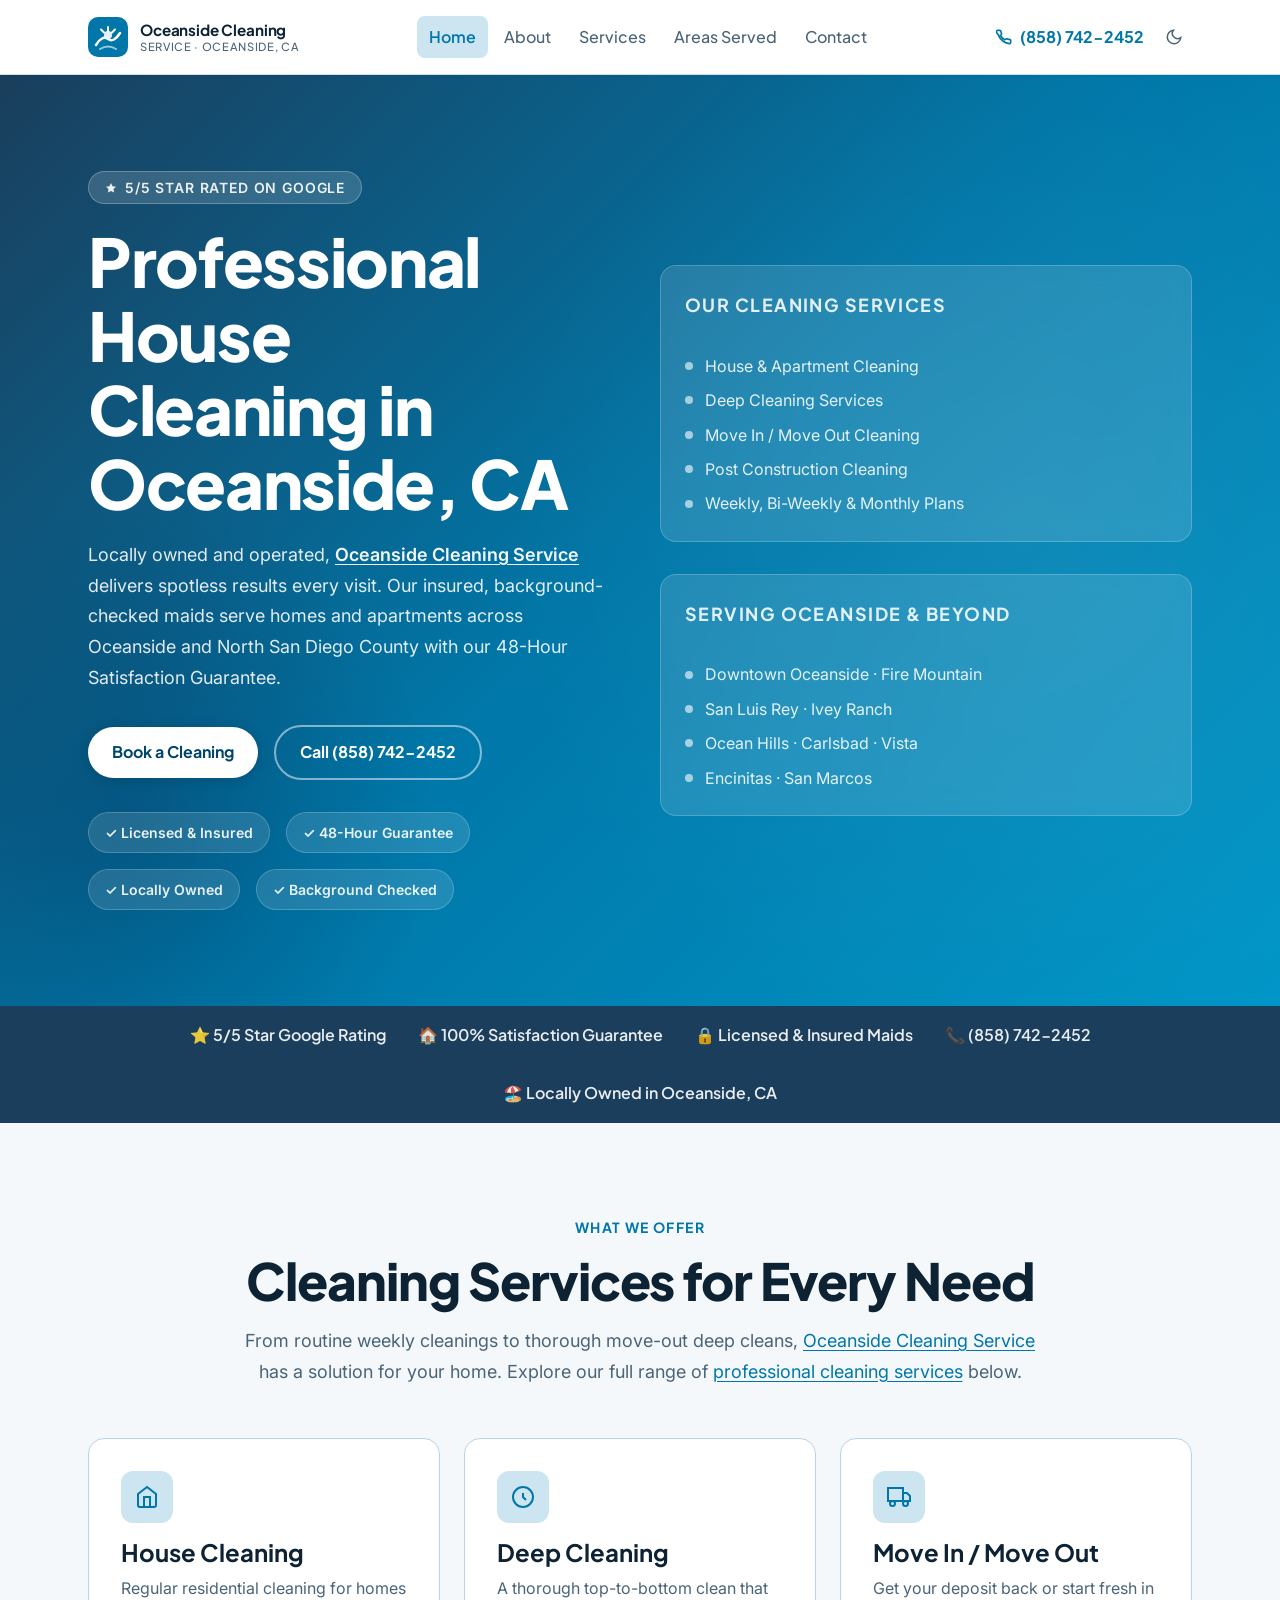
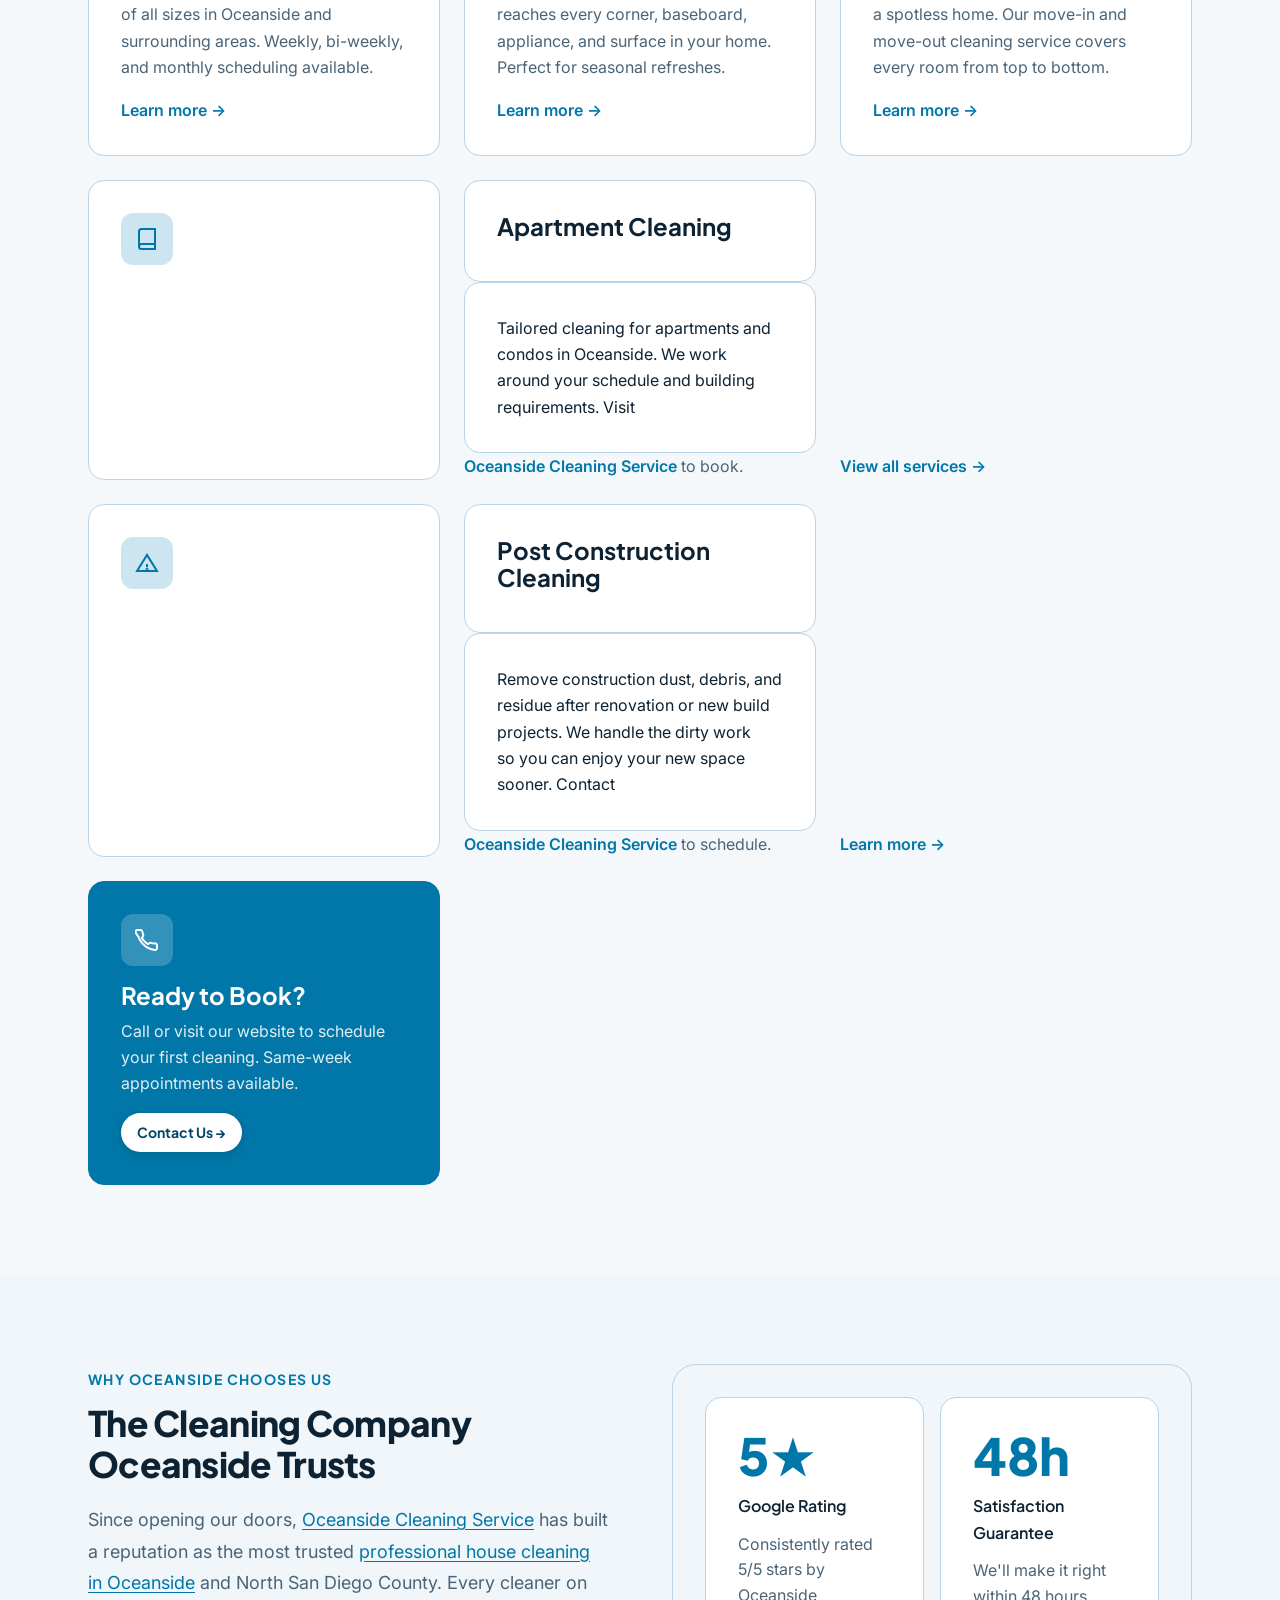
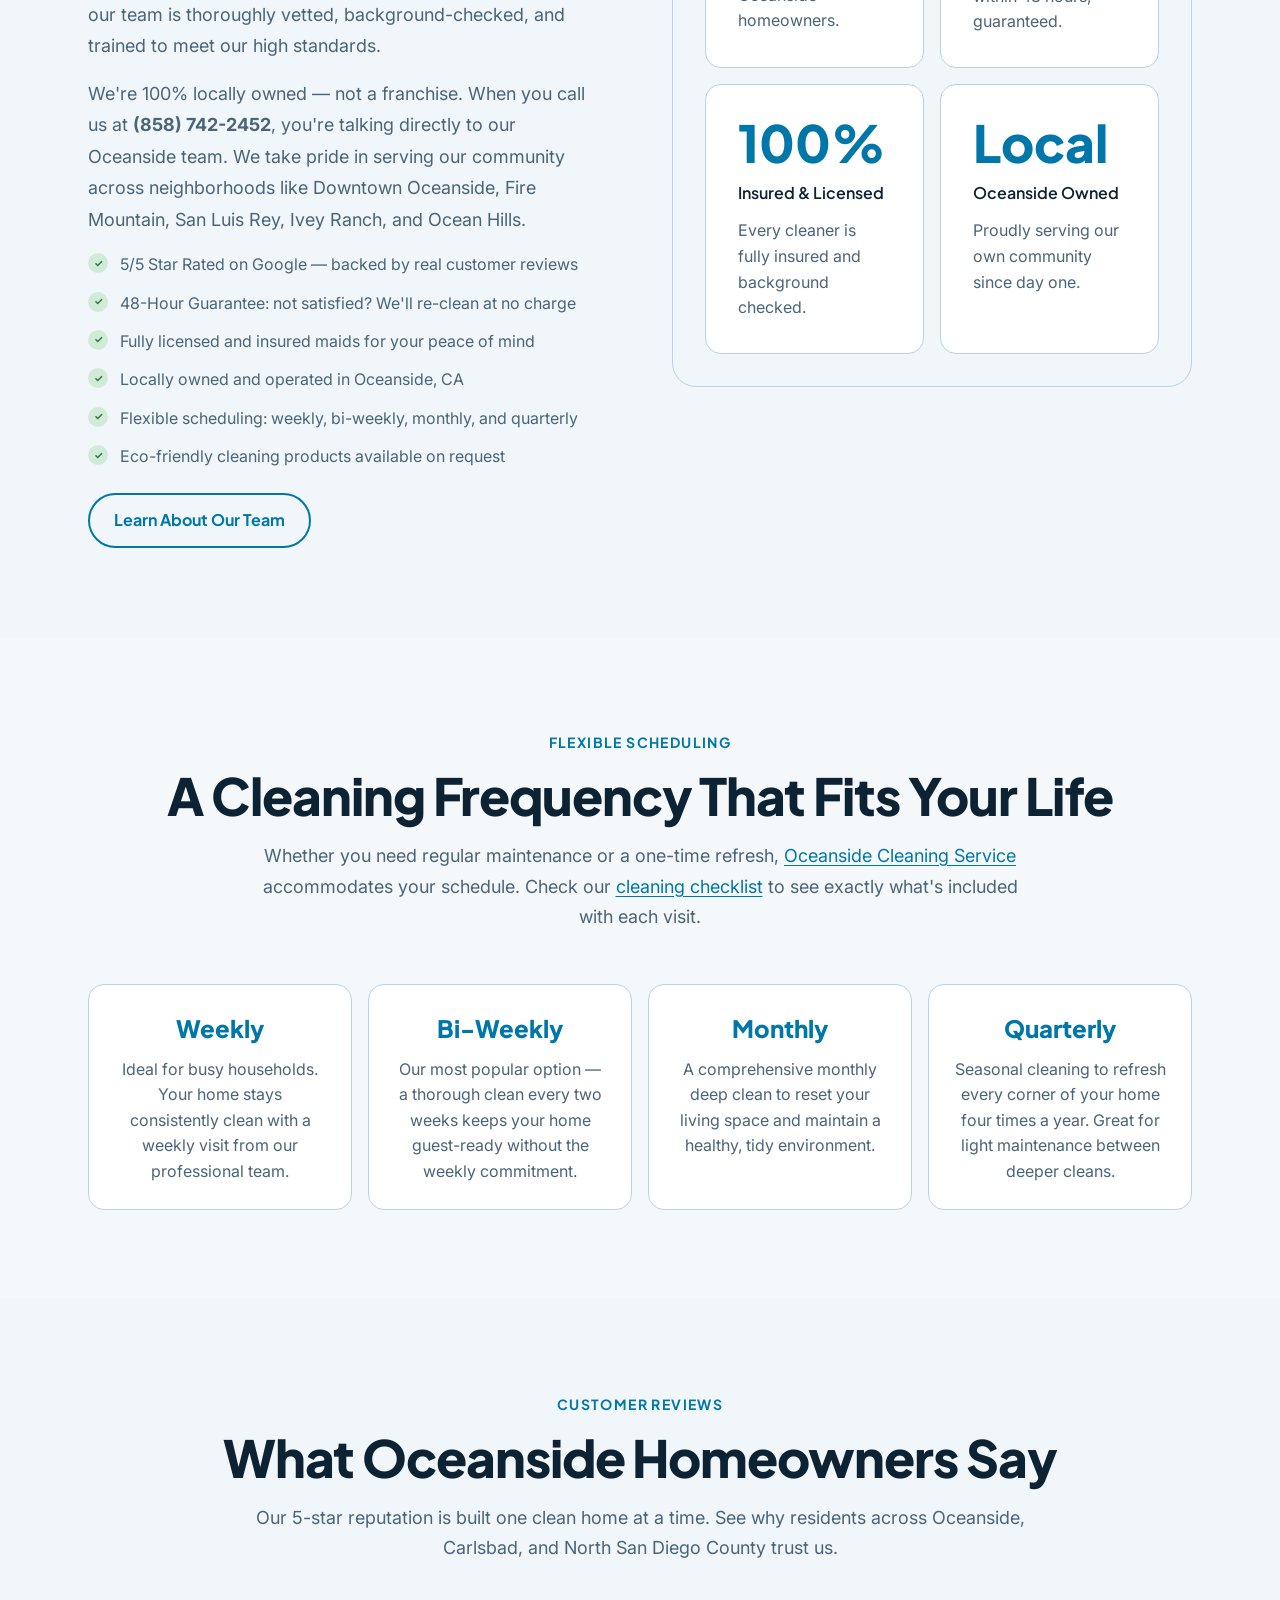
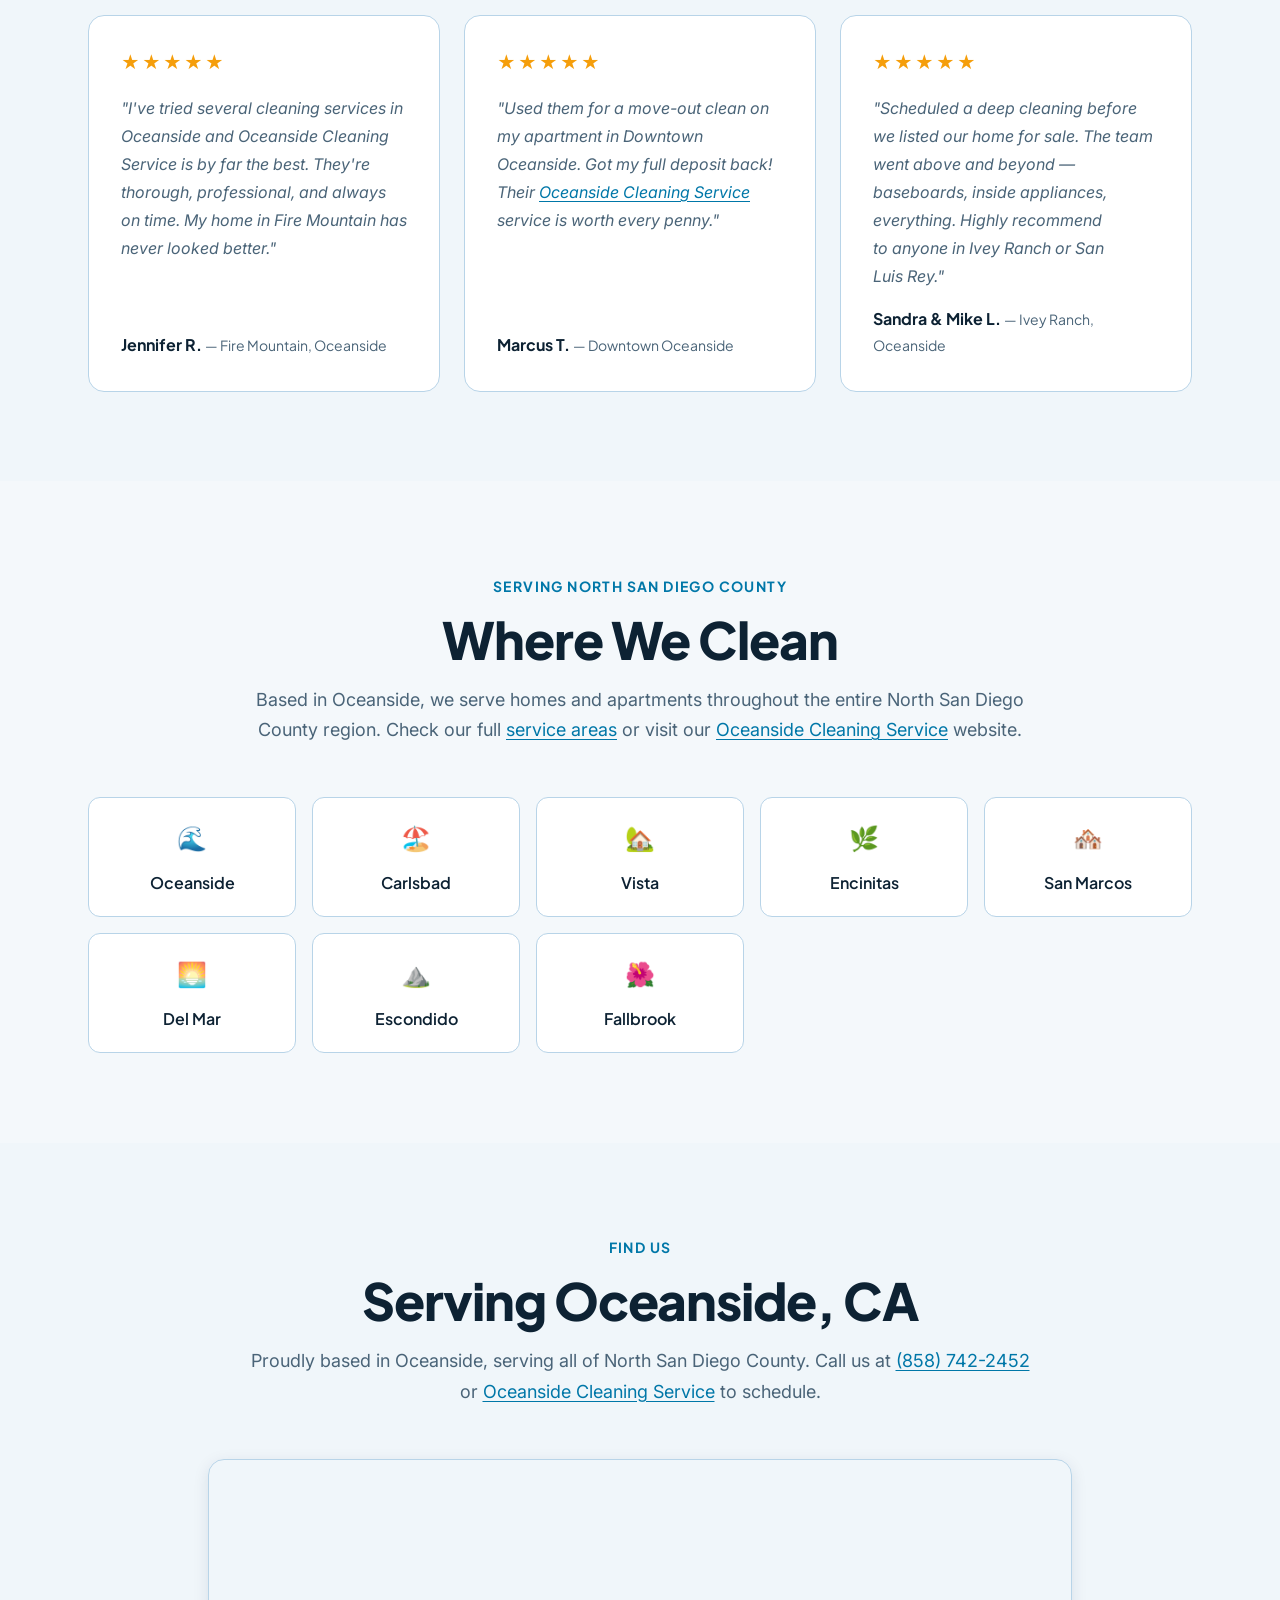
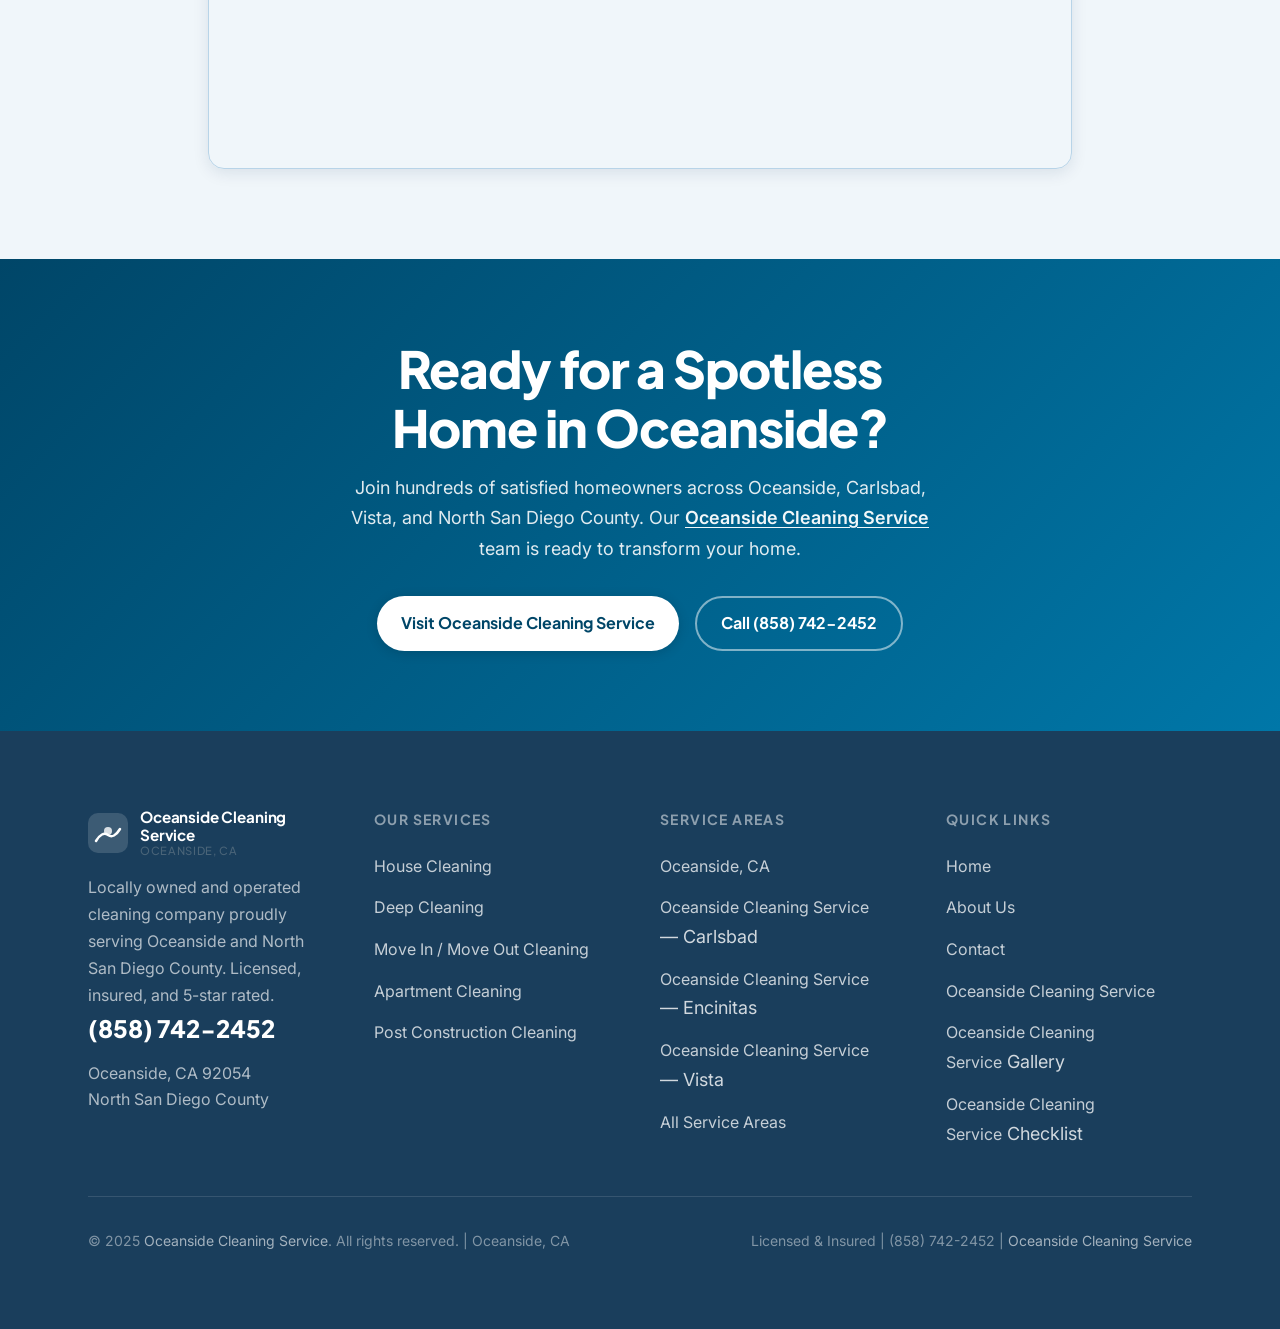
<file: oceanside-cloud-stack/index.html>
<!DOCTYPE html>
<html lang="en" data-theme="light">
<head>
  <meta charset="UTF-8">
  <meta name="viewport" content="width=device-width, initial-scale=1.0">
  <title>Oceanside Cleaning Service | Professional House Cleaning in Oceanside, CA</title>
  <meta name="description" content="Oceanside Cleaning Service offers 5-star rated professional house cleaning, deep cleaning, move-in/out cleaning, and more in Oceanside, CA. Call (858) 742-2452 today.">
  <meta name="keywords" content="cleaning services Oceanside CA, house cleaning Oceanside, maid service Oceanside, professional cleaners, deep cleaning Oceanside">
  <meta property="og:title" content="Oceanside Cleaning Service | Professional House Cleaning Oceanside CA">
  <meta property="og:description" content="5-star rated, locally owned cleaning company serving Oceanside and North San Diego County. Insured maids, 48-hour guarantee. Call (858) 742-2452.">
  <meta property="og:type" content="website">
  <meta property="og:url" content="https://oceansidecleaningservice.com/">
  <link rel="canonical" href="https://oceansidecleaningservice.com/">
  <link rel="stylesheet" href="styles.css">
  <script type="application/ld+json">
  {
    "@context": "https://schema.org",
    "@type": "LocalBusiness",
    "name": "Oceanside Cleaning Service",
    "telephone": "(858) 742-2452",
    "url": "https://www.oceansidecleaningservice.com/",
    "areaServed": [
      {"@type": "City", "name": "Oceanside", "addressRegion": "CA"},
      {"@type": "City", "name": "Carlsbad", "addressRegion": "CA"},
      {"@type": "City", "name": "Vista", "addressRegion": "CA"},
      {"@type": "City", "name": "Encinitas", "addressRegion": "CA"},
      {"@type": "City", "name": "San Marcos", "addressRegion": "CA"}
    ],
    "serviceType": ["House Cleaning", "Apartment Cleaning", "Deep Cleaning", "Move In Cleaning", "Move Out Cleaning", "Post Construction Cleaning"],
    "priceRange": "$$"
  }
  </script>
</head>
<body>

  <!-- HEADER -->
  <header class="site-header">
    <div class="container">
      <div class="header-inner">
        <a href="index.html" class="site-logo" aria-label="Oceanside Cleaning Service Home">
          <svg class="logo-icon" viewBox="0 0 40 40" fill="none" aria-hidden="true">
            <rect width="40" height="40" rx="10" fill="#0077a8"/>
            <path d="M8 28 Q14 18 20 22 Q26 26 32 16" stroke="white" stroke-width="2.5" stroke-linecap="round" fill="none"/>
            <path d="M20 14 L20 10 M16 15.5 L13 12.5 M24 15.5 L27 12.5" stroke="white" stroke-width="2" stroke-linecap="round"/>
            <circle cx="20" cy="18" r="4" fill="white" opacity="0.9"/>
            <path d="M12 32 Q20 27 28 32" stroke="white" stroke-width="2" stroke-linecap="round" fill="none" opacity="0.6"/>
          </svg>
          <span>
            <span class="logo-text-top">Oceanside Cleaning</span>
            <span class="logo-text-sub">Service · Oceanside, CA</span>
          </span>
        </a>
        <nav class="site-nav" id="main-nav" aria-label="Main navigation">
          <a href="index.html" class="nav-link active">Home</a>
          <a href="about.html" class="nav-link">About</a>
          <a href="services.html" class="nav-link">Services</a>
          <a href="areas-served.html" class="nav-link">Areas Served</a>
          <a href="contact.html" class="nav-link">Contact</a>
        </nav>
        <div class="header-cta">
          <a href="tel:8587422452" class="header-phone">
            <svg width="16" height="16" viewBox="0 0 24 24" fill="none" stroke="currentColor" stroke-width="2.5" aria-hidden="true"><path d="M22 16.92v3a2 2 0 01-2.18 2 19.79 19.79 0 01-8.63-3.07A19.5 19.5 0 013.52 8.82 19.79 19.79 0 01.46 4.19 2 2 0 012.44 2h3a2 2 0 012 1.72c.127.96.361 1.903.7 2.81a2 2 0 01-.45 2.11L6.91 9.91a16 16 0 006.16 6.16l1.27-.78a2 2 0 012.11-.45c.907.339 1.85.573 2.81.7A2 2 0 0122 16.92z"/></svg>
            (858) 742-2452
          </a>
          <button class="theme-toggle" data-theme-toggle aria-label="Switch to dark mode">
            <svg width="18" height="18" viewBox="0 0 24 24" fill="none" stroke="currentColor" stroke-width="2" aria-hidden="true"><path d="M21 12.79A9 9 0 1 1 11.21 3 7 7 0 0 0 21 12.79z"/></svg>
          </button>
          <button class="menu-toggle" id="menu-toggle" aria-expanded="false" aria-controls="main-nav" aria-label="Open menu">
            <svg width="22" height="22" viewBox="0 0 24 24" fill="none" stroke="currentColor" stroke-width="2.5" aria-hidden="true"><path d="M3 6h18M3 12h18M3 18h18"/></svg>
          </button>
        </div>
      </div>
    </div>
  </header>

  <main>
    <!-- HERO -->
    <section class="hero">
      <div class="container">
        <div class="hero__inner">
          <div class="hero__content">
            <div class="hero__badge">
              <svg width="12" height="12" viewBox="0 0 24 24" fill="currentColor" aria-hidden="true"><path d="M12 2l3.09 6.26L22 9.27l-5 4.87 1.18 6.88L12 17.77l-6.18 3.25L7 14.14 2 9.27l6.91-1.01L12 2z"/></svg>
              5/5 Star Rated on Google
            </div>
            <h1>Professional House Cleaning in Oceanside, CA</h1>
            <p>Locally owned and operated, <a href="https://www.oceansidecleaningservice.com/" style="color:rgba(255,255,255,0.95);font-weight:600;">Oceanside Cleaning Service</a> delivers spotless results every visit. Our insured, background-checked maids serve homes and apartments across Oceanside and North San Diego County with our 48-Hour Satisfaction Guarantee.</p>
            <div class="hero__actions">
              <a href="https://www.oceansidecleaningservice.com/" class="btn btn--primary">Book a Cleaning</a>
              <a href="tel:8587422452" class="btn btn--secondary">Call (858) 742-2452</a>
            </div>
            <div class="hero__trust">
              <span class="trust-badge">✓ Licensed &amp; Insured</span>
              <span class="trust-badge">✓ 48-Hour Guarantee</span>
              <span class="trust-badge">✓ Locally Owned</span>
              <span class="trust-badge">✓ Background Checked</span>
            </div>
          </div>
          <div class="hero__visual">
            <div class="hero-card">
              <p class="hero-card__title">Our Cleaning Services</p>
              <ul class="service-list">
                <li>House &amp; Apartment Cleaning</li>
                <li>Deep Cleaning Services</li>
                <li>Move In / Move Out Cleaning</li>
                <li>Post Construction Cleaning</li>
                <li>Weekly, Bi-Weekly &amp; Monthly Plans</li>
              </ul>
            </div>
            <div class="hero-card" style="margin-top: var(--space-4);">
              <p class="hero-card__title">Serving Oceanside &amp; Beyond</p>
              <ul class="service-list">
                <li>Downtown Oceanside · Fire Mountain</li>
                <li>San Luis Rey · Ivey Ranch</li>
                <li>Ocean Hills · Carlsbad · Vista</li>
                <li>Encinitas · San Marcos</li>
              </ul>
            </div>
          </div>
        </div>
      </div>
    </section>

    <!-- TRUST STRIP -->
    <div class="trust-strip">
      <div class="container">
        <div class="trust-strip__inner">
          <span class="trust-item">⭐ 5/5 Star Google Rating</span>
          <span class="trust-item">🏠 100% Satisfaction Guarantee</span>
          <span class="trust-item">🔒 Licensed &amp; Insured Maids</span>
          <span class="trust-item">📞 (858) 742-2452</span>
          <span class="trust-item">🏖️ Locally Owned in Oceanside, CA</span>
        </div>
      </div>
    </div>

    <!-- SERVICES OVERVIEW -->
    <section class="section">
      <div class="container">
        <div class="section-header section-header--center">
          <span class="section-eyebrow">What We Offer</span>
          <h2 class="section-title">Cleaning Services for Every Need</h2>
          <p class="section-desc">From routine weekly cleanings to thorough move-out deep cleans, <a href="https://www.oceansidecleaningservice.com/">Oceanside Cleaning Service</a> has a solution for your home. Explore our full range of <a href="services.html">professional cleaning services</a> below.</p>
        </div>
        <div class="services-grid">
          <a href="house-cleaning.html" class="service-card">
            <div class="service-card__icon">
              <svg width="24" height="24" viewBox="0 0 24 24" fill="none" stroke="currentColor" stroke-width="2" aria-hidden="true"><path d="M3 9l9-7 9 7v11a2 2 0 01-2 2H5a2 2 0 01-2-2z"/><polyline points="9,22 9,12 15,12 15,22"/></svg>
            </div>
            <div>
              <h3 class="service-card__title">House Cleaning</h3>
              <p class="service-card__desc">Regular residential cleaning for homes of all sizes in Oceanside and surrounding areas. Weekly, bi-weekly, and monthly scheduling available.</p>
            </div>
            <span class="service-card__link">Learn more →</span>
          </a>
          <a href="deep-cleaning.html" class="service-card">
            <div class="service-card__icon">
              <svg width="24" height="24" viewBox="0 0 24 24" fill="none" stroke="currentColor" stroke-width="2" aria-hidden="true"><circle cx="12" cy="12" r="10"/><path d="M12 8v4l3 3"/></svg>
            </div>
            <div>
              <h3 class="service-card__title">Deep Cleaning</h3>
              <p class="service-card__desc">A thorough top-to-bottom clean that reaches every corner, baseboard, appliance, and surface in your home. Perfect for seasonal refreshes.</p>
            </div>
            <span class="service-card__link">Learn more →</span>
          </a>
          <a href="move-in-out-cleaning.html" class="service-card">
            <div class="service-card__icon">
              <svg width="24" height="24" viewBox="0 0 24 24" fill="none" stroke="currentColor" stroke-width="2" aria-hidden="true"><rect x="1" y="3" width="15" height="13"/><polygon points="16,8 20,8 23,11 23,16 16,16 16,8"/><circle cx="5.5" cy="18.5" r="2.5"/><circle cx="18.5" cy="18.5" r="2.5"/></svg>
            </div>
            <div>
              <h3 class="service-card__title">Move In / Move Out</h3>
              <p class="service-card__desc">Get your deposit back or start fresh in a spotless home. Our move-in and move-out cleaning service covers every room from top to bottom.</p>
            </div>
            <span class="service-card__link">Learn more →</span>
          </a>
          <a href="services.html" class="service-card">
            <div class="service-card__icon">
              <svg width="24" height="24" viewBox="0 0 24 24" fill="none" stroke="currentColor" stroke-width="2" aria-hidden="true"><path d="M4 19.5A2.5 2.5 0 016.5 17H20"/><path d="M6.5 2H20v20H6.5A2.5 2.5 0 014 19.5v-15A2.5 2.5 0 016.5 2z"/></svg>
            </div>
            <div>
              <h3 class="service-card__title">Apartment Cleaning</h3>
              <p class="service-card__desc">Tailored cleaning for apartments and condos in Oceanside. We work around your schedule and building requirements. Visit <a href="https://www.oceansidecleaningservice.com/" style="text-decoration:none;font-weight:600;">Oceanside Cleaning Service</a> to book.</p>
            </div>
            <span class="service-card__link">View all services →</span>
          </a>
          <a href="services.html#post-construction" class="service-card">
            <div class="service-card__icon">
              <svg width="24" height="24" viewBox="0 0 24 24" fill="none" stroke="currentColor" stroke-width="2" aria-hidden="true"><polygon points="2,20 12,4 22,20"/><line x1="12" y1="13" x2="12" y2="16"/><circle cx="12" cy="18" r="0.5" fill="currentColor"/></svg>
            </div>
            <div>
              <h3 class="service-card__title">Post Construction Cleaning</h3>
              <p class="service-card__desc">Remove construction dust, debris, and residue after renovation or new build projects. We handle the dirty work so you can enjoy your new space sooner. Contact <a href="https://www.oceansidecleaningservice.com/" style="text-decoration:none;font-weight:600;">Oceanside Cleaning Service</a> to schedule.</p>
            </div>
            <span class="service-card__link">Learn more →</span>
          </a>
          <div class="service-card" style="background: var(--color-primary); border-color: var(--color-primary); cursor: default;">
            <div class="service-card__icon" style="background:rgba(255,255,255,0.2);">
              <svg width="24" height="24" viewBox="0 0 24 24" fill="none" stroke="white" stroke-width="2" aria-hidden="true"><path d="M22 16.92v3a2 2 0 01-2.18 2 19.79 19.79 0 01-8.63-3.07A19.5 19.5 0 013.52 8.82 19.79 19.79 0 01.46 4.19 2 2 0 012.44 2h3a2 2 0 012 1.72c.127.96.361 1.903.7 2.81a2 2 0 01-.45 2.11L6.91 9.91a16 16 0 006.16 6.16l1.27-.78a2 2 0 012.11-.45c.907.339 1.85.573 2.81.7A2 2 0 0122 16.92z"/></svg>
            </div>
            <div>
              <h3 class="service-card__title" style="color:#fff;">Ready to Book?</h3>
              <p class="service-card__desc" style="color:rgba(255,255,255,0.88);">Call or visit our website to schedule your first cleaning. Same-week appointments available.</p>
            </div>
            <a href="https://www.oceansidecleaningservice.com/" class="btn btn--primary btn--sm" style="margin-top:auto;width:fit-content;">Contact Us →</a>
          </div>
        </div>
      </div>
    </section>

    <!-- WHY CHOOSE US -->
    <section class="section section--alt">
      <div class="container">
        <div class="feature-block">
          <div class="feature-block__content">
            <span class="section-eyebrow">Why Oceanside Chooses Us</span>
            <h2>The Cleaning Company Oceanside Trusts</h2>
            <p>Since opening our doors, <a href="https://www.oceansidecleaningservice.com/">Oceanside Cleaning Service</a> has built a reputation as the most trusted <a href="house-cleaning.html">professional house cleaning in Oceanside</a> and North San Diego County. Every cleaner on our team is thoroughly vetted, background-checked, and trained to meet our high standards.</p>
            <p>We're 100% locally owned — not a franchise. When you call us at <strong>(858) 742-2452</strong>, you're talking directly to our Oceanside team. We take pride in serving our community across neighborhoods like Downtown Oceanside, Fire Mountain, San Luis Rey, Ivey Ranch, and Ocean Hills.</p>
            <ul class="feature-list">
              <li>5/5 Star Rated on Google — backed by real customer reviews</li>
              <li>48-Hour Guarantee: not satisfied? We'll re-clean at no charge</li>
              <li>Fully licensed and insured maids for your peace of mind</li>
              <li>Locally owned and operated in Oceanside, CA</li>
              <li>Flexible scheduling: weekly, bi-weekly, monthly, and quarterly</li>
              <li>Eco-friendly cleaning products available on request</li>
            </ul>
            <a href="about.html" class="btn btn--outline">Learn About Our Team</a>
          </div>
          <div class="feature-block__visual">
            <div class="info-grid" style="grid-template-columns:1fr 1fr; gap: var(--space-4);">
              <div class="info-card">
                <div class="info-card__number">5★</div>
                <div class="info-card__label">Google Rating</div>
                <p class="info-card__desc">Consistently rated 5/5 stars by Oceanside homeowners.</p>
              </div>
              <div class="info-card">
                <div class="info-card__number">48h</div>
                <div class="info-card__label">Satisfaction Guarantee</div>
                <p class="info-card__desc">We'll make it right within 48 hours, guaranteed.</p>
              </div>
              <div class="info-card">
                <div class="info-card__number">100%</div>
                <div class="info-card__label">Insured &amp; Licensed</div>
                <p class="info-card__desc">Every cleaner is fully insured and background checked.</p>
              </div>
              <div class="info-card">
                <div class="info-card__number">Local</div>
                <div class="info-card__label">Oceanside Owned</div>
                <p class="info-card__desc">Proudly serving our own community since day one.</p>
              </div>
            </div>
          </div>
        </div>
      </div>
    </section>

    <!-- SCHEDULE OPTIONS -->
    <section class="section">
      <div class="container">
        <div class="section-header section-header--center">
          <span class="section-eyebrow">Flexible Scheduling</span>
          <h2 class="section-title">A Cleaning Frequency That Fits Your Life</h2>
          <p class="section-desc">Whether you need regular maintenance or a one-time refresh, <a href="https://www.oceansidecleaningservice.com/">Oceanside Cleaning Service</a> accommodates your schedule. Check our <a href="https://www.oceansidecleaningservice.com/checklist.html">cleaning checklist</a> to see exactly what's included with each visit.</p>
        </div>
        <div class="schedule-grid">
          <div class="schedule-card">
            <div class="schedule-card__freq">Weekly</div>
            <p class="schedule-card__desc">Ideal for busy households. Your home stays consistently clean with a weekly visit from our professional team.</p>
          </div>
          <div class="schedule-card">
            <div class="schedule-card__freq">Bi-Weekly</div>
            <p class="schedule-card__desc">Our most popular option — a thorough clean every two weeks keeps your home guest-ready without the weekly commitment.</p>
          </div>
          <div class="schedule-card">
            <div class="schedule-card__freq">Monthly</div>
            <p class="schedule-card__desc">A comprehensive monthly deep clean to reset your living space and maintain a healthy, tidy environment.</p>
          </div>
          <div class="schedule-card">
            <div class="schedule-card__freq">Quarterly</div>
            <p class="schedule-card__desc">Seasonal cleaning to refresh every corner of your home four times a year. Great for light maintenance between deeper cleans.</p>
          </div>
        </div>
      </div>
    </section>

    <!-- TESTIMONIALS -->
    <section class="section section--alt">
      <div class="container">
        <div class="section-header section-header--center">
          <span class="section-eyebrow">Customer Reviews</span>
          <h2 class="section-title">What Oceanside Homeowners Say</h2>
          <p class="section-desc">Our 5-star reputation is built one clean home at a time. See why residents across Oceanside, Carlsbad, and North San Diego County trust us.</p>
        </div>
        <div class="testimonials-grid">
          <div class="testimonial-card">
            <div class="testimonial-stars">★★★★★</div>
            <p class="testimonial-text">"I've tried several cleaning services in Oceanside and Oceanside Cleaning Service is by far the best. They're thorough, professional, and always on time. My home in Fire Mountain has never looked better."</p>
            <div class="testimonial-author">Jennifer R. <span class="testimonial-location">— Fire Mountain, Oceanside</span></div>
          </div>
          <div class="testimonial-card">
            <div class="testimonial-stars">★★★★★</div>
            <p class="testimonial-text">"Used them for a move-out clean on my apartment in Downtown Oceanside. Got my full deposit back! Their <a href="https://www.oceansidecleaningservice.com/">Oceanside Cleaning Service</a> service is worth every penny."</p>
            <div class="testimonial-author">Marcus T. <span class="testimonial-location">— Downtown Oceanside</span></div>
          </div>
          <div class="testimonial-card">
            <div class="testimonial-stars">★★★★★</div>
            <p class="testimonial-text">"Scheduled a deep cleaning before we listed our home for sale. The team went above and beyond — baseboards, inside appliances, everything. Highly recommend to anyone in Ivey Ranch or San Luis Rey."</p>
            <div class="testimonial-author">Sandra &amp; Mike L. <span class="testimonial-location">— Ivey Ranch, Oceanside</span></div>
          </div>
        </div>
      </div>
    </section>

    <!-- SERVICE AREAS PREVIEW -->
    <section class="section">
      <div class="container">
        <div class="section-header section-header--center">
          <span class="section-eyebrow">Serving North San Diego County</span>
          <h2 class="section-title">Where We Clean</h2>
          <p class="section-desc">Based in Oceanside, we serve homes and apartments throughout the entire North San Diego County region. Check our full <a href="areas-served.html">service areas</a> or visit our <a href="https://www.oceansidecleaningservice.com/">Oceanside Cleaning Service</a> website.</p>
        </div>
        <div class="areas-grid">
          <div class="area-card"><span class="area-card__icon">🌊</span>Oceanside</div>
          <a href="https://www.oceansidecleaningservice.com/" class="area-card"><span class="area-card__icon">🏖️</span>Carlsbad</a>
          <a href="https://www.oceansidecleaningservice.com/" class="area-card"><span class="area-card__icon">🏡</span>Vista</a>
          <a href="https://www.oceansidecleaningservice.com/" class="area-card"><span class="area-card__icon">🌿</span>Encinitas</a>
          <a href="https://www.oceansidecleaningservice.com/" class="area-card"><span class="area-card__icon">🏘️</span>San Marcos</a>
          <a href="https://www.oceansidecleaningservice.com/" class="area-card"><span class="area-card__icon">🌅</span>Del Mar</a>
          <a href="https://www.oceansidecleaningservice.com/" class="area-card"><span class="area-card__icon">⛰️</span>Escondido</a>
          <a href="https://www.oceansidecleaningservice.com/" class="area-card"><span class="area-card__icon">🌺</span>Fallbrook</a>
        </div>
      </div>
    </section>

    <!-- MAP -->
    <section class="section section--alt">
      <div class="container container--narrow">
        <div class="section-header section-header--center">
          <span class="section-eyebrow">Find Us</span>
          <h2 class="section-title">Serving Oceanside, CA</h2>
          <p class="section-desc">Proudly based in Oceanside, serving all of North San Diego County. Call us at <a href="tel:8587422452">(858) 742-2452</a> or <a href="https://www.oceansidecleaningservice.com/">Oceanside Cleaning Service</a> to schedule.</p>
        </div>
        <div class="map-container">
          <iframe src="https://www.google.com/maps/embed?pb=!1m18!1m12!1m3!1d53449.39963091498!2d-117.38592865!3d33.19704295!2m3!1f0!2f0!3f0!3m2!1i1024!2i768!4f13.1!3m3!1m2!1s0x80dc655e649bad6f%3A0x452e6958ef41b301!2sOceanside%2C%20CA!5e0!3m2!1sen!1sus!4v1" width="100%" height="300" style="border:0;" allowfullscreen="" loading="lazy" referrerpolicy="no-referrer-when-downgrade" title="Oceanside, CA Map"></iframe>
        </div>
      </div>
    </section>

    <!-- CTA -->
    <section class="cta-section">
      <div class="container container--narrow">
        <h2>Ready for a Spotless Home in Oceanside?</h2>
        <p>Join hundreds of satisfied homeowners across Oceanside, Carlsbad, Vista, and North San Diego County. Our <a href="https://www.oceansidecleaningservice.com/" style="color:rgba(255,255,255,0.95);font-weight:600;">Oceanside Cleaning Service</a> team is ready to transform your home.</p>
        <div style="display:flex;flex-wrap:wrap;gap:var(--space-4);justify-content:center;">
          <a href="https://www.oceansidecleaningservice.com/" class="btn btn--primary">Visit Oceanside Cleaning Service</a>
          <a href="tel:8587422452" class="btn btn--secondary">Call (858) 742-2452</a>
        </div>
      </div>
    </section>
  </main>

  <!-- FOOTER -->
  <footer class="site-footer">
    <div class="container">
      <div class="footer-grid">
        <div class="footer-brand">
          <a href="index.html" class="site-logo" aria-label="Oceanside Cleaning Service">
            <svg class="logo-icon" viewBox="0 0 40 40" fill="none" aria-hidden="true">
              <rect width="40" height="40" rx="10" fill="rgba(255,255,255,0.15)"/>
              <path d="M8 28 Q14 18 20 22 Q26 26 32 16" stroke="white" stroke-width="2.5" stroke-linecap="round" fill="none"/>
              <circle cx="20" cy="18" r="4" fill="white" opacity="0.8"/>
            </svg>
            <span>
              <span class="logo-text-top" style="color:#fff;">Oceanside Cleaning Service</span>
              <span class="logo-text-sub">Oceanside, CA</span>
            </span>
          </a>
          <p>Locally owned and operated cleaning company proudly serving Oceanside and North San Diego County. Licensed, insured, and 5-star rated.</p>
          <a href="tel:8587422452" class="footer-phone">(858) 742-2452</a>
          <address class="footer-address">Oceanside, CA 92054<br>North San Diego County</address>
        </div>
        <div>
          <p class="footer-nav-title">Our Services</p>
          <ul class="footer-links">
            <li><a href="house-cleaning.html">House Cleaning</a></li>
            <li><a href="deep-cleaning.html">Deep Cleaning</a></li>
            <li><a href="move-in-out-cleaning.html">Move In / Move Out Cleaning</a></li>
            <li><a href="services.html">Apartment Cleaning</a></li>
            <li><a href="services.html#post-construction">Post Construction Cleaning</a></li>
          </ul>
        </div>
        <div>
          <p class="footer-nav-title">Service Areas</p>
          <ul class="footer-links">
            <li><a href="areas-served.html">Oceanside, CA</a></li>
            <li><a href="https://www.oceansidecleaningservice.com/">Oceanside Cleaning Service</a> — Carlsbad</li>
            <li><a href="https://www.oceansidecleaningservice.com/">Oceanside Cleaning Service</a> — Encinitas</li>
            <li><a href="https://www.oceansidecleaningservice.com/">Oceanside Cleaning Service</a> — Vista</li>
            <li><a href="areas-served.html">All Service Areas</a></li>
          </ul>
        </div>
        <div>
          <p class="footer-nav-title">Quick Links</p>
          <ul class="footer-links">
            <li><a href="index.html">Home</a></li>
            <li><a href="about.html">About Us</a></li>
            <li><a href="contact.html">Contact</a></li>
            <li><a href="https://www.oceansidecleaningservice.com/">Oceanside Cleaning Service</a></li>
            <li><a href="https://www.oceansidecleaningservice.com/">Oceanside Cleaning Service</a> Gallery</li>
            <li><a href="https://www.oceansidecleaningservice.com/">Oceanside Cleaning Service</a> Checklist</li>
          </ul>
        </div>
      </div>
      <div class="footer-bottom">
        <p>&copy; 2025 <a href="https://www.oceansidecleaningservice.com/">Oceanside Cleaning Service</a>. All rights reserved. | Oceanside, CA</p>
        <p>Licensed &amp; Insured | (858) 742-2452 | <a href="https://www.oceansidecleaningservice.com/">Oceanside Cleaning Service</a></p>
      </div>
    </div>
  </footer>

  <script>
    // Mobile nav toggle
    const toggle = document.getElementById('menu-toggle');
    const nav = document.getElementById('main-nav');
    toggle && toggle.addEventListener('click', () => {
      const open = nav.classList.toggle('open');
      toggle.setAttribute('aria-expanded', open);
    });
    // Theme toggle
    (function () {
      const t = document.querySelector('[data-theme-toggle]'), r = document.documentElement;
      let d = matchMedia('(prefers-color-scheme:dark)').matches ? 'dark' : 'light';
      r.setAttribute('data-theme', d);
      t && t.addEventListener('click', () => {
        d = d === 'dark' ? 'light' : 'dark';
        r.setAttribute('data-theme', d);
        t.setAttribute('aria-label', 'Switch to ' + (d === 'dark' ? 'light' : 'dark') + ' mode');
        t.innerHTML = d === 'dark'
          ? '<svg width="18" height="18" viewBox="0 0 24 24" fill="none" stroke="currentColor" stroke-width="2"><circle cx="12" cy="12" r="5"/><path d="M12 1v2M12 21v2M4.22 4.22l1.42 1.42M18.36 18.36l1.42 1.42M1 12h2M21 12h2M4.22 19.78l1.42-1.42M18.36 5.64l1.42-1.42"/></svg>'
          : '<svg width="18" height="18" viewBox="0 0 24 24" fill="none" stroke="currentColor" stroke-width="2"><path d="M21 12.79A9 9 0 1 1 11.21 3 7 7 0 0 0 21 12.79z"/></svg>';
      });
    })();
  </script>
</body>
</html>
</file>
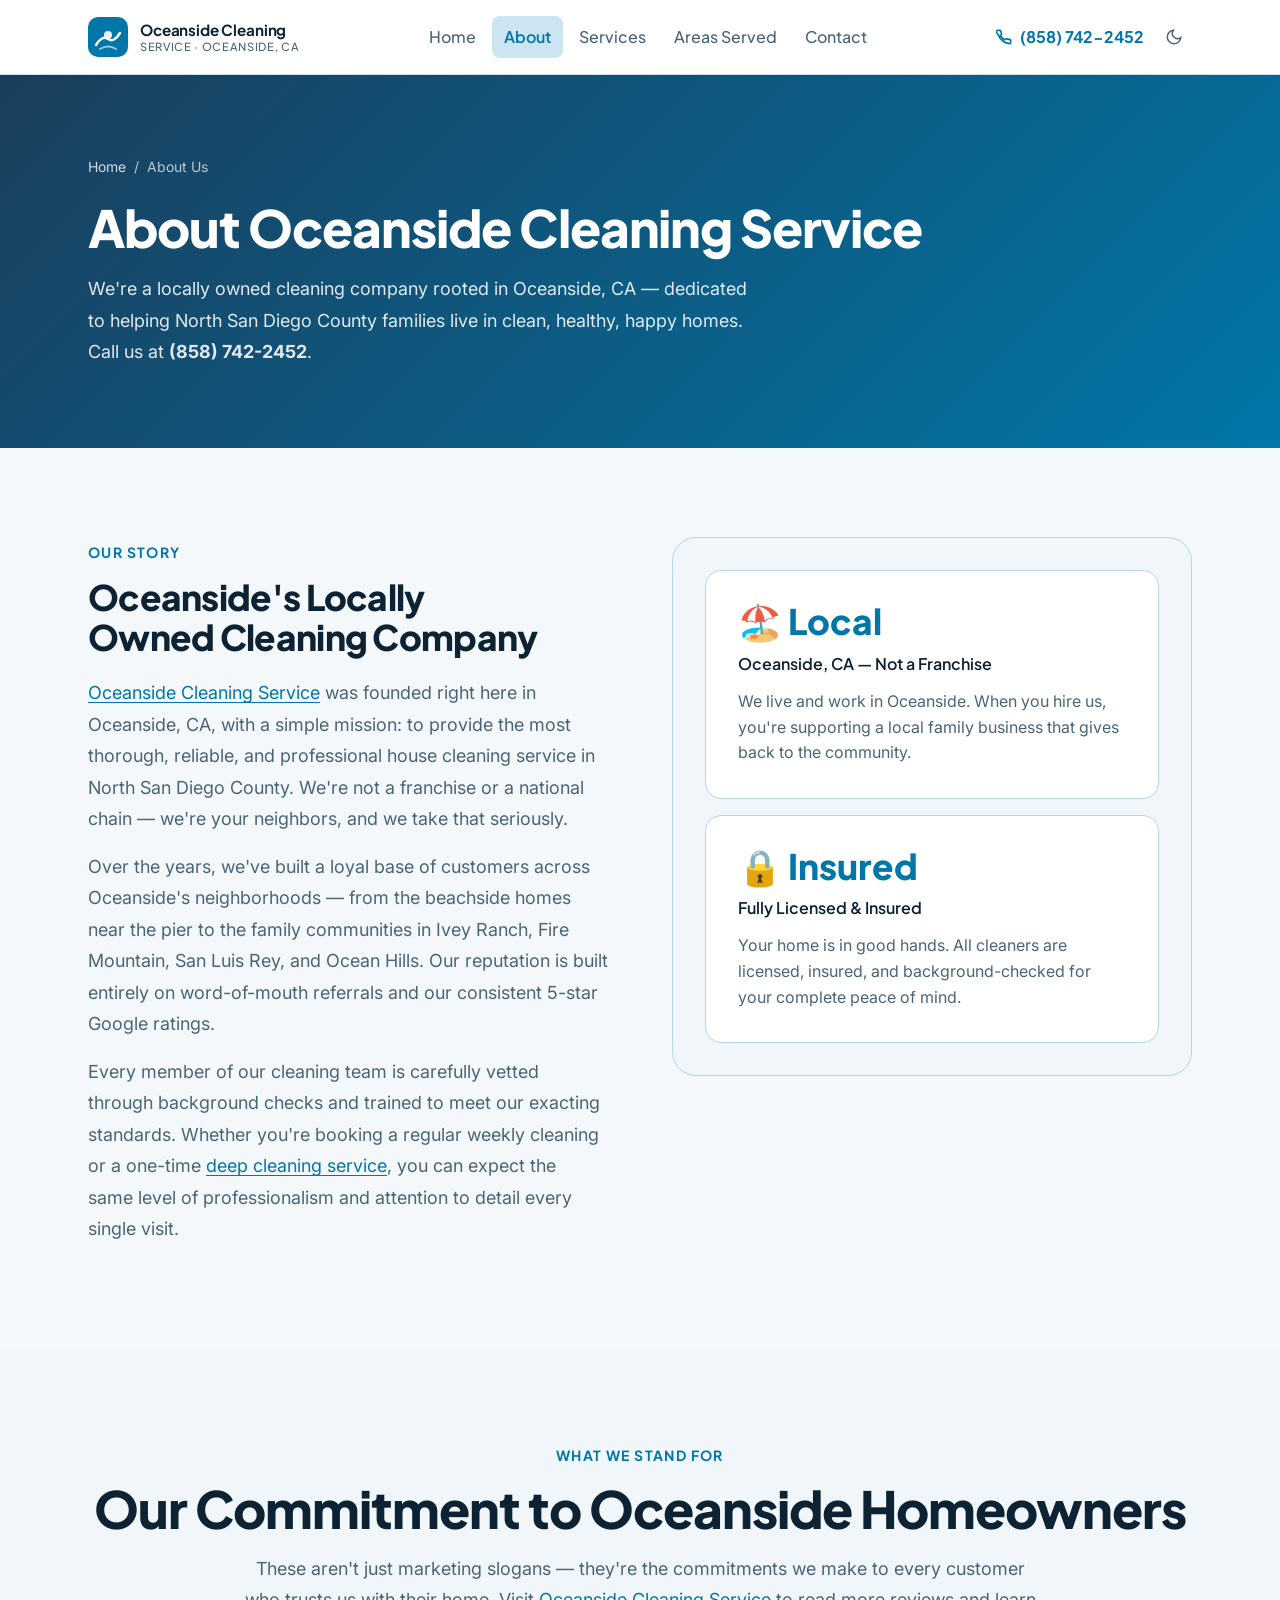
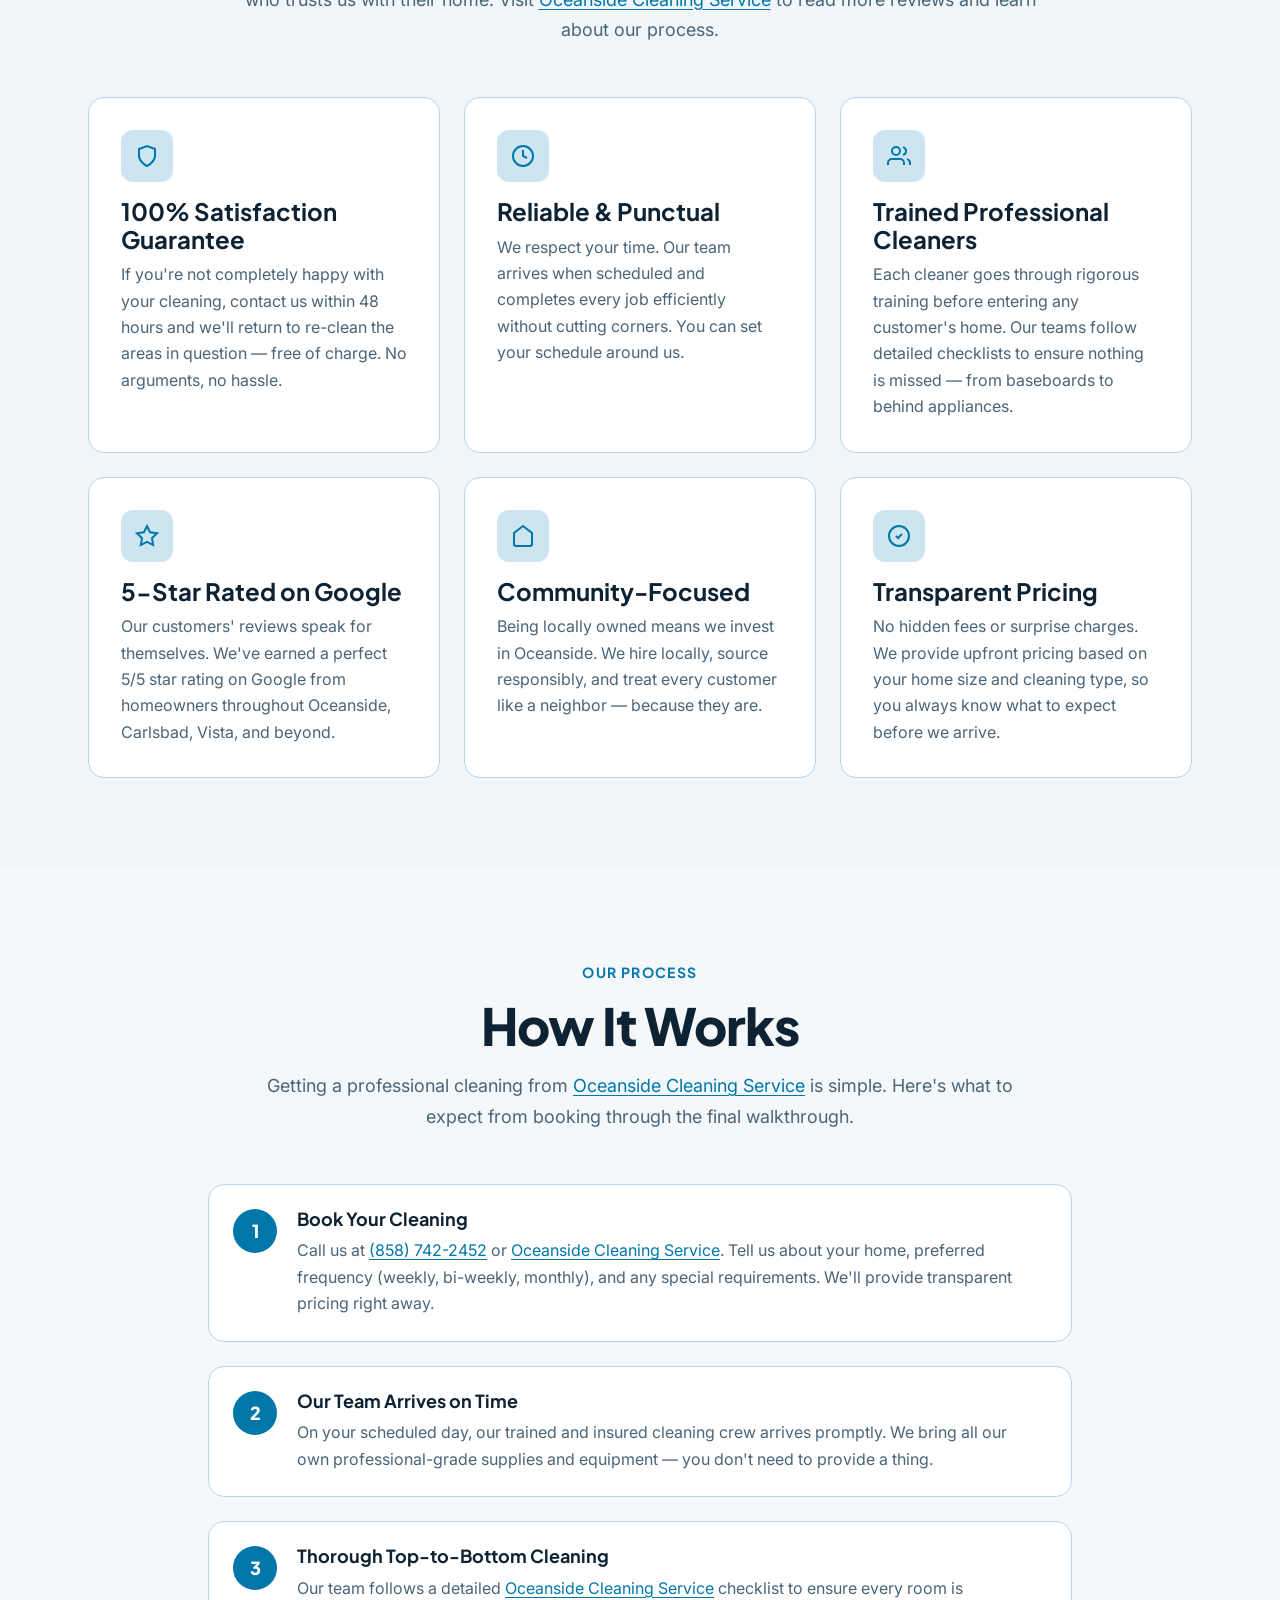
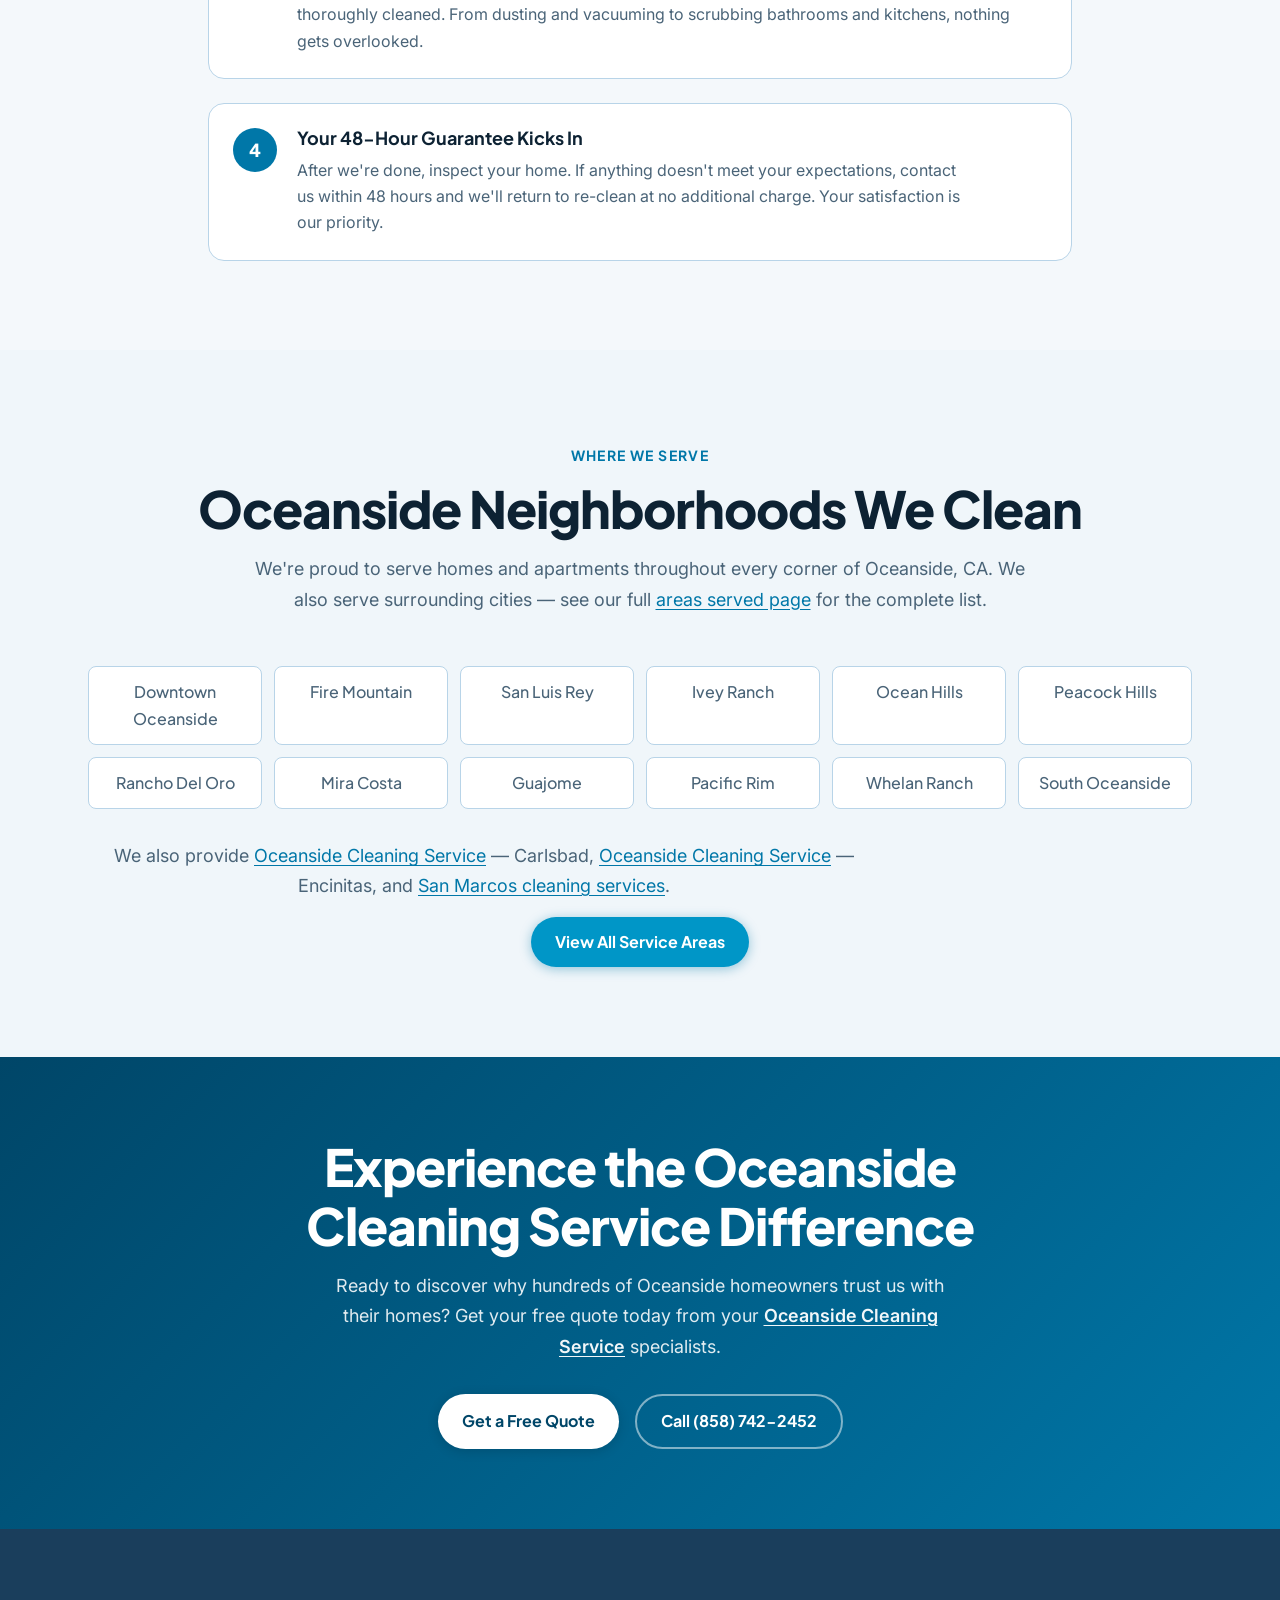
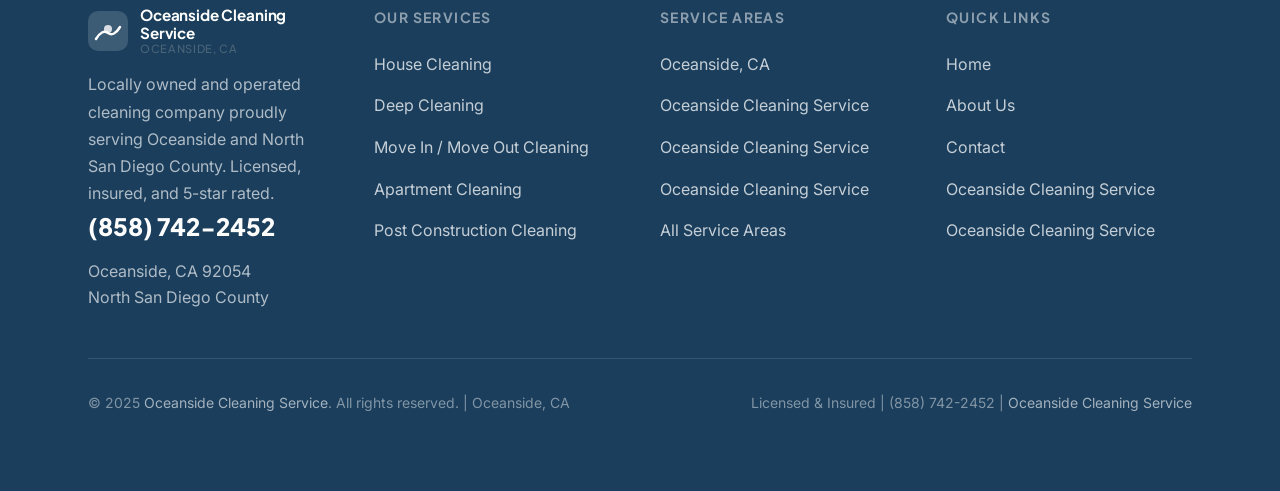
<file: oceanside-cloud-stack/about.html>
<!DOCTYPE html>
<html lang="en" data-theme="light">
<head>
  <meta charset="UTF-8">
  <meta name="viewport" content="width=device-width, initial-scale=1.0">
  <title>About Oceanside Cleaning Service | Locally Owned Maid Service in Oceanside, CA</title>
  <meta name="description" content="Learn about Oceanside Cleaning Service — a locally owned, licensed and insured cleaning company serving Oceanside and North San Diego County. 5-star rated, 48-hour guarantee.">
  <meta name="keywords" content="about Oceanside Cleaning Service, locally owned cleaning company Oceanside, insured maids Oceanside CA, maid service North San Diego County">
  <meta property="og:title" content="About Oceanside Cleaning Service — Locally Owned in Oceanside, CA">
  <meta property="og:description" content="Meet the team behind Oceanside's most trusted cleaning service. Licensed, insured, and 5-star rated.">
  <meta property="og:type" content="website">
  <link rel="stylesheet" href="styles.css">
  <script type="application/ld+json">
  {
    "@context": "https://schema.org",
    "@type": "LocalBusiness",
    "name": "Oceanside Cleaning Service",
    "telephone": "(858) 742-2452",
    "url": "https://www.oceansidecleaningservice.com/",
    "areaServed": [
      {"@type": "City", "name": "Oceanside", "addressRegion": "CA"},
      {"@type": "City", "name": "Carlsbad", "addressRegion": "CA"},
      {"@type": "City", "name": "Vista", "addressRegion": "CA"},
      {"@type": "City", "name": "Encinitas", "addressRegion": "CA"},
      {"@type": "City", "name": "San Marcos", "addressRegion": "CA"}
    ],
    "serviceType": ["House Cleaning", "Apartment Cleaning", "Deep Cleaning", "Move In Cleaning", "Move Out Cleaning", "Post Construction Cleaning"],
    "priceRange": "$$"
  }
  </script>
</head>
<body>

  <!-- HEADER -->
  <header class="site-header">
    <div class="container">
      <div class="header-inner">
        <a href="index.html" class="site-logo" aria-label="Oceanside Cleaning Service Home">
          <svg class="logo-icon" viewBox="0 0 40 40" fill="none" aria-hidden="true">
            <rect width="40" height="40" rx="10" fill="#0077a8"/>
            <path d="M8 28 Q14 18 20 22 Q26 26 32 16" stroke="white" stroke-width="2.5" stroke-linecap="round" fill="none"/>
            <circle cx="20" cy="18" r="4" fill="white" opacity="0.9"/>
            <path d="M12 32 Q20 27 28 32" stroke="white" stroke-width="2" stroke-linecap="round" fill="none" opacity="0.6"/>
          </svg>
          <span>
            <span class="logo-text-top">Oceanside Cleaning</span>
            <span class="logo-text-sub">Service · Oceanside, CA</span>
          </span>
        </a>
        <nav class="site-nav" id="main-nav" aria-label="Main navigation">
          <a href="index.html" class="nav-link">Home</a>
          <a href="about.html" class="nav-link active">About</a>
          <a href="services.html" class="nav-link">Services</a>
          <a href="areas-served.html" class="nav-link">Areas Served</a>
          <a href="contact.html" class="nav-link">Contact</a>
        </nav>
        <div class="header-cta">
          <a href="tel:8587422452" class="header-phone">
            <svg width="16" height="16" viewBox="0 0 24 24" fill="none" stroke="currentColor" stroke-width="2.5" aria-hidden="true"><path d="M22 16.92v3a2 2 0 01-2.18 2 19.79 19.79 0 01-8.63-3.07A19.5 19.5 0 013.52 8.82 19.79 19.79 0 01.46 4.19 2 2 0 012.44 2h3a2 2 0 012 1.72c.127.96.361 1.903.7 2.81a2 2 0 01-.45 2.11L6.91 9.91a16 16 0 006.16 6.16l1.27-.78a2 2 0 012.11-.45c.907.339 1.85.573 2.81.7A2 2 0 0122 16.92z"/></svg>
            (858) 742-2452
          </a>
          <button class="theme-toggle" data-theme-toggle aria-label="Switch to dark mode">
            <svg width="18" height="18" viewBox="0 0 24 24" fill="none" stroke="currentColor" stroke-width="2" aria-hidden="true"><path d="M21 12.79A9 9 0 1 1 11.21 3 7 7 0 0 0 21 12.79z"/></svg>
          </button>
          <button class="menu-toggle" id="menu-toggle" aria-expanded="false" aria-controls="main-nav" aria-label="Open menu">
            <svg width="22" height="22" viewBox="0 0 24 24" fill="none" stroke="currentColor" stroke-width="2.5" aria-hidden="true"><path d="M3 6h18M3 12h18M3 18h18"/></svg>
          </button>
        </div>
      </div>
    </div>
  </header>

  <main>
    <!-- PAGE HERO -->
    <section class="page-hero">
      <div class="container">
        <ol class="breadcrumb" aria-label="Breadcrumb">
          <li><a href="index.html">Home</a></li>
          <li aria-current="page">About Us</li>
        </ol>
        <h1>About Oceanside Cleaning Service</h1>
        <p>We're a locally owned cleaning company rooted in Oceanside, CA — dedicated to helping North San Diego County families live in clean, healthy, happy homes. Call us at <strong>(858) 742-2452</strong>.</p>
      </div>
    </section>

    <!-- ABOUT STORY -->
    <section class="section">
      <div class="container">
        <div class="feature-block">
          <div class="feature-block__content">
            <span class="section-eyebrow">Our Story</span>
            <h2>Oceanside's Locally Owned Cleaning Company</h2>
            <p><a href="https://www.oceansidecleaningservice.com/">Oceanside Cleaning Service</a> was founded right here in Oceanside, CA, with a simple mission: to provide the most thorough, reliable, and professional house cleaning service in North San Diego County. We're not a franchise or a national chain — we're your neighbors, and we take that seriously.</p>
            <p>Over the years, we've built a loyal base of customers across Oceanside's neighborhoods — from the beachside homes near the pier to the family communities in Ivey Ranch, Fire Mountain, San Luis Rey, and Ocean Hills. Our reputation is built entirely on word-of-mouth referrals and our consistent 5-star Google ratings.</p>
            <p>Every member of our cleaning team is carefully vetted through background checks and trained to meet our exacting standards. Whether you're booking a regular weekly cleaning or a one-time <a href="deep-cleaning.html">deep cleaning service</a>, you can expect the same level of professionalism and attention to detail every single visit.</p>
          </div>
          <div class="feature-block__visual">
            <div class="info-card" style="margin-bottom:var(--space-4);">
              <div class="info-card__number" style="font-size:var(--text-xl);">🏖️ Local</div>
              <div class="info-card__label">Oceanside, CA — Not a Franchise</div>
              <p class="info-card__desc">We live and work in Oceanside. When you hire us, you're supporting a local family business that gives back to the community.</p>
            </div>
            <div class="info-card">
              <div class="info-card__number" style="font-size:var(--text-xl);">🔒 Insured</div>
              <div class="info-card__label">Fully Licensed &amp; Insured</div>
              <p class="info-card__desc">Your home is in good hands. All cleaners are licensed, insured, and background-checked for your complete peace of mind.</p>
            </div>
          </div>
        </div>
      </div>
    </section>

    <!-- OUR VALUES -->
    <section class="section section--alt">
      <div class="container">
        <div class="section-header section-header--center">
          <span class="section-eyebrow">What We Stand For</span>
          <h2 class="section-title">Our Commitment to Oceanside Homeowners</h2>
          <p class="section-desc">These aren't just marketing slogans — they're the commitments we make to every customer who trusts us with their home. Visit <a href="https://www.oceansidecleaningservice.com/">Oceanside Cleaning Service</a> to read more reviews and learn about our process.</p>
        </div>
        <div class="services-grid">
          <div class="service-card" style="cursor:default;">
            <div class="service-card__icon">
              <svg width="24" height="24" viewBox="0 0 24 24" fill="none" stroke="currentColor" stroke-width="2" aria-hidden="true"><path d="M12 22s8-4 8-10V5l-8-3-8 3v7c0 6 8 10 8 10z"/></svg>
            </div>
            <div>
              <h3 class="service-card__title">100% Satisfaction Guarantee</h3>
              <p class="service-card__desc">If you're not completely happy with your cleaning, contact us within 48 hours and we'll return to re-clean the areas in question — free of charge. No arguments, no hassle.</p>
            </div>
          </div>
          <div class="service-card" style="cursor:default;">
            <div class="service-card__icon">
              <svg width="24" height="24" viewBox="0 0 24 24" fill="none" stroke="currentColor" stroke-width="2" aria-hidden="true"><circle cx="12" cy="12" r="10"/><polyline points="12 6 12 12 16 14"/></svg>
            </div>
            <div>
              <h3 class="service-card__title">Reliable &amp; Punctual</h3>
              <p class="service-card__desc">We respect your time. Our team arrives when scheduled and completes every job efficiently without cutting corners. You can set your schedule around us.</p>
            </div>
          </div>
          <div class="service-card" style="cursor:default;">
            <div class="service-card__icon">
              <svg width="24" height="24" viewBox="0 0 24 24" fill="none" stroke="currentColor" stroke-width="2" aria-hidden="true"><path d="M17 21v-2a4 4 0 00-4-4H5a4 4 0 00-4 4v2"/><circle cx="9" cy="7" r="4"/><path d="M23 21v-2a4 4 0 00-3-3.87"/><path d="M16 3.13a4 4 0 010 7.75"/></svg>
            </div>
            <div>
              <h3 class="service-card__title">Trained Professional Cleaners</h3>
              <p class="service-card__desc">Each cleaner goes through rigorous training before entering any customer's home. Our teams follow detailed checklists to ensure nothing is missed — from baseboards to behind appliances.</p>
            </div>
          </div>
          <div class="service-card" style="cursor:default;">
            <div class="service-card__icon">
              <svg width="24" height="24" viewBox="0 0 24 24" fill="none" stroke="currentColor" stroke-width="2" aria-hidden="true"><path d="M12 2l3.09 6.26L22 9.27l-5 4.87 1.18 6.88L12 17.77l-6.18 3.25L7 14.14 2 9.27l6.91-1.01L12 2z"/></svg>
            </div>
            <div>
              <h3 class="service-card__title">5-Star Rated on Google</h3>
              <p class="service-card__desc">Our customers' reviews speak for themselves. We've earned a perfect 5/5 star rating on Google from homeowners throughout Oceanside, Carlsbad, Vista, and beyond.</p>
            </div>
          </div>
          <div class="service-card" style="cursor:default;">
            <div class="service-card__icon">
              <svg width="24" height="24" viewBox="0 0 24 24" fill="none" stroke="currentColor" stroke-width="2" aria-hidden="true"><path d="M3 9l9-7 9 7v11a2 2 0 01-2 2H5a2 2 0 01-2-2z"/></svg>
            </div>
            <div>
              <h3 class="service-card__title">Community-Focused</h3>
              <p class="service-card__desc">Being locally owned means we invest in Oceanside. We hire locally, source responsibly, and treat every customer like a neighbor — because they are.</p>
            </div>
          </div>
          <div class="service-card" style="cursor:default;">
            <div class="service-card__icon">
              <svg width="24" height="24" viewBox="0 0 24 24" fill="none" stroke="currentColor" stroke-width="2" aria-hidden="true"><path d="M12 22C6.477 22 2 17.523 2 12S6.477 2 12 2s10 4.477 10 10-4.477 10-10 10z"/><path d="M9 12l2 2 4-4"/></svg>
            </div>
            <div>
              <h3 class="service-card__title">Transparent Pricing</h3>
              <p class="service-card__desc">No hidden fees or surprise charges. We provide upfront pricing based on your home size and cleaning type, so you always know what to expect before we arrive.</p>
            </div>
          </div>
        </div>
      </div>
    </section>

    <!-- HOW WE WORK -->
    <section class="section">
      <div class="container container--narrow">
        <div class="section-header section-header--center">
          <span class="section-eyebrow">Our Process</span>
          <h2 class="section-title">How It Works</h2>
          <p class="section-desc">Getting a professional cleaning from <a href="https://www.oceansidecleaningservice.com/">Oceanside Cleaning Service</a> is simple. Here's what to expect from booking through the final walkthrough.</p>
        </div>
        <div class="steps-list">
          <div class="step-item">
            <div class="step-number">1</div>
            <div class="step-content">
              <h3>Book Your Cleaning</h3>
              <p>Call us at <a href="tel:8587422452">(858) 742-2452</a> or <a href="https://www.oceansidecleaningservice.com/">Oceanside Cleaning Service</a>. Tell us about your home, preferred frequency (weekly, bi-weekly, monthly), and any special requirements. We'll provide transparent pricing right away.</p>
            </div>
          </div>
          <div class="step-item">
            <div class="step-number">2</div>
            <div class="step-content">
              <h3>Our Team Arrives on Time</h3>
              <p>On your scheduled day, our trained and insured cleaning crew arrives promptly. We bring all our own professional-grade supplies and equipment — you don't need to provide a thing.</p>
            </div>
          </div>
          <div class="step-item">
            <div class="step-number">3</div>
            <div class="step-content">
              <h3>Thorough Top-to-Bottom Cleaning</h3>
              <p>Our team follows a detailed <a href="https://www.oceansidecleaningservice.com/">Oceanside Cleaning Service</a> checklist to ensure every room is thoroughly cleaned. From dusting and vacuuming to scrubbing bathrooms and kitchens, nothing gets overlooked.</p>
            </div>
          </div>
          <div class="step-item">
            <div class="step-number">4</div>
            <div class="step-content">
              <h3>Your 48-Hour Guarantee Kicks In</h3>
              <p>After we're done, inspect your home. If anything doesn't meet your expectations, contact us within 48 hours and we'll return to re-clean at no additional charge. Your satisfaction is our priority.</p>
            </div>
          </div>
        </div>
      </div>
    </section>

    <!-- NEIGHBORHOODS -->
    <section class="section section--alt">
      <div class="container">
        <div class="section-header section-header--center">
          <span class="section-eyebrow">Where We Serve</span>
          <h2 class="section-title">Oceanside Neighborhoods We Clean</h2>
          <p class="section-desc">We're proud to serve homes and apartments throughout every corner of Oceanside, CA. We also serve surrounding cities — see our full <a href="areas-served.html">areas served page</a> for the complete list.</p>
        </div>
        <div class="neighborhood-grid">
          <div class="neighborhood-tag">Downtown Oceanside</div>
          <div class="neighborhood-tag">Fire Mountain</div>
          <div class="neighborhood-tag">San Luis Rey</div>
          <div class="neighborhood-tag">Ivey Ranch</div>
          <div class="neighborhood-tag">Ocean Hills</div>
          <div class="neighborhood-tag">Peacock Hills</div>
          <div class="neighborhood-tag">Rancho Del Oro</div>
          <div class="neighborhood-tag">Mira Costa</div>
          <div class="neighborhood-tag">Guajome</div>
          <div class="neighborhood-tag">Pacific Rim</div>
          <div class="neighborhood-tag">Whelan Ranch</div>
          <div class="neighborhood-tag">South Oceanside</div>
        </div>
        <div style="text-align:center;margin-top:var(--space-8);">
          <p style="margin-bottom:var(--space-4);color:var(--color-text-muted);">We also provide <a href="https://www.oceansidecleaningservice.com/">Oceanside Cleaning Service</a> — Carlsbad, <a href="https://www.oceansidecleaningservice.com/">Oceanside Cleaning Service</a> — Encinitas, and <a href="https://www.oceansidecleaningservice.com/locations/san-marcos-cleaning-services/">San Marcos cleaning services</a>.</p>
          <a href="areas-served.html" class="btn btn--cta">View All Service Areas</a>
        </div>
      </div>
    </section>

    <!-- CTA -->
    <section class="cta-section">
      <div class="container container--narrow">
        <h2>Experience the Oceanside Cleaning Service Difference</h2>
        <p>Ready to discover why hundreds of Oceanside homeowners trust us with their homes? Get your free quote today from your <a href="https://www.oceansidecleaningservice.com/" style="color:rgba(255,255,255,0.95);font-weight:600;">Oceanside Cleaning Service</a> specialists.</p>
        <div style="display:flex;flex-wrap:wrap;gap:var(--space-4);justify-content:center;">
          <a href="https://www.oceansidecleaningservice.com/" class="btn btn--primary">Get a Free Quote</a>
          <a href="tel:8587422452" class="btn btn--secondary">Call (858) 742-2452</a>
        </div>
      </div>
    </section>
  </main>

  <!-- FOOTER -->
  <footer class="site-footer">
    <div class="container">
      <div class="footer-grid">
        <div class="footer-brand">
          <a href="index.html" class="site-logo" aria-label="Oceanside Cleaning Service">
            <svg class="logo-icon" viewBox="0 0 40 40" fill="none" aria-hidden="true">
              <rect width="40" height="40" rx="10" fill="rgba(255,255,255,0.15)"/>
              <path d="M8 28 Q14 18 20 22 Q26 26 32 16" stroke="white" stroke-width="2.5" stroke-linecap="round" fill="none"/>
              <circle cx="20" cy="18" r="4" fill="white" opacity="0.8"/>
            </svg>
            <span>
              <span class="logo-text-top" style="color:#fff;">Oceanside Cleaning Service</span>
              <span class="logo-text-sub">Oceanside, CA</span>
            </span>
          </a>
          <p>Locally owned and operated cleaning company proudly serving Oceanside and North San Diego County. Licensed, insured, and 5-star rated.</p>
          <a href="tel:8587422452" class="footer-phone">(858) 742-2452</a>
          <address class="footer-address">Oceanside, CA 92054<br>North San Diego County</address>
        </div>
        <div>
          <p class="footer-nav-title">Our Services</p>
          <ul class="footer-links">
            <li><a href="house-cleaning.html">House Cleaning</a></li>
            <li><a href="deep-cleaning.html">Deep Cleaning</a></li>
            <li><a href="move-in-out-cleaning.html">Move In / Move Out Cleaning</a></li>
            <li><a href="services.html">Apartment Cleaning</a></li>
            <li><a href="services.html#post-construction">Post Construction Cleaning</a></li>
          </ul>
        </div>
        <div>
          <p class="footer-nav-title">Service Areas</p>
          <ul class="footer-links">
            <li><a href="areas-served.html">Oceanside, CA</a></li>
            <li><a href="https://www.oceansidecleaningservice.com/">Oceanside Cleaning Service</a></li>
            <li><a href="https://www.oceansidecleaningservice.com/">Oceanside Cleaning Service</a></li>
            <li><a href="https://www.oceansidecleaningservice.com/">Oceanside Cleaning Service</a></li>
            <li><a href="areas-served.html">All Service Areas</a></li>
          </ul>
        </div>
        <div>
          <p class="footer-nav-title">Quick Links</p>
          <ul class="footer-links">
            <li><a href="index.html">Home</a></li>
            <li><a href="about.html">About Us</a></li>
            <li><a href="contact.html">Contact</a></li>
            <li><a href="https://www.oceansidecleaningservice.com/">Oceanside Cleaning Service</a></li>
            <li><a href="https://www.oceansidecleaningservice.com/">Oceanside Cleaning Service</a></li>
          </ul>
        </div>
      </div>
      <div class="footer-bottom">
        <p>&copy; 2025 <a href="https://www.oceansidecleaningservice.com/">Oceanside Cleaning Service</a>. All rights reserved. | Oceanside, CA</p>
        <p>Licensed &amp; Insured | (858) 742-2452 | <a href="https://www.oceansidecleaningservice.com/">Oceanside Cleaning Service</a></p>
      </div>
    </div>
  </footer>

  <script>
    const toggle = document.getElementById('menu-toggle');
    const nav = document.getElementById('main-nav');
    toggle && toggle.addEventListener('click', () => {
      const open = nav.classList.toggle('open');
      toggle.setAttribute('aria-expanded', open);
    });
    (function () {
      const t = document.querySelector('[data-theme-toggle]'), r = document.documentElement;
      let d = matchMedia('(prefers-color-scheme:dark)').matches ? 'dark' : 'light';
      r.setAttribute('data-theme', d);
      t && t.addEventListener('click', () => {
        d = d === 'dark' ? 'light' : 'dark';
        r.setAttribute('data-theme', d);
        t.innerHTML = d === 'dark'
          ? '<svg width="18" height="18" viewBox="0 0 24 24" fill="none" stroke="currentColor" stroke-width="2"><circle cx="12" cy="12" r="5"/><path d="M12 1v2M12 21v2M4.22 4.22l1.42 1.42M18.36 18.36l1.42 1.42M1 12h2M21 12h2M4.22 19.78l1.42-1.42M18.36 5.64l1.42-1.42"/></svg>'
          : '<svg width="18" height="18" viewBox="0 0 24 24" fill="none" stroke="currentColor" stroke-width="2"><path d="M21 12.79A9 9 0 1 1 11.21 3 7 7 0 0 0 21 12.79z"/></svg>';
      });
    })();
  </script>
</body>
</html>
</file>
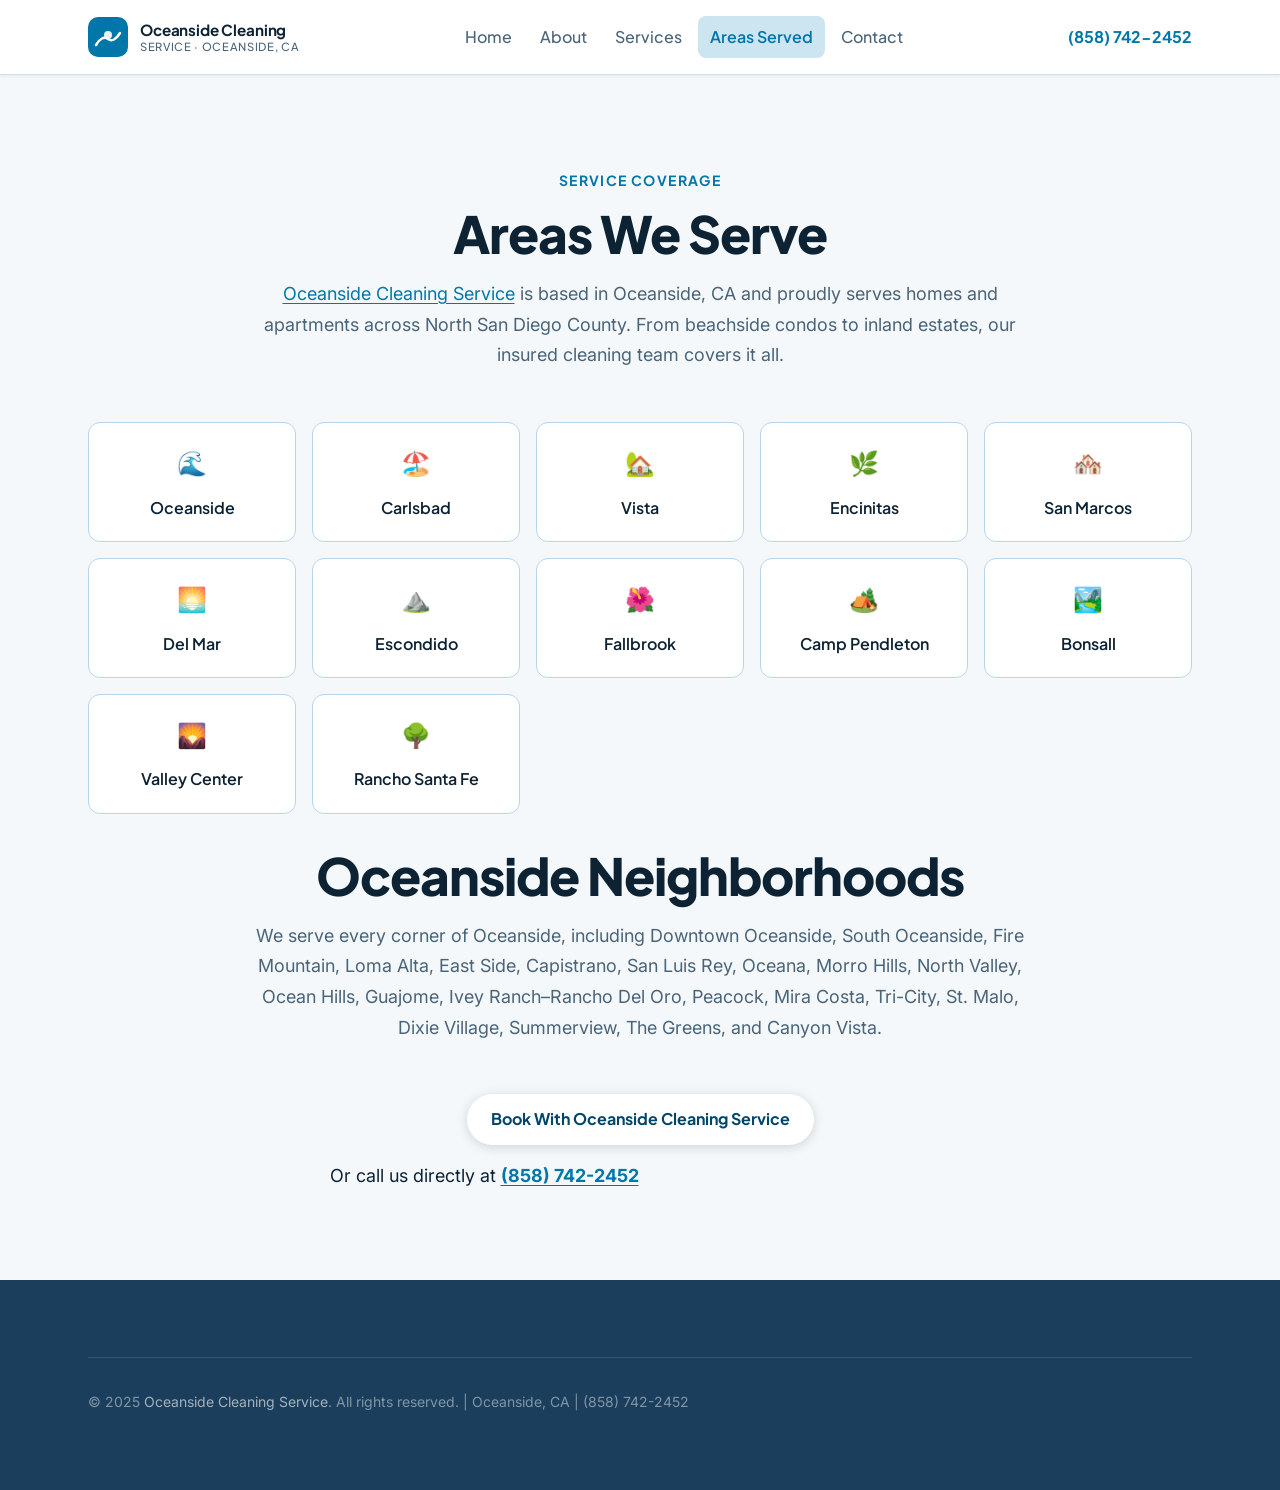
<file: oceanside-cloud-stack/areas-served.html>
<!DOCTYPE html>
<html lang="en" data-theme="light">
<head>
  <meta charset="UTF-8">
  <meta name="viewport" content="width=device-width, initial-scale=1.0">
  <title>Areas Served | Oceanside Cleaning Service | North San Diego County</title>
  <meta name="description" content="Oceanside Cleaning Service serves Oceanside, Carlsbad, Vista, Encinitas, San Marcos, Del Mar, Escondido, Fallbrook, and all of North San Diego County.">
  <link rel="stylesheet" href="styles.css">
  <script type="application/ld+json">
  {
    "@context": "https://schema.org",
    "@type": "LocalBusiness",
    "name": "Oceanside Cleaning Service",
    "telephone": "(858) 742-2452",
    "url": "https://www.oceansidecleaningservice.com/",
    "areaServed": [
      {"@type": "City", "name": "Oceanside", "addressRegion": "CA"},
      {"@type": "City", "name": "Carlsbad", "addressRegion": "CA"},
      {"@type": "City", "name": "Vista", "addressRegion": "CA"},
      {"@type": "City", "name": "Encinitas", "addressRegion": "CA"},
      {"@type": "City", "name": "San Marcos", "addressRegion": "CA"},
      {"@type": "City", "name": "Del Mar", "addressRegion": "CA"},
      {"@type": "City", "name": "Escondido", "addressRegion": "CA"},
      {"@type": "City", "name": "Fallbrook", "addressRegion": "CA"}
    ],
    "serviceType": ["House Cleaning", "Apartment Cleaning", "Deep Cleaning", "Move In Cleaning", "Move Out Cleaning", "Post Construction Cleaning"],
    "priceRange": "$$"
  }
  </script>
</head>
<body>
  <header class="site-header">
    <div class="container">
      <div class="header-inner">
        <a href="index.html" class="site-logo" aria-label="Oceanside Cleaning Service Home">
          <svg class="logo-icon" viewBox="0 0 40 40" fill="none" aria-hidden="true">
            <rect width="40" height="40" rx="10" fill="#0077a8"/>
            <path d="M8 28 Q14 18 20 22 Q26 26 32 16" stroke="white" stroke-width="2.5" stroke-linecap="round" fill="none"/>
            <circle cx="20" cy="18" r="4" fill="white" opacity="0.9"/>
          </svg>
          <span>
            <span class="logo-text-top">Oceanside Cleaning</span>
            <span class="logo-text-sub">Service · Oceanside, CA</span>
          </span>
        </a>
        <nav class="site-nav" id="main-nav" aria-label="Main navigation">
          <a href="index.html" class="nav-link">Home</a>
          <a href="about.html" class="nav-link">About</a>
          <a href="services.html" class="nav-link">Services</a>
          <a href="areas-served.html" class="nav-link active">Areas Served</a>
          <a href="contact.html" class="nav-link">Contact</a>
        </nav>
        <div class="header-cta">
          <a href="tel:8587422452" class="header-phone">(858) 742-2452</a>
        </div>
      </div>
    </div>
  </header>

  <main>
    <section class="section">
      <div class="container">
        <div class="section-header section-header--center">
          <span class="section-eyebrow">Service Coverage</span>
          <h1 class="section-title">Areas We Serve</h1>
          <p class="section-desc"><a href="https://www.oceansidecleaningservice.com/">Oceanside Cleaning Service</a> is based in Oceanside, CA and proudly serves homes and apartments across North San Diego County. From beachside condos to inland estates, our insured cleaning team covers it all.</p>
        </div>

        <div class="areas-grid" style="margin-bottom: var(--space-8);">
          <div class="area-card"><span class="area-card__icon">🌊</span>Oceanside</div>
          <div class="area-card"><span class="area-card__icon">🏖️</span>Carlsbad</div>
          <div class="area-card"><span class="area-card__icon">🏡</span>Vista</div>
          <div class="area-card"><span class="area-card__icon">🌿</span>Encinitas</div>
          <div class="area-card"><span class="area-card__icon">🏘️</span>San Marcos</div>
          <div class="area-card"><span class="area-card__icon">🌅</span>Del Mar</div>
          <div class="area-card"><span class="area-card__icon">⛰️</span>Escondido</div>
          <div class="area-card"><span class="area-card__icon">🌺</span>Fallbrook</div>
          <div class="area-card"><span class="area-card__icon">🏕️</span>Camp Pendleton</div>
          <div class="area-card"><span class="area-card__icon">🏞️</span>Bonsall</div>
          <div class="area-card"><span class="area-card__icon">🌄</span>Valley Center</div>
          <div class="area-card"><span class="area-card__icon">🌳</span>Rancho Santa Fe</div>
        </div>

        <div class="section-header section-header--center">
          <h2 class="section-title">Oceanside Neighborhoods</h2>
          <p class="section-desc">We serve every corner of Oceanside, including Downtown Oceanside, South Oceanside, Fire Mountain, Loma Alta, East Side, Capistrano, San Luis Rey, Oceana, Morro Hills, North Valley, Ocean Hills, Guajome, Ivey Ranch–Rancho Del Oro, Peacock, Mira Costa, Tri-City, St. Malo, Dixie Village, Summerview, The Greens, and Canyon Vista.</p>
        </div>

        <div style="text-align:center; margin-top: var(--space-6);">
          <a href="https://www.oceansidecleaningservice.com/" class="btn btn--primary">Book With Oceanside Cleaning Service</a>
          <p style="margin-top: var(--space-4);">Or call us directly at <a href="tel:8587422452"><strong>(858) 742-2452</strong></a></p>
        </div>
      </div>
    </section>
  </main>

  <footer class="site-footer">
    <div class="container">
      <div class="footer-bottom">
        <p>&copy; 2025 <a href="https://www.oceansidecleaningservice.com/">Oceanside Cleaning Service</a>. All rights reserved. | Oceanside, CA | (858) 742-2452</p>
      </div>
    </div>
  </footer>
</body>
</html>
</file>
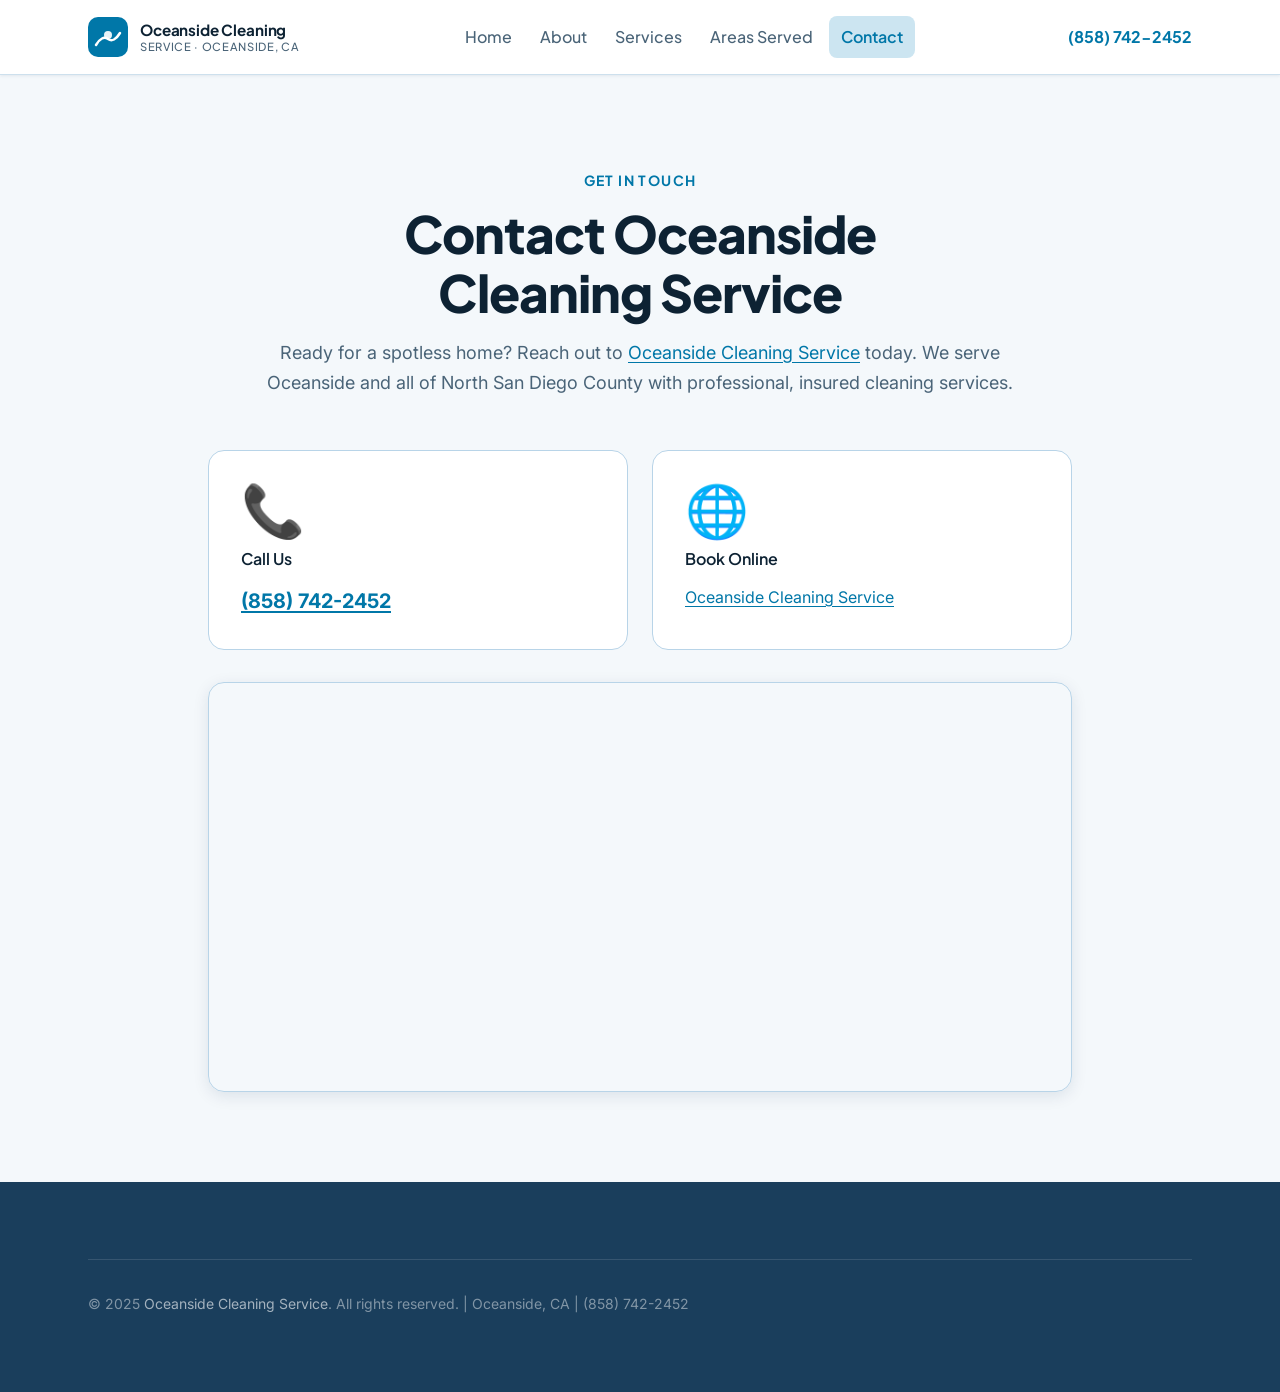
<file: oceanside-cloud-stack/contact.html>
<!DOCTYPE html>
<html lang="en" data-theme="light">
<head>
  <meta charset="UTF-8">
  <meta name="viewport" content="width=device-width, initial-scale=1.0">
  <title>Contact Oceanside Cleaning Service | (858) 742-2452</title>
  <meta name="description" content="Contact Oceanside Cleaning Service for professional house cleaning in Oceanside, CA. Call (858) 742-2452 or visit our website to book.">
  <link rel="stylesheet" href="styles.css">
  <script type="application/ld+json">
  {
    "@context": "https://schema.org",
    "@type": "LocalBusiness",
    "name": "Oceanside Cleaning Service",
    "telephone": "(858) 742-2452",
    "url": "https://www.oceansidecleaningservice.com/",
    "areaServed": [
      {"@type": "City", "name": "Oceanside", "addressRegion": "CA"},
      {"@type": "City", "name": "Carlsbad", "addressRegion": "CA"},
      {"@type": "City", "name": "Vista", "addressRegion": "CA"},
      {"@type": "City", "name": "Encinitas", "addressRegion": "CA"},
      {"@type": "City", "name": "San Marcos", "addressRegion": "CA"}
    ],
    "serviceType": ["House Cleaning", "Apartment Cleaning", "Deep Cleaning", "Move In Cleaning", "Move Out Cleaning", "Post Construction Cleaning"],
    "priceRange": "$$"
  }
  </script>
</head>
<body>
  <header class="site-header">
    <div class="container">
      <div class="header-inner">
        <a href="index.html" class="site-logo" aria-label="Oceanside Cleaning Service Home">
          <svg class="logo-icon" viewBox="0 0 40 40" fill="none" aria-hidden="true">
            <rect width="40" height="40" rx="10" fill="#0077a8"/>
            <path d="M8 28 Q14 18 20 22 Q26 26 32 16" stroke="white" stroke-width="2.5" stroke-linecap="round" fill="none"/>
            <circle cx="20" cy="18" r="4" fill="white" opacity="0.9"/>
          </svg>
          <span>
            <span class="logo-text-top">Oceanside Cleaning</span>
            <span class="logo-text-sub">Service · Oceanside, CA</span>
          </span>
        </a>
        <nav class="site-nav" id="main-nav" aria-label="Main navigation">
          <a href="index.html" class="nav-link">Home</a>
          <a href="about.html" class="nav-link">About</a>
          <a href="services.html" class="nav-link">Services</a>
          <a href="areas-served.html" class="nav-link">Areas Served</a>
          <a href="contact.html" class="nav-link active">Contact</a>
        </nav>
        <div class="header-cta">
          <a href="tel:8587422452" class="header-phone">(858) 742-2452</a>
        </div>
      </div>
    </div>
  </header>

  <main>
    <section class="section">
      <div class="container container--narrow">
        <div class="section-header section-header--center">
          <span class="section-eyebrow">Get In Touch</span>
          <h1 class="section-title">Contact Oceanside Cleaning Service</h1>
          <p class="section-desc">Ready for a spotless home? Reach out to <a href="https://www.oceansidecleaningservice.com/">Oceanside Cleaning Service</a> today. We serve Oceanside and all of North San Diego County with professional, insured cleaning services.</p>
        </div>

        <div class="info-grid" style="grid-template-columns:1fr 1fr; gap: var(--space-6); margin-bottom: var(--space-8);">
          <div class="info-card">
            <div class="info-card__number">📞</div>
            <div class="info-card__label">Call Us</div>
            <p class="info-card__desc"><a href="tel:8587422452" style="font-size:1.25rem;font-weight:700;">(858) 742-2452</a></p>
          </div>
          <div class="info-card">
            <div class="info-card__number">🌐</div>
            <div class="info-card__label">Book Online</div>
            <p class="info-card__desc"><a href="https://www.oceansidecleaningservice.com/">Oceanside Cleaning Service</a></p>
          </div>
        </div>

        <div class="map-container">
          <iframe src="https://www.google.com/maps/embed?pb=!1m18!1m12!1m3!1d53449.39963091498!2d-117.38592865!3d33.19704295!2m3!1f0!2f0!3f0!3m2!1i1024!2i768!4f13.1!3m3!1m2!1s0x80dc655e649bad6f%3A0x452e6958ef41b301!2sOceanside%2C%20CA!5e0!3m2!1sen!1sus!4v1" width="100%" height="400" style="border:0;" allowfullscreen="" loading="lazy" referrerpolicy="no-referrer-when-downgrade" title="Oceanside, CA Map"></iframe>
        </div>
      </div>
    </section>
  </main>

  <footer class="site-footer">
    <div class="container">
      <div class="footer-bottom">
        <p>&copy; 2025 <a href="https://www.oceansidecleaningservice.com/">Oceanside Cleaning Service</a>. All rights reserved. | Oceanside, CA | (858) 742-2452</p>
      </div>
    </div>
  </footer>
</body>
</html>
</file>
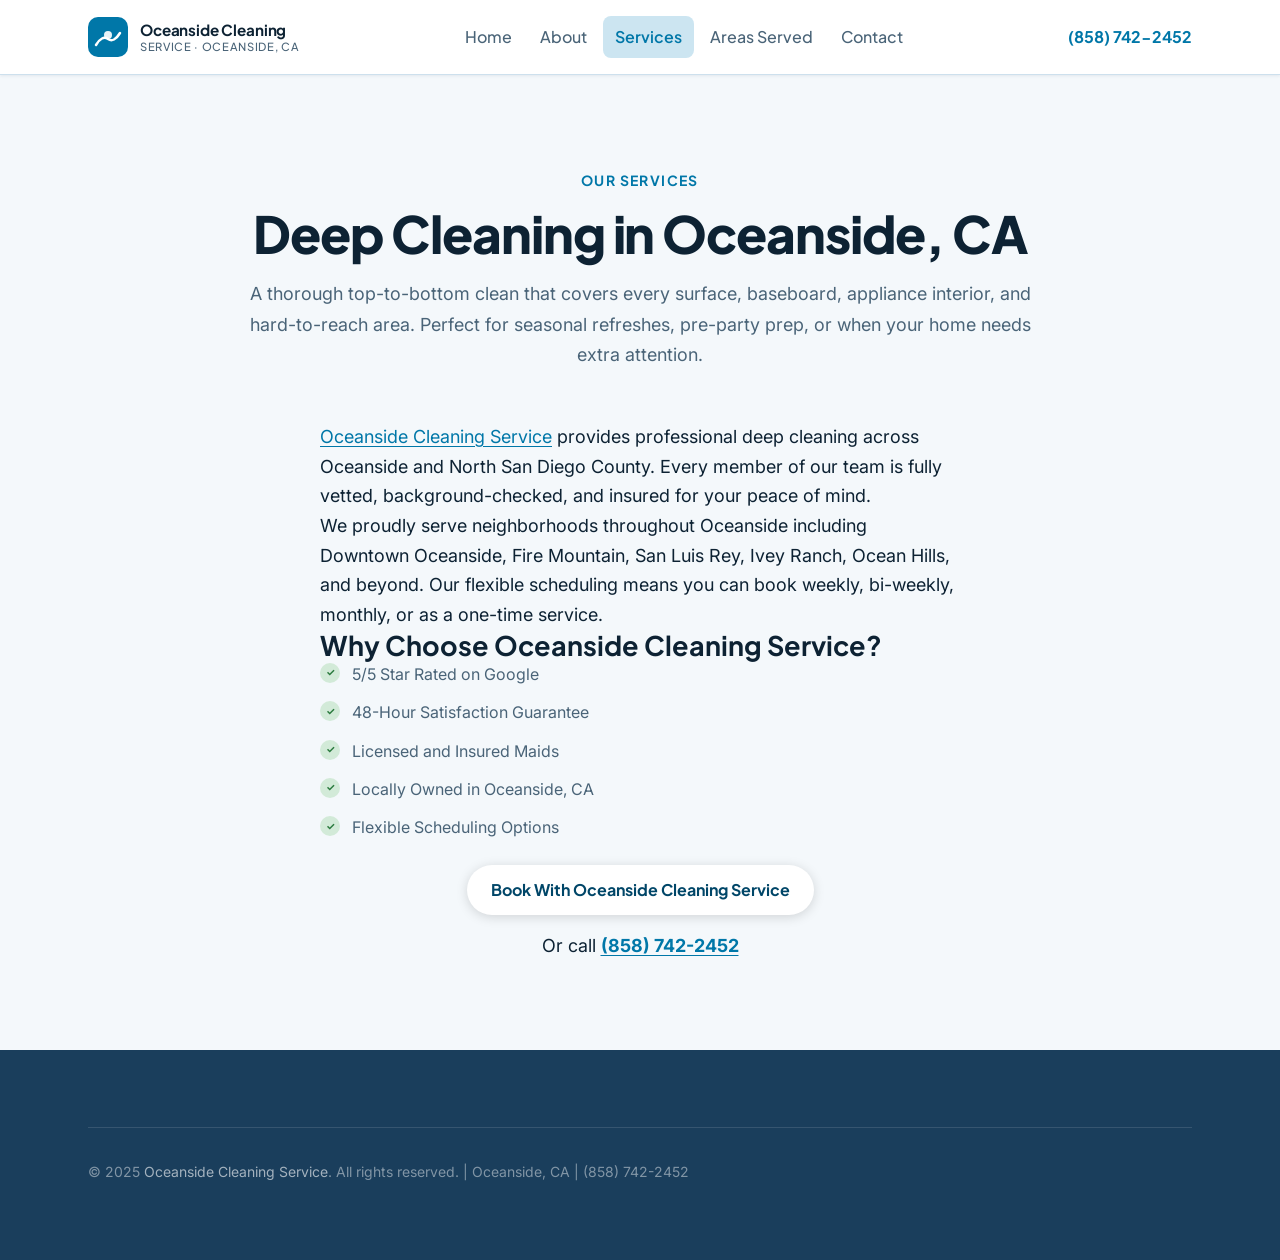
<file: oceanside-cloud-stack/deep-cleaning.html>
<!DOCTYPE html>
<html lang="en" data-theme="light">
<head>
  <meta charset="UTF-8">
  <meta name="viewport" content="width=device-width, initial-scale=1.0">
  <title>Deep Cleaning | Oceanside Cleaning Service | Oceanside, CA</title>
  <meta name="description" content="Deep Cleaning by Oceanside Cleaning Service in Oceanside, CA. Licensed, insured, 5-star rated. Call (858) 742-2452.">
  <link rel="stylesheet" href="styles.css">
  <script type="application/ld+json">
  {
    "@context": "https://schema.org",
    "@type": "LocalBusiness",
    "name": "Oceanside Cleaning Service",
    "telephone": "(858) 742-2452",
    "url": "https://www.oceansidecleaningservice.com/",
    "serviceType": ["House Cleaning", "Apartment Cleaning", "Deep Cleaning", "Move In Cleaning", "Move Out Cleaning", "Post Construction Cleaning"],
    "priceRange": "$$"
  }
  </script>
</head>
<body>
  <header class="site-header">
    <div class="container">
      <div class="header-inner">
        <a href="index.html" class="site-logo" aria-label="Oceanside Cleaning Service Home">
          <svg class="logo-icon" viewBox="0 0 40 40" fill="none" aria-hidden="true">
            <rect width="40" height="40" rx="10" fill="#0077a8"/>
            <path d="M8 28 Q14 18 20 22 Q26 26 32 16" stroke="white" stroke-width="2.5" stroke-linecap="round" fill="none"/>
            <circle cx="20" cy="18" r="4" fill="white" opacity="0.9"/>
          </svg>
          <span>
            <span class="logo-text-top">Oceanside Cleaning</span>
            <span class="logo-text-sub">Service · Oceanside, CA</span>
          </span>
        </a>
        <nav class="site-nav" id="main-nav" aria-label="Main navigation">
          <a href="index.html" class="nav-link">Home</a>
          <a href="about.html" class="nav-link">About</a>
          <a href="services.html" class="nav-link active">Services</a>
          <a href="areas-served.html" class="nav-link">Areas Served</a>
          <a href="contact.html" class="nav-link">Contact</a>
        </nav>
        <div class="header-cta">
          <a href="tel:8587422452" class="header-phone">(858) 742-2452</a>
        </div>
      </div>
    </div>
  </header>

  <main>
    <section class="section">
      <div class="container container--narrow">
        <div class="section-header section-header--center">
          <span class="section-eyebrow">Our Services</span>
          <h1 class="section-title">Deep Cleaning in Oceanside, CA</h1>
          <p class="section-desc">A thorough top-to-bottom clean that covers every surface, baseboard, appliance interior, and hard-to-reach area. Perfect for seasonal refreshes, pre-party prep, or when your home needs extra attention.</p>
        </div>

        <div style="max-width:640px;margin:0 auto;">
          <p><a href="https://www.oceansidecleaningservice.com/">Oceanside Cleaning Service</a> provides professional deep cleaning across Oceanside and North San Diego County. Every member of our team is fully vetted, background-checked, and insured for your peace of mind.</p>

          <p>We proudly serve neighborhoods throughout Oceanside including Downtown Oceanside, Fire Mountain, San Luis Rey, Ivey Ranch, Ocean Hills, and beyond. Our flexible scheduling means you can book weekly, bi-weekly, monthly, or as a one-time service.</p>

          <h2>Why Choose Oceanside Cleaning Service?</h2>
          <ul class="feature-list">
            <li>5/5 Star Rated on Google</li>
            <li>48-Hour Satisfaction Guarantee</li>
            <li>Licensed and Insured Maids</li>
            <li>Locally Owned in Oceanside, CA</li>
            <li>Flexible Scheduling Options</li>
          </ul>

          <div style="text-align:center; margin-top: var(--space-6);">
            <a href="https://www.oceansidecleaningservice.com/" class="btn btn--primary">Book With Oceanside Cleaning Service</a>
            <p style="margin-top: var(--space-4);">Or call <a href="tel:8587422452"><strong>(858) 742-2452</strong></a></p>
          </div>
        </div>
      </div>
    </section>
  </main>

  <footer class="site-footer">
    <div class="container">
      <div class="footer-bottom">
        <p>&copy; 2025 <a href="https://www.oceansidecleaningservice.com/">Oceanside Cleaning Service</a>. All rights reserved. | Oceanside, CA | (858) 742-2452</p>
      </div>
    </div>
  </footer>
</body>
</html>
</file>
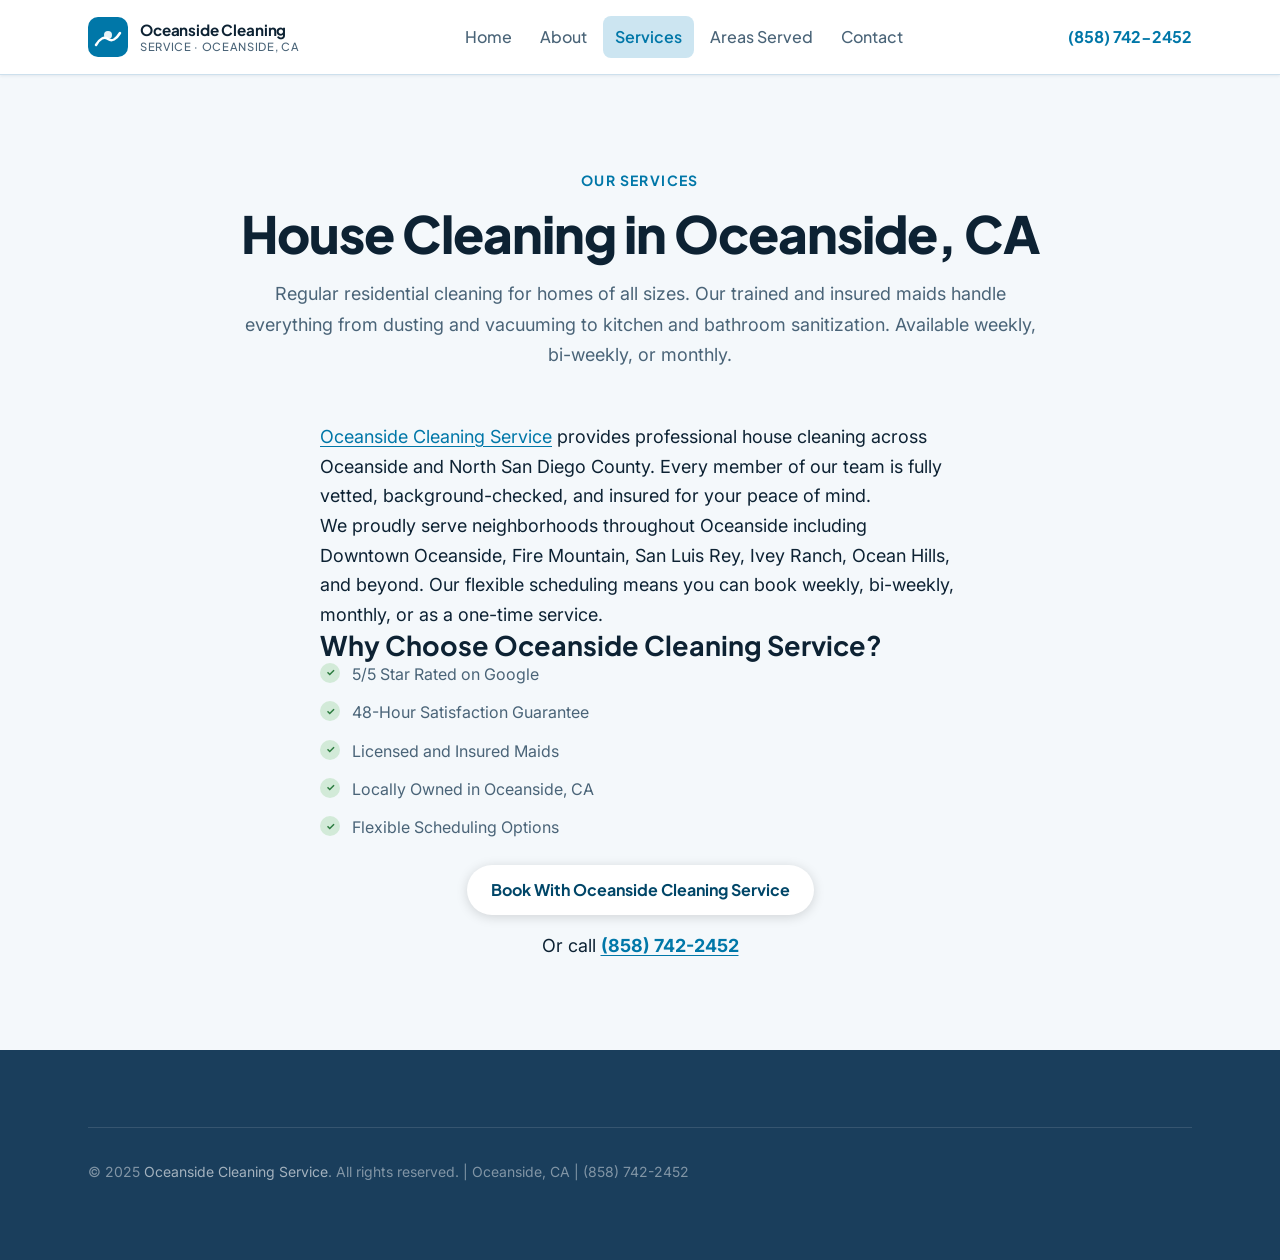
<file: oceanside-cloud-stack/house-cleaning.html>
<!DOCTYPE html>
<html lang="en" data-theme="light">
<head>
  <meta charset="UTF-8">
  <meta name="viewport" content="width=device-width, initial-scale=1.0">
  <title>House Cleaning | Oceanside Cleaning Service | Oceanside, CA</title>
  <meta name="description" content="House Cleaning by Oceanside Cleaning Service in Oceanside, CA. Licensed, insured, 5-star rated. Call (858) 742-2452.">
  <link rel="stylesheet" href="styles.css">
  <script type="application/ld+json">
  {
    "@context": "https://schema.org",
    "@type": "LocalBusiness",
    "name": "Oceanside Cleaning Service",
    "telephone": "(858) 742-2452",
    "url": "https://www.oceansidecleaningservice.com/",
    "serviceType": ["House Cleaning", "Apartment Cleaning", "Deep Cleaning", "Move In Cleaning", "Move Out Cleaning", "Post Construction Cleaning"],
    "priceRange": "$$"
  }
  </script>
</head>
<body>
  <header class="site-header">
    <div class="container">
      <div class="header-inner">
        <a href="index.html" class="site-logo" aria-label="Oceanside Cleaning Service Home">
          <svg class="logo-icon" viewBox="0 0 40 40" fill="none" aria-hidden="true">
            <rect width="40" height="40" rx="10" fill="#0077a8"/>
            <path d="M8 28 Q14 18 20 22 Q26 26 32 16" stroke="white" stroke-width="2.5" stroke-linecap="round" fill="none"/>
            <circle cx="20" cy="18" r="4" fill="white" opacity="0.9"/>
          </svg>
          <span>
            <span class="logo-text-top">Oceanside Cleaning</span>
            <span class="logo-text-sub">Service · Oceanside, CA</span>
          </span>
        </a>
        <nav class="site-nav" id="main-nav" aria-label="Main navigation">
          <a href="index.html" class="nav-link">Home</a>
          <a href="about.html" class="nav-link">About</a>
          <a href="services.html" class="nav-link active">Services</a>
          <a href="areas-served.html" class="nav-link">Areas Served</a>
          <a href="contact.html" class="nav-link">Contact</a>
        </nav>
        <div class="header-cta">
          <a href="tel:8587422452" class="header-phone">(858) 742-2452</a>
        </div>
      </div>
    </div>
  </header>

  <main>
    <section class="section">
      <div class="container container--narrow">
        <div class="section-header section-header--center">
          <span class="section-eyebrow">Our Services</span>
          <h1 class="section-title">House Cleaning in Oceanside, CA</h1>
          <p class="section-desc">Regular residential cleaning for homes of all sizes. Our trained and insured maids handle everything from dusting and vacuuming to kitchen and bathroom sanitization. Available weekly, bi-weekly, or monthly.</p>
        </div>

        <div style="max-width:640px;margin:0 auto;">
          <p><a href="https://www.oceansidecleaningservice.com/">Oceanside Cleaning Service</a> provides professional house cleaning across Oceanside and North San Diego County. Every member of our team is fully vetted, background-checked, and insured for your peace of mind.</p>

          <p>We proudly serve neighborhoods throughout Oceanside including Downtown Oceanside, Fire Mountain, San Luis Rey, Ivey Ranch, Ocean Hills, and beyond. Our flexible scheduling means you can book weekly, bi-weekly, monthly, or as a one-time service.</p>

          <h2>Why Choose Oceanside Cleaning Service?</h2>
          <ul class="feature-list">
            <li>5/5 Star Rated on Google</li>
            <li>48-Hour Satisfaction Guarantee</li>
            <li>Licensed and Insured Maids</li>
            <li>Locally Owned in Oceanside, CA</li>
            <li>Flexible Scheduling Options</li>
          </ul>

          <div style="text-align:center; margin-top: var(--space-6);">
            <a href="https://www.oceansidecleaningservice.com/" class="btn btn--primary">Book With Oceanside Cleaning Service</a>
            <p style="margin-top: var(--space-4);">Or call <a href="tel:8587422452"><strong>(858) 742-2452</strong></a></p>
          </div>
        </div>
      </div>
    </section>
  </main>

  <footer class="site-footer">
    <div class="container">
      <div class="footer-bottom">
        <p>&copy; 2025 <a href="https://www.oceansidecleaningservice.com/">Oceanside Cleaning Service</a>. All rights reserved. | Oceanside, CA | (858) 742-2452</p>
      </div>
    </div>
  </footer>
</body>
</html>
</file>
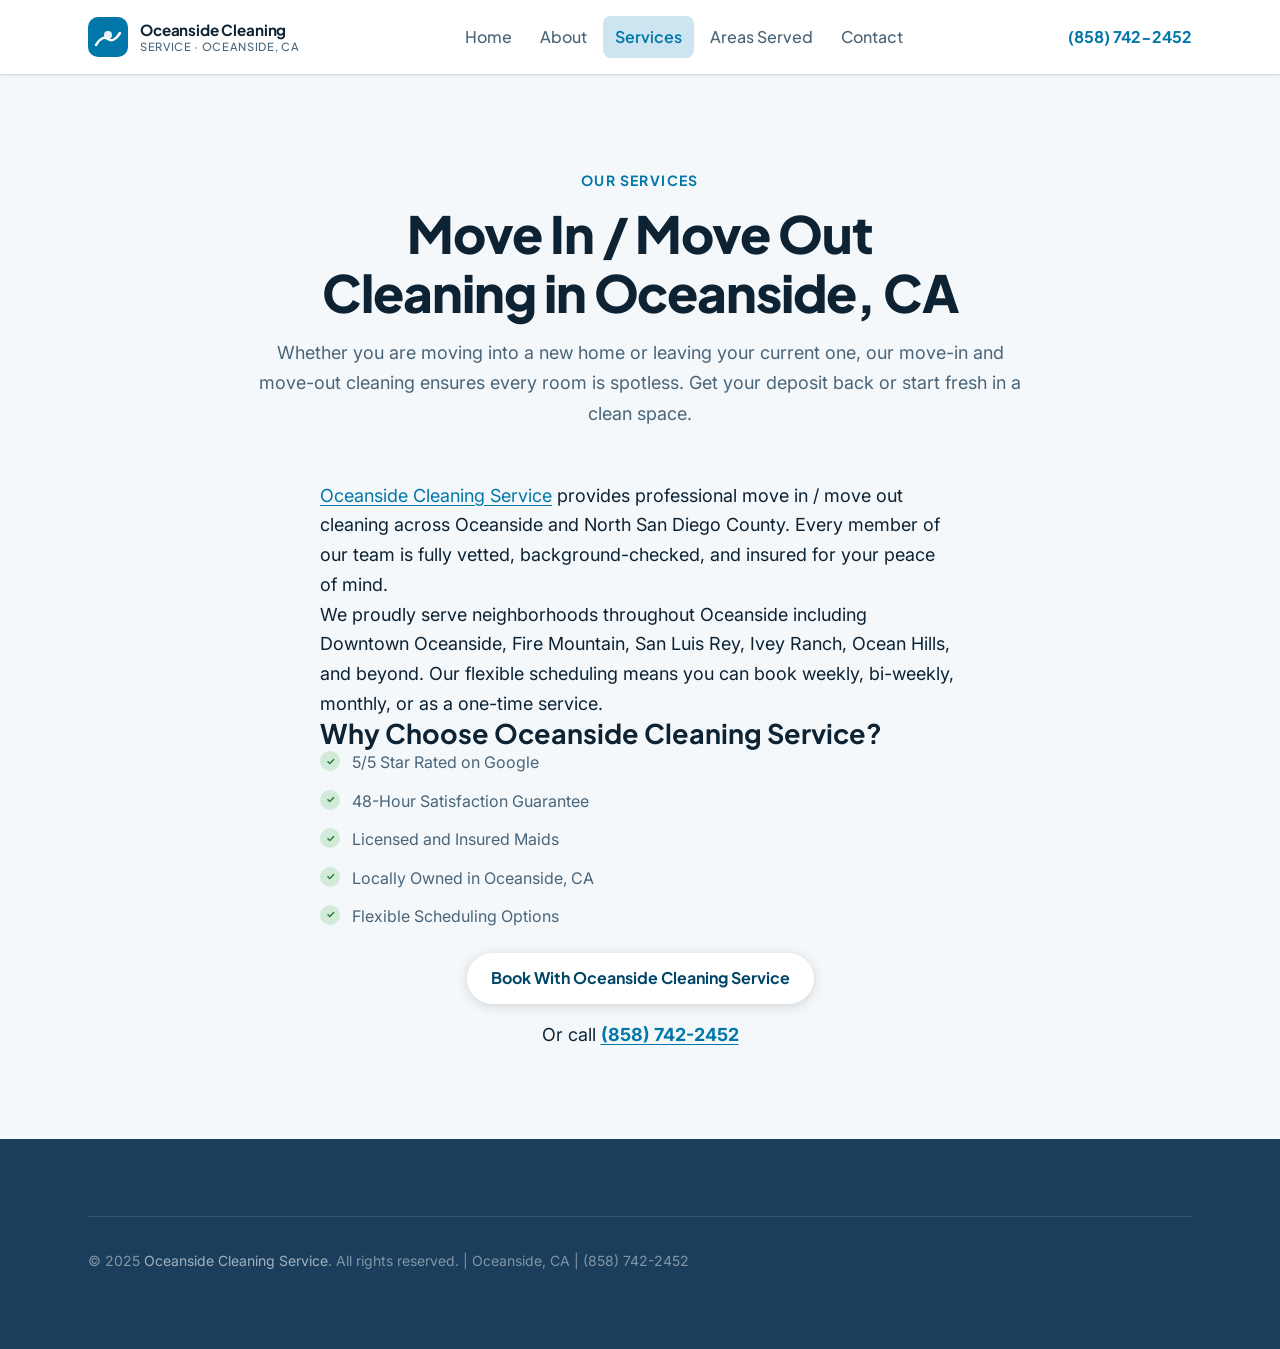
<file: oceanside-cloud-stack/move-in-out-cleaning.html>
<!DOCTYPE html>
<html lang="en" data-theme="light">
<head>
  <meta charset="UTF-8">
  <meta name="viewport" content="width=device-width, initial-scale=1.0">
  <title>Move In / Move Out Cleaning | Oceanside Cleaning Service | Oceanside, CA</title>
  <meta name="description" content="Move In / Move Out Cleaning by Oceanside Cleaning Service in Oceanside, CA. Licensed, insured, 5-star rated. Call (858) 742-2452.">
  <link rel="stylesheet" href="styles.css">
  <script type="application/ld+json">
  {
    "@context": "https://schema.org",
    "@type": "LocalBusiness",
    "name": "Oceanside Cleaning Service",
    "telephone": "(858) 742-2452",
    "url": "https://www.oceansidecleaningservice.com/",
    "serviceType": ["House Cleaning", "Apartment Cleaning", "Deep Cleaning", "Move In Cleaning", "Move Out Cleaning", "Post Construction Cleaning"],
    "priceRange": "$$"
  }
  </script>
</head>
<body>
  <header class="site-header">
    <div class="container">
      <div class="header-inner">
        <a href="index.html" class="site-logo" aria-label="Oceanside Cleaning Service Home">
          <svg class="logo-icon" viewBox="0 0 40 40" fill="none" aria-hidden="true">
            <rect width="40" height="40" rx="10" fill="#0077a8"/>
            <path d="M8 28 Q14 18 20 22 Q26 26 32 16" stroke="white" stroke-width="2.5" stroke-linecap="round" fill="none"/>
            <circle cx="20" cy="18" r="4" fill="white" opacity="0.9"/>
          </svg>
          <span>
            <span class="logo-text-top">Oceanside Cleaning</span>
            <span class="logo-text-sub">Service · Oceanside, CA</span>
          </span>
        </a>
        <nav class="site-nav" id="main-nav" aria-label="Main navigation">
          <a href="index.html" class="nav-link">Home</a>
          <a href="about.html" class="nav-link">About</a>
          <a href="services.html" class="nav-link active">Services</a>
          <a href="areas-served.html" class="nav-link">Areas Served</a>
          <a href="contact.html" class="nav-link">Contact</a>
        </nav>
        <div class="header-cta">
          <a href="tel:8587422452" class="header-phone">(858) 742-2452</a>
        </div>
      </div>
    </div>
  </header>

  <main>
    <section class="section">
      <div class="container container--narrow">
        <div class="section-header section-header--center">
          <span class="section-eyebrow">Our Services</span>
          <h1 class="section-title">Move In / Move Out Cleaning in Oceanside, CA</h1>
          <p class="section-desc">Whether you are moving into a new home or leaving your current one, our move-in and move-out cleaning ensures every room is spotless. Get your deposit back or start fresh in a clean space.</p>
        </div>

        <div style="max-width:640px;margin:0 auto;">
          <p><a href="https://www.oceansidecleaningservice.com/">Oceanside Cleaning Service</a> provides professional move in / move out cleaning across Oceanside and North San Diego County. Every member of our team is fully vetted, background-checked, and insured for your peace of mind.</p>

          <p>We proudly serve neighborhoods throughout Oceanside including Downtown Oceanside, Fire Mountain, San Luis Rey, Ivey Ranch, Ocean Hills, and beyond. Our flexible scheduling means you can book weekly, bi-weekly, monthly, or as a one-time service.</p>

          <h2>Why Choose Oceanside Cleaning Service?</h2>
          <ul class="feature-list">
            <li>5/5 Star Rated on Google</li>
            <li>48-Hour Satisfaction Guarantee</li>
            <li>Licensed and Insured Maids</li>
            <li>Locally Owned in Oceanside, CA</li>
            <li>Flexible Scheduling Options</li>
          </ul>

          <div style="text-align:center; margin-top: var(--space-6);">
            <a href="https://www.oceansidecleaningservice.com/" class="btn btn--primary">Book With Oceanside Cleaning Service</a>
            <p style="margin-top: var(--space-4);">Or call <a href="tel:8587422452"><strong>(858) 742-2452</strong></a></p>
          </div>
        </div>
      </div>
    </section>
  </main>

  <footer class="site-footer">
    <div class="container">
      <div class="footer-bottom">
        <p>&copy; 2025 <a href="https://www.oceansidecleaningservice.com/">Oceanside Cleaning Service</a>. All rights reserved. | Oceanside, CA | (858) 742-2452</p>
      </div>
    </div>
  </footer>
</body>
</html>
</file>
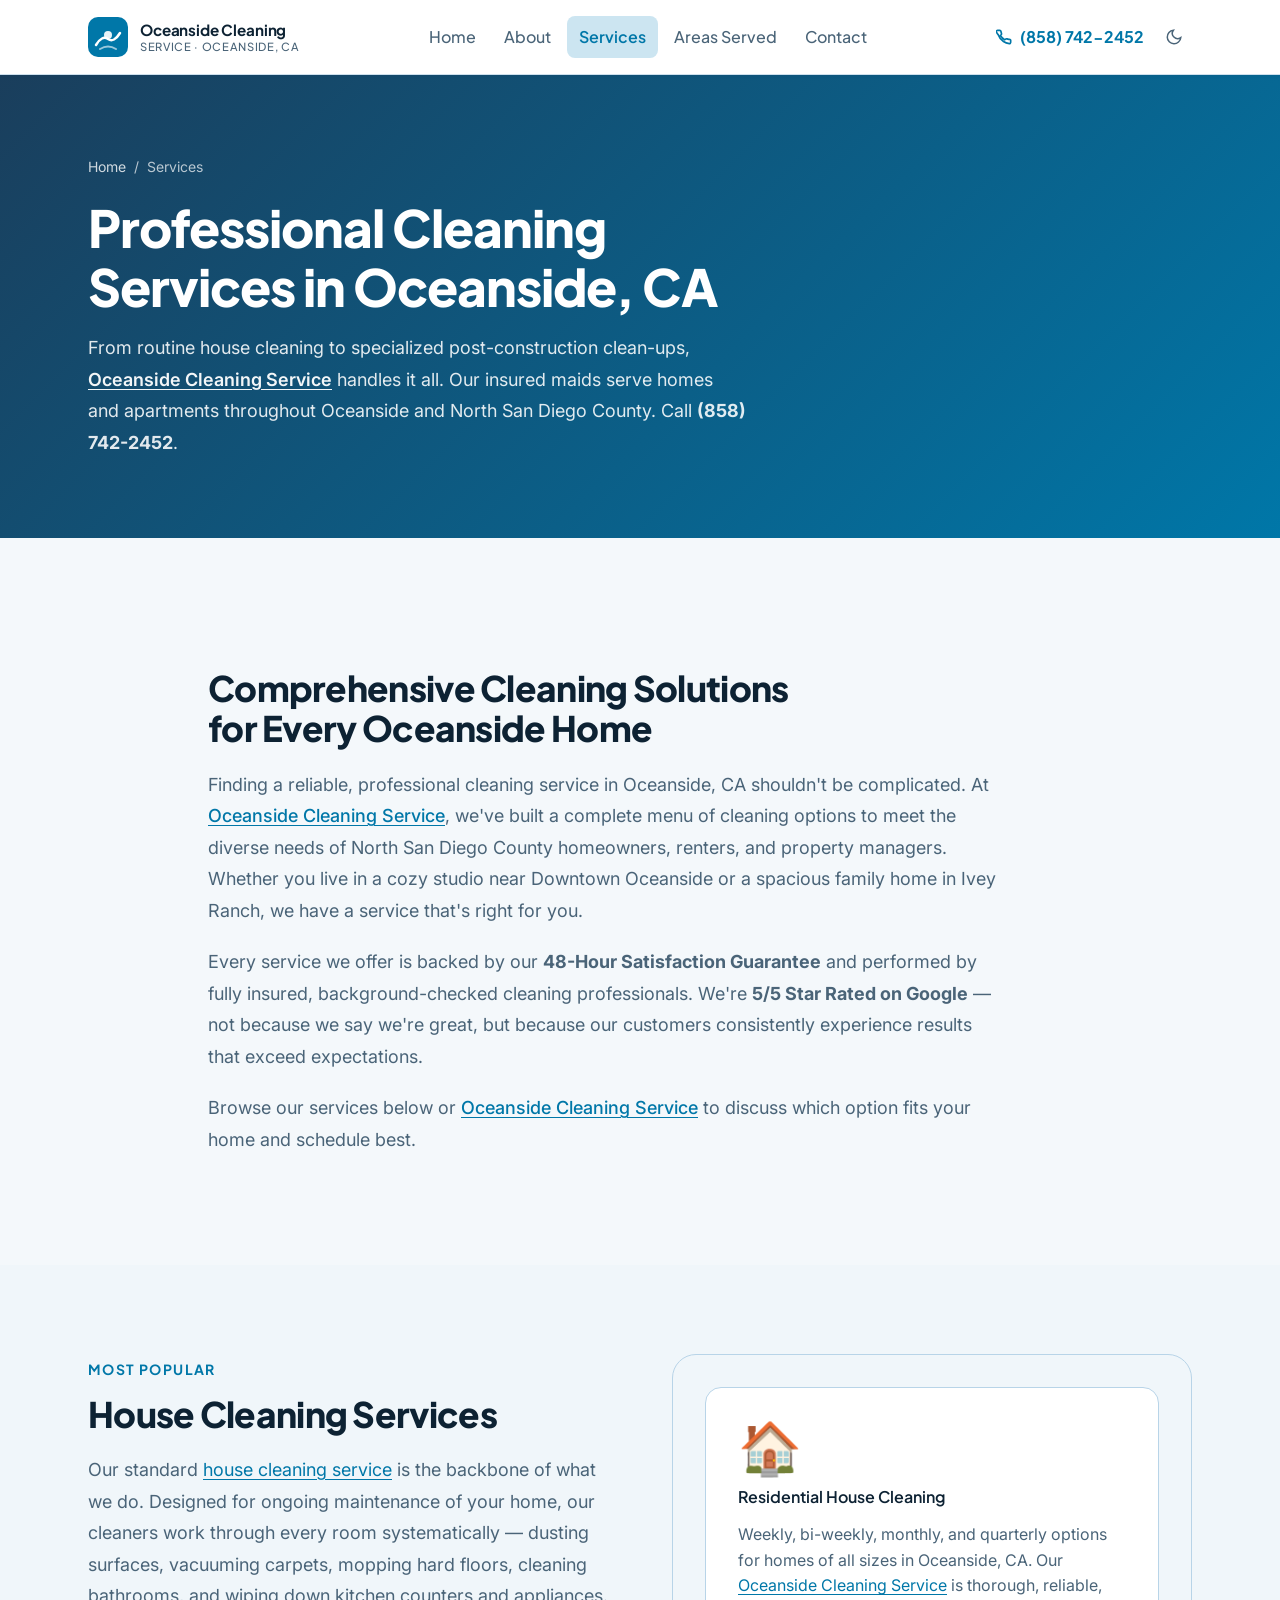
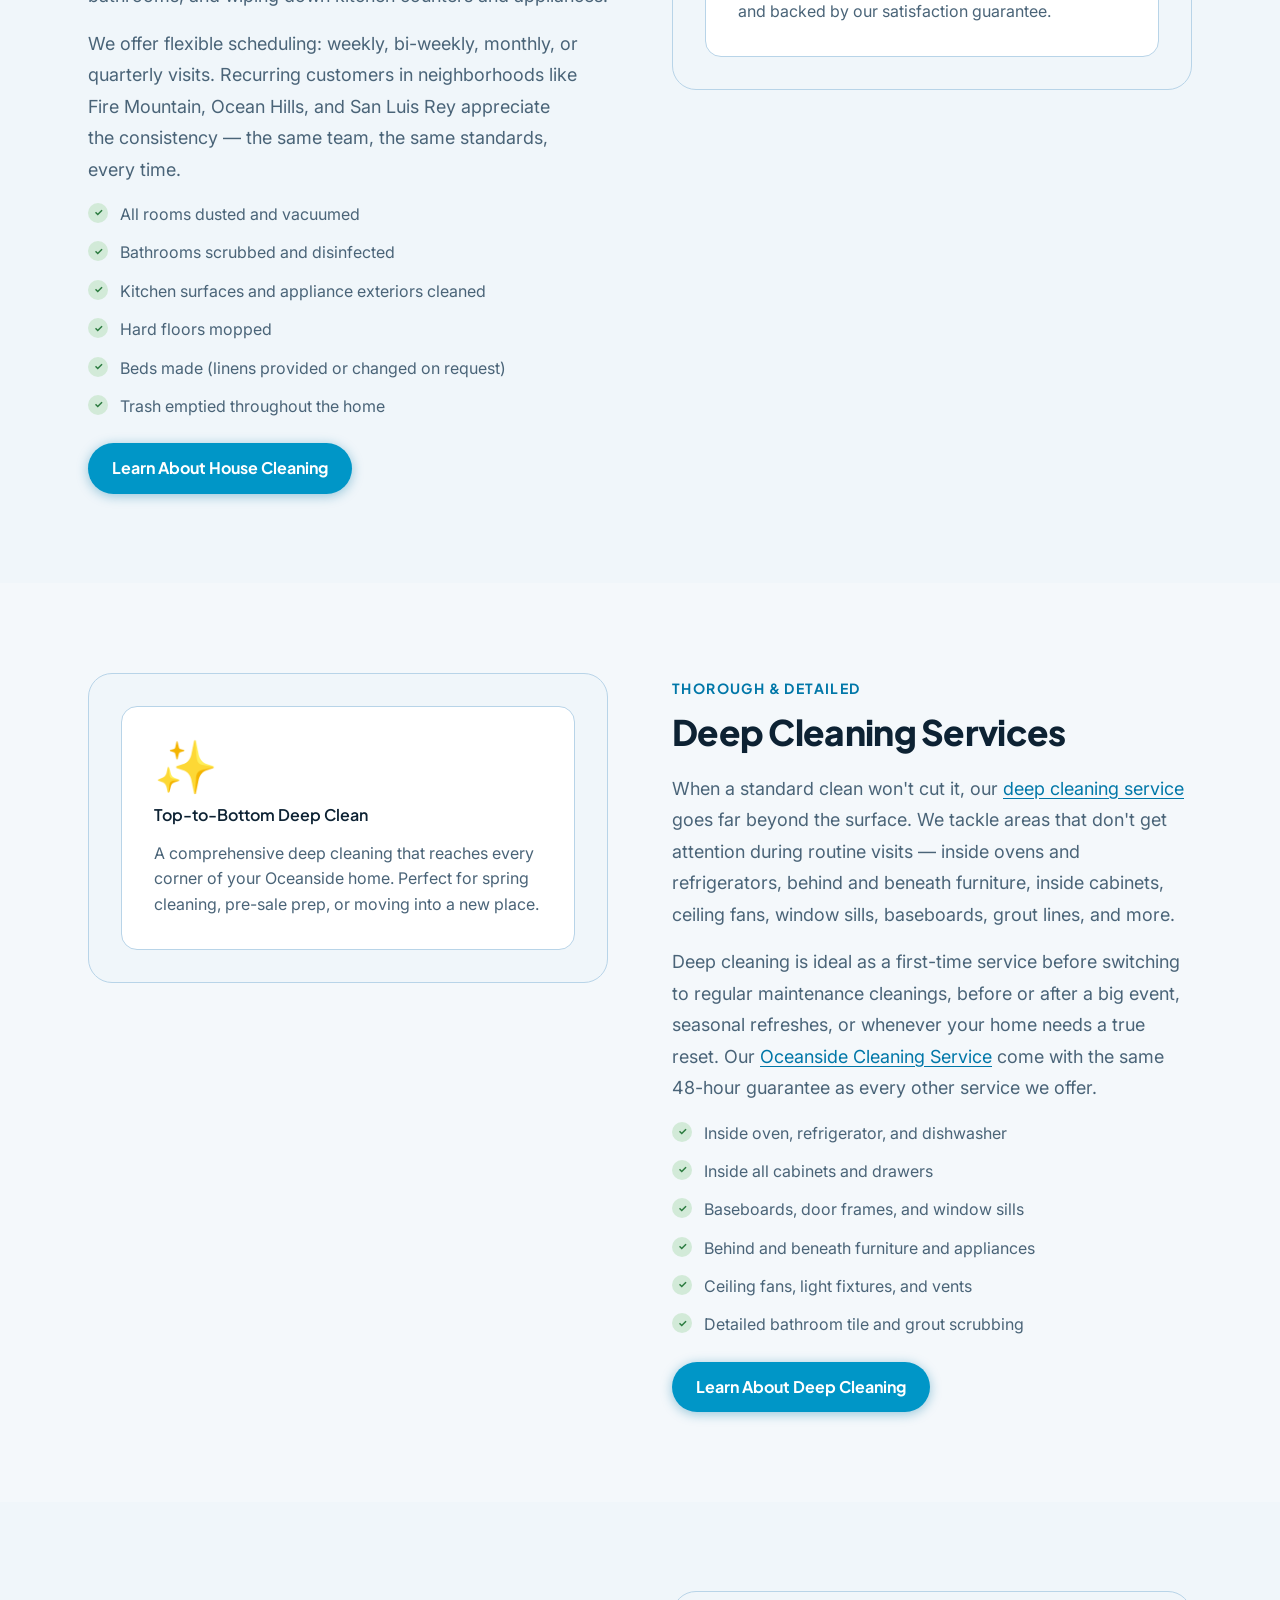
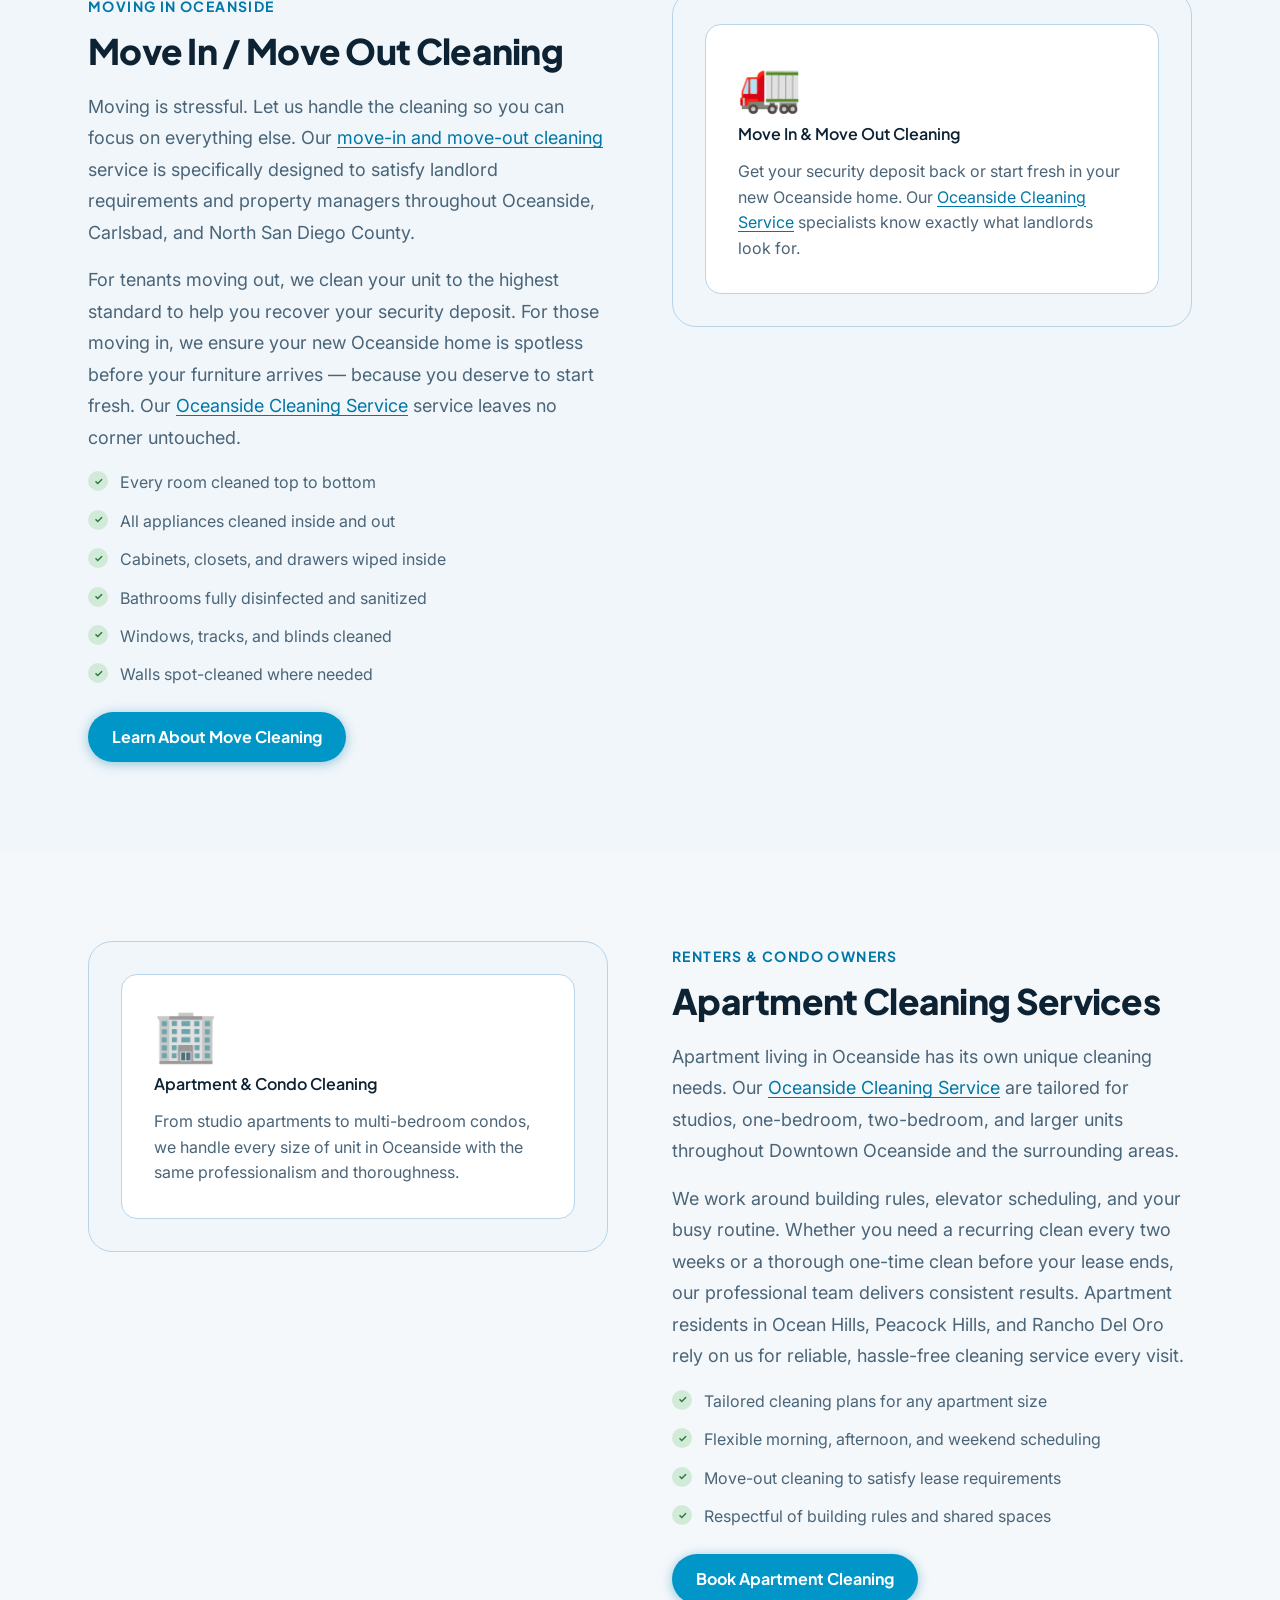
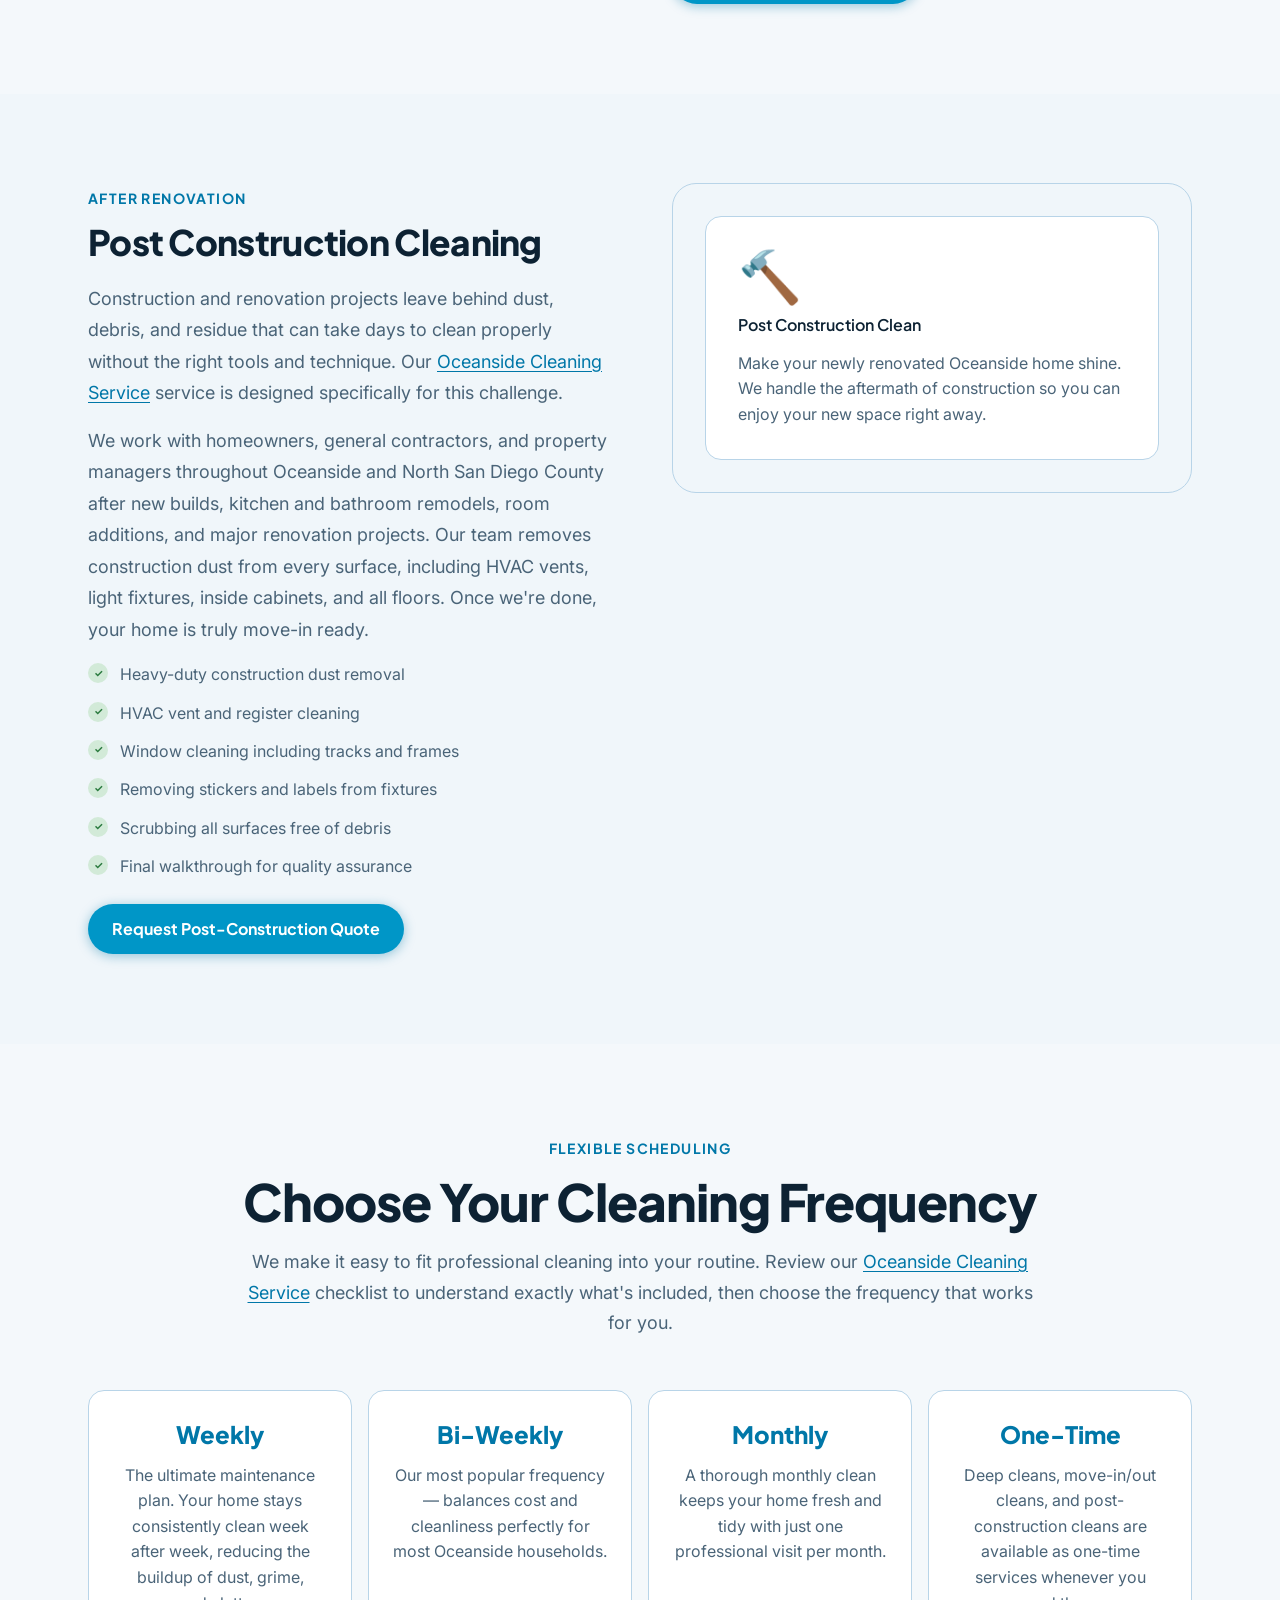
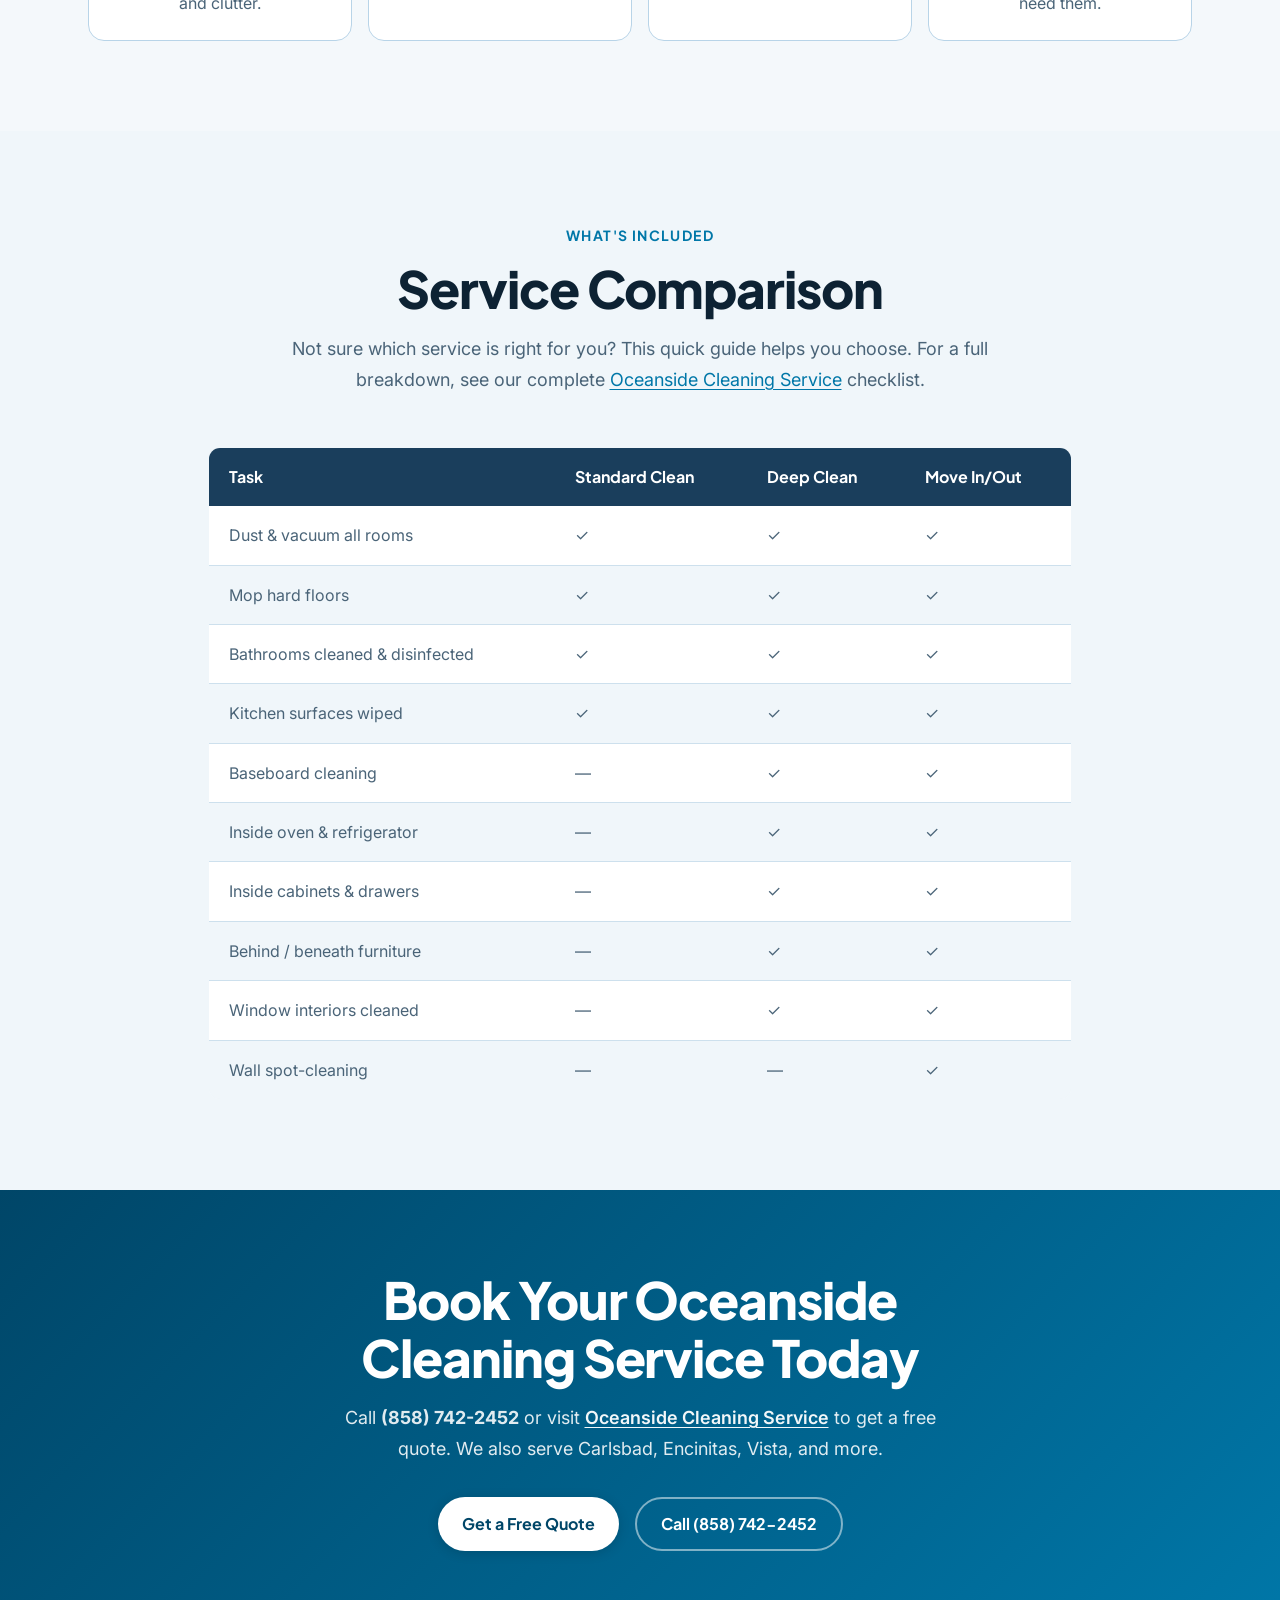
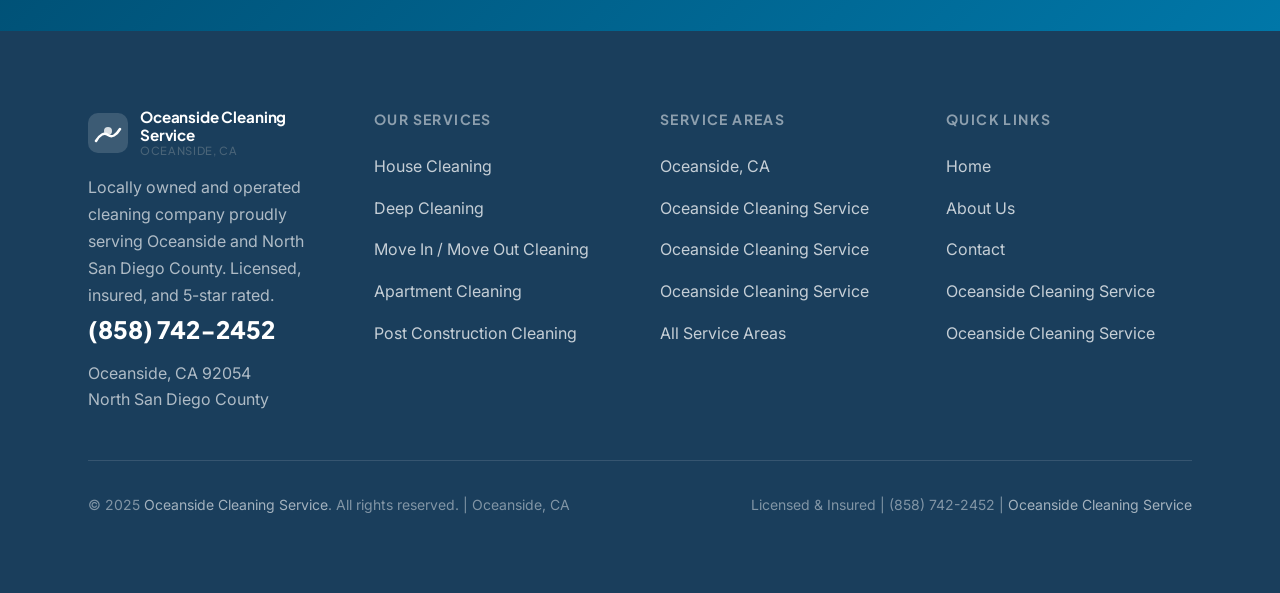
<file: oceanside-cloud-stack/services.html>
<!DOCTYPE html>
<html lang="en" data-theme="light">
<head>
  <meta charset="UTF-8">
  <meta name="viewport" content="width=device-width, initial-scale=1.0">
  <title>Cleaning Services in Oceanside, CA | Oceanside Cleaning Service</title>
  <meta name="description" content="Explore all cleaning services from Oceanside Cleaning Service: house cleaning, deep cleaning, move-in/out, apartment cleaning, and post construction cleaning in Oceanside, CA.">
  <meta name="keywords" content="cleaning services Oceanside CA, house cleaning Oceanside, deep cleaning, move in out cleaning, apartment cleaning Oceanside, post construction cleaning, maid service">
  <meta property="og:title" content="Professional Cleaning Services in Oceanside, CA">
  <meta property="og:description" content="Full-service cleaning company in Oceanside, CA. House cleaning, deep cleaning, move-in/out, apartment and post construction cleaning. Call (858) 742-2452.">
  <meta property="og:type" content="website">
  <link rel="stylesheet" href="styles.css">
  <script type="application/ld+json">
  {
    "@context": "https://schema.org",
    "@type": "LocalBusiness",
    "name": "Oceanside Cleaning Service",
    "telephone": "(858) 742-2452",
    "url": "https://www.oceansidecleaningservice.com/",
    "areaServed": [
      {"@type": "City", "name": "Oceanside", "addressRegion": "CA"},
      {"@type": "City", "name": "Carlsbad", "addressRegion": "CA"},
      {"@type": "City", "name": "Vista", "addressRegion": "CA"},
      {"@type": "City", "name": "Encinitas", "addressRegion": "CA"},
      {"@type": "City", "name": "San Marcos", "addressRegion": "CA"}
    ],
    "serviceType": ["House Cleaning", "Apartment Cleaning", "Deep Cleaning", "Move In Cleaning", "Move Out Cleaning", "Post Construction Cleaning"],
    "priceRange": "$$"
  }
  </script>
</head>
<body>

  <!-- HEADER -->
  <header class="site-header">
    <div class="container">
      <div class="header-inner">
        <a href="index.html" class="site-logo" aria-label="Oceanside Cleaning Service Home">
          <svg class="logo-icon" viewBox="0 0 40 40" fill="none" aria-hidden="true">
            <rect width="40" height="40" rx="10" fill="#0077a8"/>
            <path d="M8 28 Q14 18 20 22 Q26 26 32 16" stroke="white" stroke-width="2.5" stroke-linecap="round" fill="none"/>
            <circle cx="20" cy="18" r="4" fill="white" opacity="0.9"/>
            <path d="M12 32 Q20 27 28 32" stroke="white" stroke-width="2" stroke-linecap="round" fill="none" opacity="0.6"/>
          </svg>
          <span>
            <span class="logo-text-top">Oceanside Cleaning</span>
            <span class="logo-text-sub">Service · Oceanside, CA</span>
          </span>
        </a>
        <nav class="site-nav" id="main-nav" aria-label="Main navigation">
          <a href="index.html" class="nav-link">Home</a>
          <a href="about.html" class="nav-link">About</a>
          <a href="services.html" class="nav-link active">Services</a>
          <a href="areas-served.html" class="nav-link">Areas Served</a>
          <a href="contact.html" class="nav-link">Contact</a>
        </nav>
        <div class="header-cta">
          <a href="tel:8587422452" class="header-phone">
            <svg width="16" height="16" viewBox="0 0 24 24" fill="none" stroke="currentColor" stroke-width="2.5" aria-hidden="true"><path d="M22 16.92v3a2 2 0 01-2.18 2 19.79 19.79 0 01-8.63-3.07A19.5 19.5 0 013.52 8.82 19.79 19.79 0 01.46 4.19 2 2 0 012.44 2h3a2 2 0 012 1.72c.127.96.361 1.903.7 2.81a2 2 0 01-.45 2.11L6.91 9.91a16 16 0 006.16 6.16l1.27-.78a2 2 0 012.11-.45c.907.339 1.85.573 2.81.7A2 2 0 0122 16.92z"/></svg>
            (858) 742-2452
          </a>
          <button class="theme-toggle" data-theme-toggle aria-label="Switch to dark mode">
            <svg width="18" height="18" viewBox="0 0 24 24" fill="none" stroke="currentColor" stroke-width="2" aria-hidden="true"><path d="M21 12.79A9 9 0 1 1 11.21 3 7 7 0 0 0 21 12.79z"/></svg>
          </button>
          <button class="menu-toggle" id="menu-toggle" aria-expanded="false" aria-controls="main-nav" aria-label="Open menu">
            <svg width="22" height="22" viewBox="0 0 24 24" fill="none" stroke="currentColor" stroke-width="2.5" aria-hidden="true"><path d="M3 6h18M3 12h18M3 18h18"/></svg>
          </button>
        </div>
      </div>
    </div>
  </header>

  <main>
    <!-- PAGE HERO -->
    <section class="page-hero">
      <div class="container">
        <ol class="breadcrumb" aria-label="Breadcrumb">
          <li><a href="index.html">Home</a></li>
          <li aria-current="page">Services</li>
        </ol>
        <h1>Professional Cleaning Services in Oceanside, CA</h1>
        <p>From routine house cleaning to specialized post-construction clean-ups, <a href="https://www.oceansidecleaningservice.com/" style="color:rgba(255,255,255,0.95);font-weight:600;">Oceanside Cleaning Service</a> handles it all. Our insured maids serve homes and apartments throughout Oceanside and North San Diego County. Call <strong>(858) 742-2452</strong>.</p>
      </div>
    </section>

    <!-- INTRO -->
    <section class="section">
      <div class="container container--narrow">
        <div class="prose">
          <h2>Comprehensive Cleaning Solutions for Every Oceanside Home</h2>
          <p>Finding a reliable, professional cleaning service in Oceanside, CA shouldn't be complicated. At <a href="https://www.oceansidecleaningservice.com/">Oceanside Cleaning Service</a>, we've built a complete menu of cleaning options to meet the diverse needs of North San Diego County homeowners, renters, and property managers. Whether you live in a cozy studio near Downtown Oceanside or a spacious family home in Ivey Ranch, we have a service that's right for you.</p>
          <p>Every service we offer is backed by our <strong>48-Hour Satisfaction Guarantee</strong> and performed by fully insured, background-checked cleaning professionals. We're <strong>5/5 Star Rated on Google</strong> — not because we say we're great, but because our customers consistently experience results that exceed expectations.</p>
          <p>Browse our services below or <a href="https://www.oceansidecleaningservice.com/">Oceanside Cleaning Service</a> to discuss which option fits your home and schedule best.</p>
        </div>
      </div>
    </section>

    <!-- HOUSE CLEANING -->
    <section class="section section--alt" id="house-cleaning">
      <div class="container">
        <div class="feature-block">
          <div class="feature-block__content">
            <span class="section-eyebrow">Most Popular</span>
            <h2>House Cleaning Services</h2>
            <p>Our standard <a href="house-cleaning.html">house cleaning service</a> is the backbone of what we do. Designed for ongoing maintenance of your home, our cleaners work through every room systematically — dusting surfaces, vacuuming carpets, mopping hard floors, cleaning bathrooms, and wiping down kitchen counters and appliances.</p>
            <p>We offer flexible scheduling: weekly, bi-weekly, monthly, or quarterly visits. Recurring customers in neighborhoods like Fire Mountain, Ocean Hills, and San Luis Rey appreciate the consistency — the same team, the same standards, every time.</p>
            <ul class="feature-list">
              <li>All rooms dusted and vacuumed</li>
              <li>Bathrooms scrubbed and disinfected</li>
              <li>Kitchen surfaces and appliance exteriors cleaned</li>
              <li>Hard floors mopped</li>
              <li>Beds made (linens provided or changed on request)</li>
              <li>Trash emptied throughout the home</li>
            </ul>
            <a href="house-cleaning.html" class="btn btn--cta">Learn About House Cleaning</a>
          </div>
          <div class="feature-block__visual">
            <div class="info-card">
              <div class="info-card__number">🏠</div>
              <div class="info-card__label">Residential House Cleaning</div>
              <p class="info-card__desc">Weekly, bi-weekly, monthly, and quarterly options for homes of all sizes in Oceanside, CA. Our <a href="https://www.oceansidecleaningservice.com/">Oceanside Cleaning Service</a> is thorough, reliable, and backed by our satisfaction guarantee.</p>
            </div>
          </div>
        </div>
      </div>
    </section>

    <!-- DEEP CLEANING -->
    <section class="section" id="deep-cleaning">
      <div class="container">
        <div class="feature-block feature-block--reverse">
          <div class="feature-block__content">
            <span class="section-eyebrow">Thorough &amp; Detailed</span>
            <h2>Deep Cleaning Services</h2>
            <p>When a standard clean won't cut it, our <a href="deep-cleaning.html">deep cleaning service</a> goes far beyond the surface. We tackle areas that don't get attention during routine visits — inside ovens and refrigerators, behind and beneath furniture, inside cabinets, ceiling fans, window sills, baseboards, grout lines, and more.</p>
            <p>Deep cleaning is ideal as a first-time service before switching to regular maintenance cleanings, before or after a big event, seasonal refreshes, or whenever your home needs a true reset. Our <a href="https://www.oceansidecleaningservice.com/">Oceanside Cleaning Service</a> come with the same 48-hour guarantee as every other service we offer.</p>
            <ul class="feature-list">
              <li>Inside oven, refrigerator, and dishwasher</li>
              <li>Inside all cabinets and drawers</li>
              <li>Baseboards, door frames, and window sills</li>
              <li>Behind and beneath furniture and appliances</li>
              <li>Ceiling fans, light fixtures, and vents</li>
              <li>Detailed bathroom tile and grout scrubbing</li>
            </ul>
            <a href="deep-cleaning.html" class="btn btn--cta">Learn About Deep Cleaning</a>
          </div>
          <div class="feature-block__visual">
            <div class="info-card">
              <div class="info-card__number">✨</div>
              <div class="info-card__label">Top-to-Bottom Deep Clean</div>
              <p class="info-card__desc">A comprehensive deep cleaning that reaches every corner of your Oceanside home. Perfect for spring cleaning, pre-sale prep, or moving into a new place.</p>
            </div>
          </div>
        </div>
      </div>
    </section>

    <!-- MOVE IN / OUT -->
    <section class="section section--alt" id="move-in-out">
      <div class="container">
        <div class="feature-block">
          <div class="feature-block__content">
            <span class="section-eyebrow">Moving in Oceanside</span>
            <h2>Move In / Move Out Cleaning</h2>
            <p>Moving is stressful. Let us handle the cleaning so you can focus on everything else. Our <a href="move-in-out-cleaning.html">move-in and move-out cleaning</a> service is specifically designed to satisfy landlord requirements and property managers throughout Oceanside, Carlsbad, and North San Diego County.</p>
            <p>For tenants moving out, we clean your unit to the highest standard to help you recover your security deposit. For those moving in, we ensure your new Oceanside home is spotless before your furniture arrives — because you deserve to start fresh. Our <a href="https://www.oceansidecleaningservice.com/">Oceanside Cleaning Service</a> service leaves no corner untouched.</p>
            <ul class="feature-list">
              <li>Every room cleaned top to bottom</li>
              <li>All appliances cleaned inside and out</li>
              <li>Cabinets, closets, and drawers wiped inside</li>
              <li>Bathrooms fully disinfected and sanitized</li>
              <li>Windows, tracks, and blinds cleaned</li>
              <li>Walls spot-cleaned where needed</li>
            </ul>
            <a href="move-in-out-cleaning.html" class="btn btn--cta">Learn About Move Cleaning</a>
          </div>
          <div class="feature-block__visual">
            <div class="info-card">
              <div class="info-card__number">🚛</div>
              <div class="info-card__label">Move In &amp; Move Out Cleaning</div>
              <p class="info-card__desc">Get your security deposit back or start fresh in your new Oceanside home. Our <a href="https://www.oceansidecleaningservice.com/locations/downtown-oceanside-cleaning-services/move-out-cleaning">Oceanside Cleaning Service</a> specialists know exactly what landlords look for.</p>
            </div>
          </div>
        </div>
      </div>
    </section>

    <!-- APARTMENT CLEANING -->
    <section class="section" id="apartment-cleaning">
      <div class="container">
        <div class="feature-block feature-block--reverse">
          <div class="feature-block__content">
            <span class="section-eyebrow">Renters &amp; Condo Owners</span>
            <h2>Apartment Cleaning Services</h2>
            <p>Apartment living in Oceanside has its own unique cleaning needs. Our <a href="https://www.oceansidecleaningservice.com/">Oceanside Cleaning Service</a> are tailored for studios, one-bedroom, two-bedroom, and larger units throughout Downtown Oceanside and the surrounding areas.</p>
            <p>We work around building rules, elevator scheduling, and your busy routine. Whether you need a recurring clean every two weeks or a thorough one-time clean before your lease ends, our professional team delivers consistent results. Apartment residents in Ocean Hills, Peacock Hills, and Rancho Del Oro rely on us for reliable, hassle-free cleaning service every visit.</p>
            <ul class="feature-list">
              <li>Tailored cleaning plans for any apartment size</li>
              <li>Flexible morning, afternoon, and weekend scheduling</li>
              <li>Move-out cleaning to satisfy lease requirements</li>
              <li>Respectful of building rules and shared spaces</li>
            </ul>
            <a href="https://www.oceansidecleaningservice.com/" class="btn btn--cta">Book Apartment Cleaning</a>
          </div>
          <div class="feature-block__visual">
            <div class="info-card">
              <div class="info-card__number">🏢</div>
              <div class="info-card__label">Apartment &amp; Condo Cleaning</div>
              <p class="info-card__desc">From studio apartments to multi-bedroom condos, we handle every size of unit in Oceanside with the same professionalism and thoroughness.</p>
            </div>
          </div>
        </div>
      </div>
    </section>

    <!-- POST CONSTRUCTION -->
    <section class="section section--alt" id="post-construction">
      <div class="container">
        <div class="feature-block">
          <div class="feature-block__content">
            <span class="section-eyebrow">After Renovation</span>
            <h2>Post Construction Cleaning</h2>
            <p>Construction and renovation projects leave behind dust, debris, and residue that can take days to clean properly without the right tools and technique. Our <a href="https://www.oceansidecleaningservice.com/">Oceanside Cleaning Service</a> service is designed specifically for this challenge.</p>
            <p>We work with homeowners, general contractors, and property managers throughout Oceanside and North San Diego County after new builds, kitchen and bathroom remodels, room additions, and major renovation projects. Our team removes construction dust from every surface, including HVAC vents, light fixtures, inside cabinets, and all floors. Once we're done, your home is truly move-in ready.</p>
            <ul class="feature-list">
              <li>Heavy-duty construction dust removal</li>
              <li>HVAC vent and register cleaning</li>
              <li>Window cleaning including tracks and frames</li>
              <li>Removing stickers and labels from fixtures</li>
              <li>Scrubbing all surfaces free of debris</li>
              <li>Final walkthrough for quality assurance</li>
            </ul>
            <a href="https://www.oceansidecleaningservice.com/" class="btn btn--cta">Request Post-Construction Quote</a>
          </div>
          <div class="feature-block__visual">
            <div class="info-card">
              <div class="info-card__number">🔨</div>
              <div class="info-card__label">Post Construction Clean</div>
              <p class="info-card__desc">Make your newly renovated Oceanside home shine. We handle the aftermath of construction so you can enjoy your new space right away.</p>
            </div>
          </div>
        </div>
      </div>
    </section>

    <!-- SCHEDULING OPTIONS -->
    <section class="section">
      <div class="container">
        <div class="section-header section-header--center">
          <span class="section-eyebrow">Flexible Scheduling</span>
          <h2 class="section-title">Choose Your Cleaning Frequency</h2>
          <p class="section-desc">We make it easy to fit professional cleaning into your routine. Review our <a href="https://www.oceansidecleaningservice.com/">Oceanside Cleaning Service</a> checklist to understand exactly what's included, then choose the frequency that works for you.</p>
        </div>
        <div class="schedule-grid">
          <div class="schedule-card">
            <div class="schedule-card__freq">Weekly</div>
            <p class="schedule-card__desc">The ultimate maintenance plan. Your home stays consistently clean week after week, reducing the buildup of dust, grime, and clutter.</p>
          </div>
          <div class="schedule-card">
            <div class="schedule-card__freq">Bi-Weekly</div>
            <p class="schedule-card__desc">Our most popular frequency — balances cost and cleanliness perfectly for most Oceanside households.</p>
          </div>
          <div class="schedule-card">
            <div class="schedule-card__freq">Monthly</div>
            <p class="schedule-card__desc">A thorough monthly clean keeps your home fresh and tidy with just one professional visit per month.</p>
          </div>
          <div class="schedule-card">
            <div class="schedule-card__freq">One-Time</div>
            <p class="schedule-card__desc">Deep cleans, move-in/out cleans, and post-construction cleans are available as one-time services whenever you need them.</p>
          </div>
        </div>
      </div>
    </section>

    <!-- COMPARISON TABLE -->
    <section class="section section--alt">
      <div class="container container--narrow">
        <div class="section-header section-header--center">
          <span class="section-eyebrow">What's Included</span>
          <h2 class="section-title">Service Comparison</h2>
          <p class="section-desc">Not sure which service is right for you? This quick guide helps you choose. For a full breakdown, see our complete <a href="https://www.oceansidecleaningservice.com/">Oceanside Cleaning Service</a> checklist.</p>
        </div>
        <div style="overflow-x:auto;">
          <table class="comparison-table">
            <thead>
              <tr>
                <th>Task</th>
                <th>Standard Clean</th>
                <th>Deep Clean</th>
                <th>Move In/Out</th>
              </tr>
            </thead>
            <tbody>
              <tr><td>Dust &amp; vacuum all rooms</td><td>✓</td><td>✓</td><td>✓</td></tr>
              <tr><td>Mop hard floors</td><td>✓</td><td>✓</td><td>✓</td></tr>
              <tr><td>Bathrooms cleaned &amp; disinfected</td><td>✓</td><td>✓</td><td>✓</td></tr>
              <tr><td>Kitchen surfaces wiped</td><td>✓</td><td>✓</td><td>✓</td></tr>
              <tr><td>Baseboard cleaning</td><td>—</td><td>✓</td><td>✓</td></tr>
              <tr><td>Inside oven &amp; refrigerator</td><td>—</td><td>✓</td><td>✓</td></tr>
              <tr><td>Inside cabinets &amp; drawers</td><td>—</td><td>✓</td><td>✓</td></tr>
              <tr><td>Behind / beneath furniture</td><td>—</td><td>✓</td><td>✓</td></tr>
              <tr><td>Window interiors cleaned</td><td>—</td><td>✓</td><td>✓</td></tr>
              <tr><td>Wall spot-cleaning</td><td>—</td><td>—</td><td>✓</td></tr>
            </tbody>
          </table>
        </div>
      </div>
    </section>

    <!-- CTA -->
    <section class="cta-section">
      <div class="container container--narrow">
        <h2>Book Your Oceanside Cleaning Service Today</h2>
        <p>Call <strong>(858) 742-2452</strong> or visit <a href="https://www.oceansidecleaningservice.com/" style="color:rgba(255,255,255,0.95);font-weight:600;">Oceanside Cleaning Service</a> to get a free quote. We also serve Carlsbad, Encinitas, Vista, and more.</p>
        <div style="display:flex;flex-wrap:wrap;gap:var(--space-4);justify-content:center;">
          <a href="https://www.oceansidecleaningservice.com/" class="btn btn--primary">Get a Free Quote</a>
          <a href="tel:8587422452" class="btn btn--secondary">Call (858) 742-2452</a>
        </div>
      </div>
    </section>
  </main>

  <!-- FOOTER -->
  <footer class="site-footer">
    <div class="container">
      <div class="footer-grid">
        <div class="footer-brand">
          <a href="index.html" class="site-logo" aria-label="Oceanside Cleaning Service">
            <svg class="logo-icon" viewBox="0 0 40 40" fill="none" aria-hidden="true">
              <rect width="40" height="40" rx="10" fill="rgba(255,255,255,0.15)"/>
              <path d="M8 28 Q14 18 20 22 Q26 26 32 16" stroke="white" stroke-width="2.5" stroke-linecap="round" fill="none"/>
              <circle cx="20" cy="18" r="4" fill="white" opacity="0.8"/>
            </svg>
            <span>
              <span class="logo-text-top" style="color:#fff;">Oceanside Cleaning Service</span>
              <span class="logo-text-sub">Oceanside, CA</span>
            </span>
          </a>
          <p>Locally owned and operated cleaning company proudly serving Oceanside and North San Diego County. Licensed, insured, and 5-star rated.</p>
          <a href="tel:8587422452" class="footer-phone">(858) 742-2452</a>
          <address class="footer-address">Oceanside, CA 92054<br>North San Diego County</address>
        </div>
        <div>
          <p class="footer-nav-title">Our Services</p>
          <ul class="footer-links">
            <li><a href="house-cleaning.html">House Cleaning</a></li>
            <li><a href="deep-cleaning.html">Deep Cleaning</a></li>
            <li><a href="move-in-out-cleaning.html">Move In / Move Out Cleaning</a></li>
            <li><a href="services.html">Apartment Cleaning</a></li>
            <li><a href="services.html#post-construction">Post Construction Cleaning</a></li>
          </ul>
        </div>
        <div>
          <p class="footer-nav-title">Service Areas</p>
          <ul class="footer-links">
            <li><a href="areas-served.html">Oceanside, CA</a></li>
            <li><a href="https://www.oceansidecleaningservice.com/">Oceanside Cleaning Service</a></li>
            <li><a href="https://www.oceansidecleaningservice.com/">Oceanside Cleaning Service</a></li>
            <li><a href="https://www.oceansidecleaningservice.com/">Oceanside Cleaning Service</a></li>
            <li><a href="areas-served.html">All Service Areas</a></li>
          </ul>
        </div>
        <div>
          <p class="footer-nav-title">Quick Links</p>
          <ul class="footer-links">
            <li><a href="index.html">Home</a></li>
            <li><a href="about.html">About Us</a></li>
            <li><a href="contact.html">Contact</a></li>
            <li><a href="https://www.oceansidecleaningservice.com/">Oceanside Cleaning Service</a></li>
            <li><a href="https://www.oceansidecleaningservice.com/">Oceanside Cleaning Service</a></li>
          </ul>
        </div>
      </div>
      <div class="footer-bottom">
        <p>&copy; 2025 <a href="https://www.oceansidecleaningservice.com/">Oceanside Cleaning Service</a>. All rights reserved. | Oceanside, CA</p>
        <p>Licensed &amp; Insured | (858) 742-2452 | <a href="https://www.oceansidecleaningservice.com/">Oceanside Cleaning Service</a></p>
      </div>
    </div>
  </footer>

  <script>
    const toggle = document.getElementById('menu-toggle');
    const nav = document.getElementById('main-nav');
    toggle && toggle.addEventListener('click', () => {
      const open = nav.classList.toggle('open');
      toggle.setAttribute('aria-expanded', open);
    });
    (function () {
      const t = document.querySelector('[data-theme-toggle]'), r = document.documentElement;
      let d = matchMedia('(prefers-color-scheme:dark)').matches ? 'dark' : 'light';
      r.setAttribute('data-theme', d);
      t && t.addEventListener('click', () => {
        d = d === 'dark' ? 'light' : 'dark';
        r.setAttribute('data-theme', d);
        t.innerHTML = d === 'dark'
          ? '<svg width="18" height="18" viewBox="0 0 24 24" fill="none" stroke="currentColor" stroke-width="2"><circle cx="12" cy="12" r="5"/><path d="M12 1v2M12 21v2M4.22 4.22l1.42 1.42M18.36 18.36l1.42 1.42M1 12h2M21 12h2M4.22 19.78l1.42-1.42M18.36 5.64l1.42-1.42"/></svg>'
          : '<svg width="18" height="18" viewBox="0 0 24 24" fill="none" stroke="currentColor" stroke-width="2"><path d="M21 12.79A9 9 0 1 1 11.21 3 7 7 0 0 0 21 12.79z"/></svg>';
      });
    })();
  </script>
</body>
</html>
</file>
<file: oceanside-cloud-stack/styles.css>
/* =====================================================
   Oceanside Cleaning Service — Cloud Stack Site
   Palette: Ocean Blues, Teals, Whites
   ===================================================== */

@import url('https://fonts.googleapis.com/css2?family=Plus+Jakarta+Sans:wght@400;500;600;700;800&family=Inter:wght@400;500;600&display=swap');

/* ============ DESIGN TOKENS ============ */
:root,
[data-theme='light'] {
  /* Ocean palette */
  --color-bg: #f4f8fb;
  --color-surface: #ffffff;
  --color-surface-2: #f0f6fa;
  --color-surface-offset: #e6f0f7;
  --color-surface-offset-2: #d8ebf5;
  --color-divider: #cde0ed;
  --color-border: #b8d4e8;

  /* Text */
  --color-text: #0d2233;
  --color-text-muted: #4a6478;
  --color-text-faint: #8ba8be;
  --color-text-inverse: #f4f8fb;

  /* Primary: Ocean Teal */
  --color-primary: #0077a8;
  --color-primary-hover: #005f88;
  --color-primary-active: #004668;
  --color-primary-highlight: #cce5f1;

  /* Secondary accent: Ocean deep blue */
  --color-secondary: #1a3e5c;
  --color-secondary-light: #2a5f8f;

  /* CTA accent */
  --color-cta: #0096c7;
  --color-cta-hover: #0077a8;

  /* Success */
  --color-success: #2a7a3e;
  --color-success-highlight: #d2ead8;

  /* Radius */
  --radius-sm: 0.375rem;
  --radius-md: 0.5rem;
  --radius-lg: 0.75rem;
  --radius-xl: 1rem;
  --radius-2xl: 1.5rem;
  --radius-full: 9999px;

  /* Shadows */
  --shadow-sm: 0 1px 3px rgba(0, 40, 80, 0.08);
  --shadow-md: 0 4px 16px rgba(0, 40, 80, 0.1);
  --shadow-lg: 0 12px 40px rgba(0, 40, 80, 0.14);
  --shadow-xl: 0 24px 64px rgba(0, 40, 80, 0.18);

  /* Transitions */
  --transition: 180ms cubic-bezier(0.16, 1, 0.3, 1);

  /* Type scale (fluid) */
  --text-xs: clamp(0.75rem, 0.7rem + 0.25vw, 0.875rem);
  --text-sm: clamp(0.875rem, 0.8rem + 0.35vw, 1rem);
  --text-base: clamp(1rem, 0.95rem + 0.25vw, 1.125rem);
  --text-lg: clamp(1.125rem, 1rem + 0.75vw, 1.5rem);
  --text-xl: clamp(1.5rem, 1.2rem + 1.25vw, 2.25rem);
  --text-2xl: clamp(2rem, 1.2rem + 2.5vw, 3.5rem);
  --text-3xl: clamp(2.5rem, 1rem + 4vw, 4.5rem);

  /* Spacing */
  --space-1: 0.25rem;
  --space-2: 0.5rem;
  --space-3: 0.75rem;
  --space-4: 1rem;
  --space-5: 1.25rem;
  --space-6: 1.5rem;
  --space-8: 2rem;
  --space-10: 2.5rem;
  --space-12: 3rem;
  --space-16: 4rem;
  --space-20: 5rem;
  --space-24: 6rem;

  /* Content widths */
  --content-narrow: 640px;
  --content-default: 960px;
  --content-wide: 1200px;

  /* Fonts */
  --font-display: 'Plus Jakarta Sans', 'Helvetica Neue', sans-serif;
  --font-body: 'Inter', 'Helvetica Neue', sans-serif;
}

@media (prefers-color-scheme: dark) {
  :root:not([data-theme]) {
    --color-bg: #0a1a28;
    --color-surface: #0e2236;
    --color-surface-2: #112840;
    --color-surface-offset: #152e4a;
    --color-surface-offset-2: #1a3454;
    --color-divider: #1f3d5e;
    --color-border: #254770;
    --color-text: #daeaf5;
    --color-text-muted: #7aabbf;
    --color-text-faint: #3d6880;
    --color-text-inverse: #0a1a28;
    --color-primary: #4fb8d8;
    --color-primary-hover: #2ea0c0;
    --color-primary-active: #1884a0;
    --color-primary-highlight: #1a3a4e;
    --color-cta: #4fb8d8;
    --color-cta-hover: #2ea0c0;
    --color-secondary: #7bc4e0;
    --shadow-sm: 0 1px 3px rgba(0,0,0,0.3);
    --shadow-md: 0 4px 16px rgba(0,0,0,0.35);
    --shadow-lg: 0 12px 40px rgba(0,0,0,0.4);
  }
}

[data-theme='dark'] {
  --color-bg: #0a1a28;
  --color-surface: #0e2236;
  --color-surface-2: #112840;
  --color-surface-offset: #152e4a;
  --color-surface-offset-2: #1a3454;
  --color-divider: #1f3d5e;
  --color-border: #254770;
  --color-text: #daeaf5;
  --color-text-muted: #7aabbf;
  --color-text-faint: #3d6880;
  --color-text-inverse: #0a1a28;
  --color-primary: #4fb8d8;
  --color-primary-hover: #2ea0c0;
  --color-primary-active: #1884a0;
  --color-primary-highlight: #1a3a4e;
  --color-cta: #4fb8d8;
  --color-cta-hover: #2ea0c0;
  --color-secondary: #7bc4e0;
  --shadow-sm: 0 1px 3px rgba(0,0,0,0.3);
  --shadow-md: 0 4px 16px rgba(0,0,0,0.35);
  --shadow-lg: 0 12px 40px rgba(0,0,0,0.4);
}

/* ============ RESET & BASE ============ */
*, *::before, *::after {
  box-sizing: border-box;
  margin: 0;
  padding: 0;
}

html {
  -webkit-text-size-adjust: none;
  text-size-adjust: none;
  -webkit-font-smoothing: antialiased;
  -moz-osx-font-smoothing: grayscale;
  text-rendering: optimizeLegibility;
  scroll-behavior: smooth;
  scroll-padding-top: var(--space-20);
}

body {
  min-height: 100dvh;
  line-height: 1.65;
  font-family: var(--font-body);
  font-size: var(--text-base);
  color: var(--color-text);
  background-color: var(--color-bg);
}

img, picture, video, canvas, svg {
  display: block;
  max-width: 100%;
  height: auto;
}

h1, h2, h3, h4, h5, h6 {
  font-family: var(--font-display);
  text-wrap: balance;
  line-height: 1.15;
  color: var(--color-text);
}

p, li, figcaption {
  text-wrap: pretty;
  max-width: 72ch;
}

a {
  color: var(--color-primary);
  text-decoration: underline;
  text-underline-offset: 3px;
  transition: color var(--transition);
}

a:hover {
  color: var(--color-primary-hover);
}

ul[role='list'], ol[role='list'] {
  list-style: none;
}

input, button, textarea, select {
  font: inherit;
  color: inherit;
}

button {
  cursor: pointer;
  background: none;
  border: none;
}

::selection {
  background: var(--color-primary-highlight);
  color: var(--color-text);
}

:focus-visible {
  outline: 2px solid var(--color-primary);
  outline-offset: 3px;
  border-radius: var(--radius-sm);
}

@media (prefers-reduced-motion: reduce) {
  *, *::before, *::after {
    animation-duration: 0.01ms !important;
    transition-duration: 0.01ms !important;
    scroll-behavior: auto !important;
  }
}

/* ============ LAYOUT ============ */
.container {
  width: 100%;
  max-width: var(--content-wide);
  margin-inline: auto;
  padding-inline: clamp(var(--space-4), 5vw, var(--space-12));
}

.container--narrow {
  max-width: var(--content-default);
}

.section {
  padding-block: clamp(var(--space-12), 7vw, var(--space-24));
}

.section--alt {
  background-color: var(--color-surface-2);
}

.section--dark {
  background: linear-gradient(135deg, var(--color-secondary) 0%, var(--color-primary-active) 100%);
  color: var(--color-text-inverse);
}

.section--dark h1,
.section--dark h2,
.section--dark h3,
.section--dark p {
  color: var(--color-text-inverse);
}

/* ============ HEADER & NAV ============ */
.site-header {
  position: sticky;
  top: 0;
  z-index: 100;
  background: rgba(255,255,255,0.95);
  backdrop-filter: blur(12px);
  -webkit-backdrop-filter: blur(12px);
  border-bottom: 1px solid var(--color-divider);
  box-shadow: var(--shadow-sm);
}

[data-theme='dark'] .site-header {
  background: rgba(10,26,40,0.95);
}

.header-inner {
  display: flex;
  align-items: center;
  justify-content: space-between;
  gap: var(--space-6);
  padding-block: var(--space-4);
}

/* Logo */
.site-logo {
  display: flex;
  align-items: center;
  gap: var(--space-3);
  text-decoration: none;
  color: var(--color-text);
  font-family: var(--font-display);
  font-weight: 700;
  font-size: var(--text-sm);
  line-height: 1.2;
  flex-shrink: 0;
}

.site-logo:hover {
  color: var(--color-primary);
}

.logo-icon {
  width: 40px;
  height: 40px;
  flex-shrink: 0;
}

.logo-text-top {
  display: block;
  font-size: 0.95rem;
  letter-spacing: -0.01em;
}

.logo-text-sub {
  display: block;
  font-size: 0.7rem;
  font-weight: 500;
  color: var(--color-text-muted);
  letter-spacing: 0.06em;
  text-transform: uppercase;
}

/* Navigation */
.site-nav {
  display: flex;
  align-items: center;
  gap: var(--space-1);
}

.nav-link {
  font-family: var(--font-display);
  font-size: var(--text-sm);
  font-weight: 500;
  color: var(--color-text-muted);
  text-decoration: none;
  padding: var(--space-2) var(--space-3);
  border-radius: var(--radius-md);
  transition: color var(--transition), background var(--transition);
  white-space: nowrap;
}

.nav-link:hover {
  color: var(--color-primary);
  background: var(--color-primary-highlight);
}

.nav-link.active {
  color: var(--color-primary);
  background: var(--color-primary-highlight);
  font-weight: 600;
}

.header-cta {
  display: flex;
  align-items: center;
  gap: var(--space-3);
  flex-shrink: 0;
}

.header-phone {
  font-family: var(--font-display);
  font-size: var(--text-sm);
  font-weight: 700;
  color: var(--color-primary);
  text-decoration: none;
  display: flex;
  align-items: center;
  gap: var(--space-2);
}

.header-phone:hover {
  color: var(--color-primary-hover);
}

/* Mobile menu toggle */
.menu-toggle {
  display: none;
  width: 40px;
  height: 40px;
  border-radius: var(--radius-md);
  align-items: center;
  justify-content: center;
  color: var(--color-text-muted);
  transition: background var(--transition);
}

.menu-toggle:hover {
  background: var(--color-surface-offset);
}

/* Theme toggle */
.theme-toggle {
  width: 36px;
  height: 36px;
  border-radius: var(--radius-md);
  display: flex;
  align-items: center;
  justify-content: center;
  color: var(--color-text-muted);
  transition: background var(--transition), color var(--transition);
  flex-shrink: 0;
}

.theme-toggle:hover {
  background: var(--color-surface-offset);
  color: var(--color-primary);
}

/* ============ HERO ============ */
.hero {
  background: linear-gradient(135deg, var(--color-secondary) 0%, var(--color-primary) 50%, #0096c7 100%);
  color: #fff;
  padding-block: clamp(var(--space-16), 10vw, var(--space-24));
  position: relative;
  overflow: hidden;
}

.hero::before {
  content: '';
  position: absolute;
  inset: 0;
  background: 
    radial-gradient(ellipse 60% 80% at 80% 50%, rgba(255,255,255,0.06) 0%, transparent 70%),
    radial-gradient(ellipse 40% 60% at 10% 80%, rgba(0,40,80,0.3) 0%, transparent 60%);
  pointer-events: none;
}

.hero__inner {
  position: relative;
  display: grid;
  grid-template-columns: 1fr;
  gap: var(--space-10);
  align-items: center;
}

@media (min-width: 768px) {
  .hero__inner {
    grid-template-columns: 1fr 1fr;
  }
}

.hero__badge {
  display: inline-flex;
  align-items: center;
  gap: var(--space-2);
  background: rgba(255,255,255,0.15);
  border: 1px solid rgba(255,255,255,0.25);
  border-radius: var(--radius-full);
  padding: var(--space-1) var(--space-4);
  font-size: var(--text-xs);
  font-weight: 600;
  letter-spacing: 0.06em;
  text-transform: uppercase;
  color: rgba(255,255,255,0.9);
  margin-bottom: var(--space-5);
}

.hero h1 {
  font-family: var(--font-display);
  font-size: var(--text-3xl);
  font-weight: 800;
  line-height: 1.1;
  color: #fff;
  margin-bottom: var(--space-5);
  letter-spacing: -0.02em;
}

.hero p {
  font-size: var(--text-base);
  color: rgba(255,255,255,0.88);
  max-width: 56ch;
  line-height: 1.7;
  margin-bottom: var(--space-8);
}

.hero__actions {
  display: flex;
  flex-wrap: wrap;
  gap: var(--space-4);
  align-items: center;
}

.hero__trust {
  display: flex;
  flex-wrap: wrap;
  gap: var(--space-4);
  margin-top: var(--space-8);
}

.trust-badge {
  display: flex;
  align-items: center;
  gap: var(--space-2);
  background: rgba(255,255,255,0.12);
  border: 1px solid rgba(255,255,255,0.2);
  border-radius: var(--radius-full);
  padding: var(--space-2) var(--space-4);
  font-size: var(--text-xs);
  font-weight: 600;
  color: rgba(255,255,255,0.9);
}

/* Hero visual card */
.hero__visual {
  display: grid;
  gap: var(--space-4);
}

.hero-card {
  background: rgba(255,255,255,0.12);
  border: 1px solid rgba(255,255,255,0.2);
  border-radius: var(--radius-xl);
  padding: var(--space-6);
  backdrop-filter: blur(8px);
}

.hero-card__title {
  font-family: var(--font-display);
  font-size: var(--text-sm);
  font-weight: 700;
  color: rgba(255,255,255,0.9);
  text-transform: uppercase;
  letter-spacing: 0.08em;
  margin-bottom: var(--space-4);
}

.service-list {
  display: grid;
  gap: var(--space-2);
  list-style: none;
}

.service-list li {
  display: flex;
  align-items: center;
  gap: var(--space-3);
  font-size: var(--text-sm);
  color: rgba(255,255,255,0.88);
}

.service-list li::before {
  content: '';
  display: block;
  width: 8px;
  height: 8px;
  border-radius: 50%;
  background: rgba(255,255,255,0.6);
  flex-shrink: 0;
}

/* ============ BUTTONS ============ */
.btn {
  display: inline-flex;
  align-items: center;
  gap: var(--space-2);
  font-family: var(--font-display);
  font-size: var(--text-sm);
  font-weight: 700;
  text-decoration: none;
  padding: var(--space-3) var(--space-6);
  border-radius: var(--radius-full);
  transition: all var(--transition);
  white-space: nowrap;
  cursor: pointer;
}

.btn--primary {
  background: #fff;
  color: var(--color-primary-active);
  box-shadow: 0 2px 12px rgba(0,0,0,0.15);
}

.btn--primary:hover {
  background: var(--color-surface-offset-2);
  color: var(--color-primary-active);
  transform: translateY(-1px);
  box-shadow: 0 4px 20px rgba(0,0,0,0.2);
}

.btn--secondary {
  background: transparent;
  color: #fff;
  border: 2px solid rgba(255,255,255,0.5);
}

.btn--secondary:hover {
  background: rgba(255,255,255,0.1);
  border-color: rgba(255,255,255,0.8);
  color: #fff;
}

.btn--cta {
  background: var(--color-cta);
  color: #fff;
  box-shadow: 0 2px 12px rgba(0,119,168,0.4);
}

.btn--cta:hover {
  background: var(--color-cta-hover);
  color: #fff;
  transform: translateY(-1px);
  box-shadow: 0 4px 20px rgba(0,119,168,0.5);
}

.btn--outline {
  background: transparent;
  color: var(--color-primary);
  border: 2px solid var(--color-primary);
}

.btn--outline:hover {
  background: var(--color-primary);
  color: #fff;
}

.btn--sm {
  padding: var(--space-2) var(--space-4);
  font-size: var(--text-xs);
}

/* ============ TRUST STRIP ============ */
.trust-strip {
  background: var(--color-secondary);
  color: #fff;
  padding-block: var(--space-4);
}

.trust-strip__inner {
  display: flex;
  flex-wrap: wrap;
  align-items: center;
  justify-content: center;
  gap: var(--space-8);
}

.trust-item {
  display: flex;
  align-items: center;
  gap: var(--space-2);
  font-family: var(--font-display);
  font-size: var(--text-sm);
  font-weight: 600;
  color: rgba(255,255,255,0.9);
}

/* ============ SECTION HEADERS ============ */
.section-header {
  margin-bottom: clamp(var(--space-8), 4vw, var(--space-16));
}

.section-header--center {
  text-align: center;
}

.section-header--center p {
  margin-inline: auto;
}

.section-eyebrow {
  display: inline-block;
  font-family: var(--font-display);
  font-size: var(--text-xs);
  font-weight: 700;
  letter-spacing: 0.1em;
  text-transform: uppercase;
  color: var(--color-primary);
  margin-bottom: var(--space-3);
}

.section-title {
  font-size: var(--text-2xl);
  font-weight: 800;
  letter-spacing: -0.02em;
  color: var(--color-text);
  margin-bottom: var(--space-4);
}

.section-desc {
  font-size: var(--text-base);
  color: var(--color-text-muted);
  line-height: 1.7;
}

/* ============ SERVICE CARDS ============ */
.services-grid {
  display: grid;
  grid-template-columns: repeat(auto-fit, minmax(280px, 1fr));
  gap: var(--space-6);
}

.service-card {
  background: var(--color-surface);
  border: 1px solid var(--color-border);
  border-radius: var(--radius-xl);
  padding: var(--space-8);
  transition: all var(--transition);
  text-decoration: none;
  color: var(--color-text);
  display: flex;
  flex-direction: column;
  gap: var(--space-4);
}

.service-card:hover {
  box-shadow: var(--shadow-lg);
  border-color: var(--color-primary);
  transform: translateY(-3px);
  color: var(--color-text);
  text-decoration: none;
}

.service-card__icon {
  width: 52px;
  height: 52px;
  background: var(--color-primary-highlight);
  border-radius: var(--radius-lg);
  display: flex;
  align-items: center;
  justify-content: center;
  color: var(--color-primary);
  flex-shrink: 0;
}

.service-card__title {
  font-size: var(--text-lg);
  font-weight: 700;
  margin-bottom: var(--space-2);
}

.service-card__desc {
  font-size: var(--text-sm);
  color: var(--color-text-muted);
  line-height: 1.65;
  max-width: none;
}

.service-card__link {
  font-size: var(--text-sm);
  font-weight: 600;
  color: var(--color-primary);
  text-decoration: none;
  display: inline-flex;
  align-items: center;
  gap: var(--space-1);
  margin-top: auto;
}

/* ============ FEATURE BLOCKS ============ */
.feature-block {
  display: grid;
  grid-template-columns: 1fr;
  gap: clamp(var(--space-8), 5vw, var(--space-16));
  align-items: start;
}

@media (min-width: 768px) {
  .feature-block {
    grid-template-columns: 1fr 1fr;
  }
  .feature-block--reverse .feature-block__content {
    order: 2;
  }
  .feature-block--reverse .feature-block__visual {
    order: 1;
  }
}

.feature-block__content h2 {
  font-size: var(--text-xl);
  font-weight: 800;
  letter-spacing: -0.02em;
  margin-bottom: var(--space-5);
}

.feature-block__content p {
  color: var(--color-text-muted);
  line-height: 1.75;
  margin-bottom: var(--space-4);
}

.feature-list {
  list-style: none;
  display: grid;
  gap: var(--space-3);
  margin-bottom: var(--space-6);
}

.feature-list li {
  display: flex;
  align-items: flex-start;
  gap: var(--space-3);
  font-size: var(--text-sm);
  color: var(--color-text-muted);
}

.feature-list li::before {
  content: '✓';
  display: inline-flex;
  align-items: center;
  justify-content: center;
  width: 20px;
  height: 20px;
  min-width: 20px;
  background: var(--color-success-highlight);
  color: var(--color-success);
  border-radius: 50%;
  font-size: 0.65rem;
  font-weight: 700;
  margin-top: 2px;
}

.feature-block__visual {
  background: var(--color-surface-2);
  border: 1px solid var(--color-border);
  border-radius: var(--radius-2xl);
  padding: var(--space-8);
}

/* ============ AREA CARDS ============ */
.areas-grid {
  display: grid;
  grid-template-columns: repeat(auto-fill, minmax(200px, 1fr));
  gap: var(--space-4);
}

.area-card {
  background: var(--color-surface);
  border: 1px solid var(--color-border);
  border-radius: var(--radius-lg);
  padding: var(--space-5) var(--space-6);
  text-align: center;
  text-decoration: none;
  color: var(--color-text);
  font-family: var(--font-display);
  font-size: var(--text-sm);
  font-weight: 600;
  transition: all var(--transition);
  display: flex;
  flex-direction: column;
  align-items: center;
  gap: var(--space-2);
}

.area-card:hover {
  border-color: var(--color-primary);
  color: var(--color-primary);
  box-shadow: var(--shadow-md);
  transform: translateY(-2px);
  text-decoration: none;
}

.area-card__icon {
  font-size: 1.5rem;
  margin-bottom: var(--space-1);
}

/* ============ CTA SECTION ============ */
.cta-section {
  background: linear-gradient(135deg, var(--color-primary-active) 0%, var(--color-primary) 100%);
  color: #fff;
  text-align: center;
  padding-block: clamp(var(--space-12), 8vw, var(--space-20));
}

.cta-section h2 {
  font-size: var(--text-2xl);
  font-weight: 800;
  color: #fff;
  margin-bottom: var(--space-4);
  letter-spacing: -0.02em;
}

.cta-section p {
  color: rgba(255,255,255,0.88);
  font-size: var(--text-base);
  max-width: 56ch;
  margin-inline: auto;
  margin-bottom: var(--space-8);
  line-height: 1.7;
}

.cta-section .btn--primary {
  background: #fff;
  color: var(--color-primary-active);
}

/* ============ TESTIMONIALS ============ */
.testimonials-grid {
  display: grid;
  grid-template-columns: repeat(auto-fit, minmax(300px, 1fr));
  gap: var(--space-6);
}

.testimonial-card {
  background: var(--color-surface);
  border: 1px solid var(--color-border);
  border-radius: var(--radius-xl);
  padding: var(--space-8);
  display: flex;
  flex-direction: column;
  gap: var(--space-4);
}

.testimonial-stars {
  color: #f59e0b;
  font-size: var(--text-base);
  letter-spacing: 2px;
}

.testimonial-text {
  font-size: var(--text-sm);
  color: var(--color-text-muted);
  line-height: 1.75;
  font-style: italic;
}

.testimonial-author {
  font-family: var(--font-display);
  font-size: var(--text-sm);
  font-weight: 700;
  color: var(--color-text);
  margin-top: auto;
}

.testimonial-location {
  font-size: var(--text-xs);
  color: var(--color-text-muted);
  font-weight: 400;
}

/* ============ MAP ============ */
.map-container {
  border-radius: var(--radius-xl);
  overflow: hidden;
  border: 1px solid var(--color-border);
  box-shadow: var(--shadow-md);
}

/* ============ INFO CARDS ============ */
.info-grid {
  display: grid;
  grid-template-columns: repeat(auto-fit, minmax(240px, 1fr));
  gap: var(--space-6);
}

.info-card {
  background: var(--color-surface);
  border: 1px solid var(--color-border);
  border-radius: var(--radius-xl);
  padding: var(--space-8);
  display: flex;
  flex-direction: column;
  gap: var(--space-3);
}

.info-card__number {
  font-family: var(--font-display);
  font-size: var(--text-2xl);
  font-weight: 800;
  color: var(--color-primary);
  line-height: 1;
}

.info-card__label {
  font-family: var(--font-display);
  font-size: var(--text-sm);
  font-weight: 600;
  color: var(--color-text);
}

.info-card__desc {
  font-size: var(--text-sm);
  color: var(--color-text-muted);
  line-height: 1.6;
}

/* ============ CHECKLIST ITEMS ============ */
.checklist {
  display: grid;
  gap: var(--space-3);
  list-style: none;
}

.checklist li {
  display: flex;
  align-items: flex-start;
  gap: var(--space-3);
  padding: var(--space-4);
  background: var(--color-surface);
  border: 1px solid var(--color-border);
  border-radius: var(--radius-lg);
  font-size: var(--text-sm);
  color: var(--color-text-muted);
}

.checklist li::before {
  content: '✓';
  display: inline-flex;
  align-items: center;
  justify-content: center;
  width: 22px;
  height: 22px;
  min-width: 22px;
  background: var(--color-primary-highlight);
  color: var(--color-primary);
  border-radius: 50%;
  font-size: 0.7rem;
  font-weight: 700;
  margin-top: 1px;
}

/* ============ PAGE HERO (interior) ============ */
.page-hero {
  background: linear-gradient(135deg, var(--color-secondary) 0%, var(--color-primary) 100%);
  padding-block: clamp(var(--space-12), 7vw, var(--space-20));
  color: #fff;
}

.page-hero h1 {
  font-size: var(--text-2xl);
  font-weight: 800;
  color: #fff;
  margin-bottom: var(--space-4);
  letter-spacing: -0.02em;
}

.page-hero p {
  color: rgba(255,255,255,0.88);
  font-size: var(--text-base);
  max-width: 60ch;
  line-height: 1.75;
}

.breadcrumb {
  display: flex;
  align-items: center;
  gap: var(--space-2);
  font-size: var(--text-xs);
  color: rgba(255,255,255,0.7);
  margin-bottom: var(--space-5);
  list-style: none;
  flex-wrap: wrap;
}

.breadcrumb li + li::before {
  content: '/';
  margin-right: var(--space-2);
}

.breadcrumb a {
  color: rgba(255,255,255,0.8);
  text-decoration: none;
}

.breadcrumb a:hover {
  color: #fff;
}

/* ============ CONTACT FORM ============ */
.contact-grid {
  display: grid;
  grid-template-columns: 1fr;
  gap: var(--space-12);
}

@media (min-width: 768px) {
  .contact-grid {
    grid-template-columns: 1fr 1fr;
  }
}

.contact-info {
  display: flex;
  flex-direction: column;
  gap: var(--space-6);
}

.contact-item {
  display: flex;
  align-items: flex-start;
  gap: var(--space-4);
  padding: var(--space-5);
  background: var(--color-surface);
  border: 1px solid var(--color-border);
  border-radius: var(--radius-lg);
}

.contact-item__icon {
  width: 44px;
  height: 44px;
  background: var(--color-primary-highlight);
  border-radius: var(--radius-md);
  display: flex;
  align-items: center;
  justify-content: center;
  color: var(--color-primary);
  flex-shrink: 0;
}

.contact-item__label {
  font-family: var(--font-display);
  font-size: var(--text-xs);
  font-weight: 700;
  text-transform: uppercase;
  letter-spacing: 0.08em;
  color: var(--color-text-muted);
  margin-bottom: var(--space-1);
}

.contact-item__value {
  font-family: var(--font-display);
  font-size: var(--text-base);
  font-weight: 600;
  color: var(--color-text);
}

.contact-item__value a {
  color: var(--color-primary);
  text-decoration: none;
}

.contact-item__value a:hover {
  text-decoration: underline;
}

/* ============ FOOTER ============ */
.site-footer {
  background: var(--color-secondary);
  color: rgba(255,255,255,0.8);
  padding-block: clamp(var(--space-12), 6vw, var(--space-20));
}

.footer-grid {
  display: grid;
  grid-template-columns: repeat(auto-fit, minmax(220px, 1fr));
  gap: var(--space-10);
  margin-bottom: var(--space-12);
}

.footer-brand p {
  color: rgba(255,255,255,0.65);
  font-size: var(--text-sm);
  line-height: 1.7;
  margin-top: var(--space-4);
  max-width: 32ch;
}

.footer-brand .site-logo {
  color: #fff;
}

.footer-nav-title {
  font-family: var(--font-display);
  font-size: var(--text-xs);
  font-weight: 700;
  letter-spacing: 0.1em;
  text-transform: uppercase;
  color: rgba(255,255,255,0.5);
  margin-bottom: var(--space-5);
}

.footer-links {
  list-style: none;
  display: grid;
  gap: var(--space-3);
}

.footer-links a {
  color: rgba(255,255,255,0.75);
  text-decoration: none;
  font-size: var(--text-sm);
  transition: color var(--transition);
}

.footer-links a:hover {
  color: #fff;
}

.footer-phone {
  font-family: var(--font-display);
  font-size: var(--text-lg);
  font-weight: 800;
  color: #fff;
  text-decoration: none;
  display: block;
  margin-bottom: var(--space-3);
}

.footer-phone:hover {
  color: rgba(255,255,255,0.85);
}

.footer-address {
  font-size: var(--text-sm);
  color: rgba(255,255,255,0.65);
  line-height: 1.6;
  font-style: normal;
}

.footer-bottom {
  border-top: 1px solid rgba(255,255,255,0.12);
  padding-top: var(--space-8);
  display: flex;
  flex-wrap: wrap;
  align-items: center;
  justify-content: space-between;
  gap: var(--space-4);
}

.footer-bottom p {
  font-size: var(--text-xs);
  color: rgba(255,255,255,0.45);
  max-width: none;
}

.footer-bottom a {
  color: rgba(255,255,255,0.6);
  text-decoration: none;
}

.footer-bottom a:hover {
  color: #fff;
}

/* ============ INLINE LINK STYLING ============ */
.prose a {
  color: var(--color-primary);
  font-weight: 500;
  text-decoration: underline;
  text-underline-offset: 3px;
}

.prose a:hover {
  color: var(--color-primary-hover);
}

.prose p {
  margin-bottom: var(--space-5);
  color: var(--color-text-muted);
  line-height: 1.75;
}

.prose h2 {
  font-size: var(--text-xl);
  font-weight: 800;
  letter-spacing: -0.02em;
  margin-top: var(--space-10);
  margin-bottom: var(--space-5);
}

.prose h3 {
  font-size: var(--text-lg);
  font-weight: 700;
  margin-top: var(--space-8);
  margin-bottom: var(--space-4);
}

/* ============ SCHEDULE SECTION ============ */
.schedule-grid {
  display: grid;
  grid-template-columns: repeat(auto-fit, minmax(200px, 1fr));
  gap: var(--space-4);
}

.schedule-card {
  background: var(--color-surface);
  border: 1px solid var(--color-border);
  border-radius: var(--radius-xl);
  padding: var(--space-6);
  text-align: center;
  transition: all var(--transition);
}

.schedule-card:hover {
  border-color: var(--color-primary);
  box-shadow: var(--shadow-md);
}

.schedule-card__freq {
  font-family: var(--font-display);
  font-size: var(--text-lg);
  font-weight: 800;
  color: var(--color-primary);
  margin-bottom: var(--space-2);
}

.schedule-card__desc {
  font-size: var(--text-sm);
  color: var(--color-text-muted);
  line-height: 1.6;
}

/* ============ STEP PROCESS ============ */
.steps-list {
  display: grid;
  gap: var(--space-6);
  counter-reset: steps;
}

.step-item {
  display: flex;
  align-items: flex-start;
  gap: var(--space-5);
  padding: var(--space-6);
  background: var(--color-surface);
  border: 1px solid var(--color-border);
  border-radius: var(--radius-xl);
  counter-increment: steps;
}

.step-number {
  display: flex;
  align-items: center;
  justify-content: center;
  width: 44px;
  height: 44px;
  min-width: 44px;
  background: var(--color-primary);
  color: #fff;
  font-family: var(--font-display);
  font-size: var(--text-base);
  font-weight: 800;
  border-radius: 50%;
}

.step-content h3 {
  font-size: var(--text-base);
  font-weight: 700;
  margin-bottom: var(--space-2);
}

.step-content p {
  font-size: var(--text-sm);
  color: var(--color-text-muted);
  line-height: 1.65;
}

/* ============ NEIGHBORHOOD SECTION ============ */
.neighborhood-grid {
  display: grid;
  grid-template-columns: repeat(auto-fill, minmax(160px, 1fr));
  gap: var(--space-3);
}

.neighborhood-tag {
  background: var(--color-surface);
  border: 1px solid var(--color-border);
  border-radius: var(--radius-md);
  padding: var(--space-3) var(--space-4);
  font-size: var(--text-sm);
  font-family: var(--font-display);
  font-weight: 500;
  color: var(--color-text-muted);
  text-align: center;
  transition: all var(--transition);
}

.neighborhood-tag:hover {
  border-color: var(--color-primary);
  color: var(--color-primary);
}

/* ============ TABLE ============ */
.comparison-table {
  width: 100%;
  border-collapse: collapse;
  border-radius: var(--radius-lg);
  overflow: hidden;
  border: 1px solid var(--color-border);
}

.comparison-table th {
  background: var(--color-secondary);
  color: #fff;
  font-family: var(--font-display);
  font-size: var(--text-sm);
  font-weight: 700;
  padding: var(--space-4) var(--space-5);
  text-align: left;
}

.comparison-table td {
  padding: var(--space-4) var(--space-5);
  font-size: var(--text-sm);
  color: var(--color-text-muted);
  border-bottom: 1px solid var(--color-divider);
  background: var(--color-surface);
}

.comparison-table tr:last-child td {
  border-bottom: none;
}

.comparison-table tr:nth-child(even) td {
  background: var(--color-surface-2);
}

/* ============ MOBILE NAV ============ */
@media (max-width: 900px) {
  .site-nav {
    display: none;
    position: fixed;
    inset: 72px 0 0 0;
    background: var(--color-surface);
    flex-direction: column;
    align-items: stretch;
    padding: var(--space-6);
    gap: var(--space-2);
    z-index: 99;
    border-top: 1px solid var(--color-border);
    overflow-y: auto;
  }

  .site-nav.open {
    display: flex;
  }

  .nav-link {
    padding: var(--space-4);
    font-size: var(--text-base);
  }

  .menu-toggle {
    display: flex;
  }

  .header-phone {
    display: none;
  }
}

/* ============ UTILITIES ============ */
.text-center { text-align: center; }
.text-primary { color: var(--color-primary); }
.text-muted { color: var(--color-text-muted); }
.mt-auto { margin-top: auto; }
.gap-4 { gap: var(--space-4); }
.flex { display: flex; }
.flex-wrap { flex-wrap: wrap; }
.items-center { align-items: center; }
.justify-center { justify-content: center; }
.sr-only {
  position: absolute;
  width: 1px;
  height: 1px;
  padding: 0;
  margin: -1px;
  overflow: hidden;
  clip: rect(0,0,0,0);
  white-space: nowrap;
  border-width: 0;
}

.divider {
  border: none;
  border-top: 1px solid var(--color-divider);
  margin-block: var(--space-8);
}
</file>
